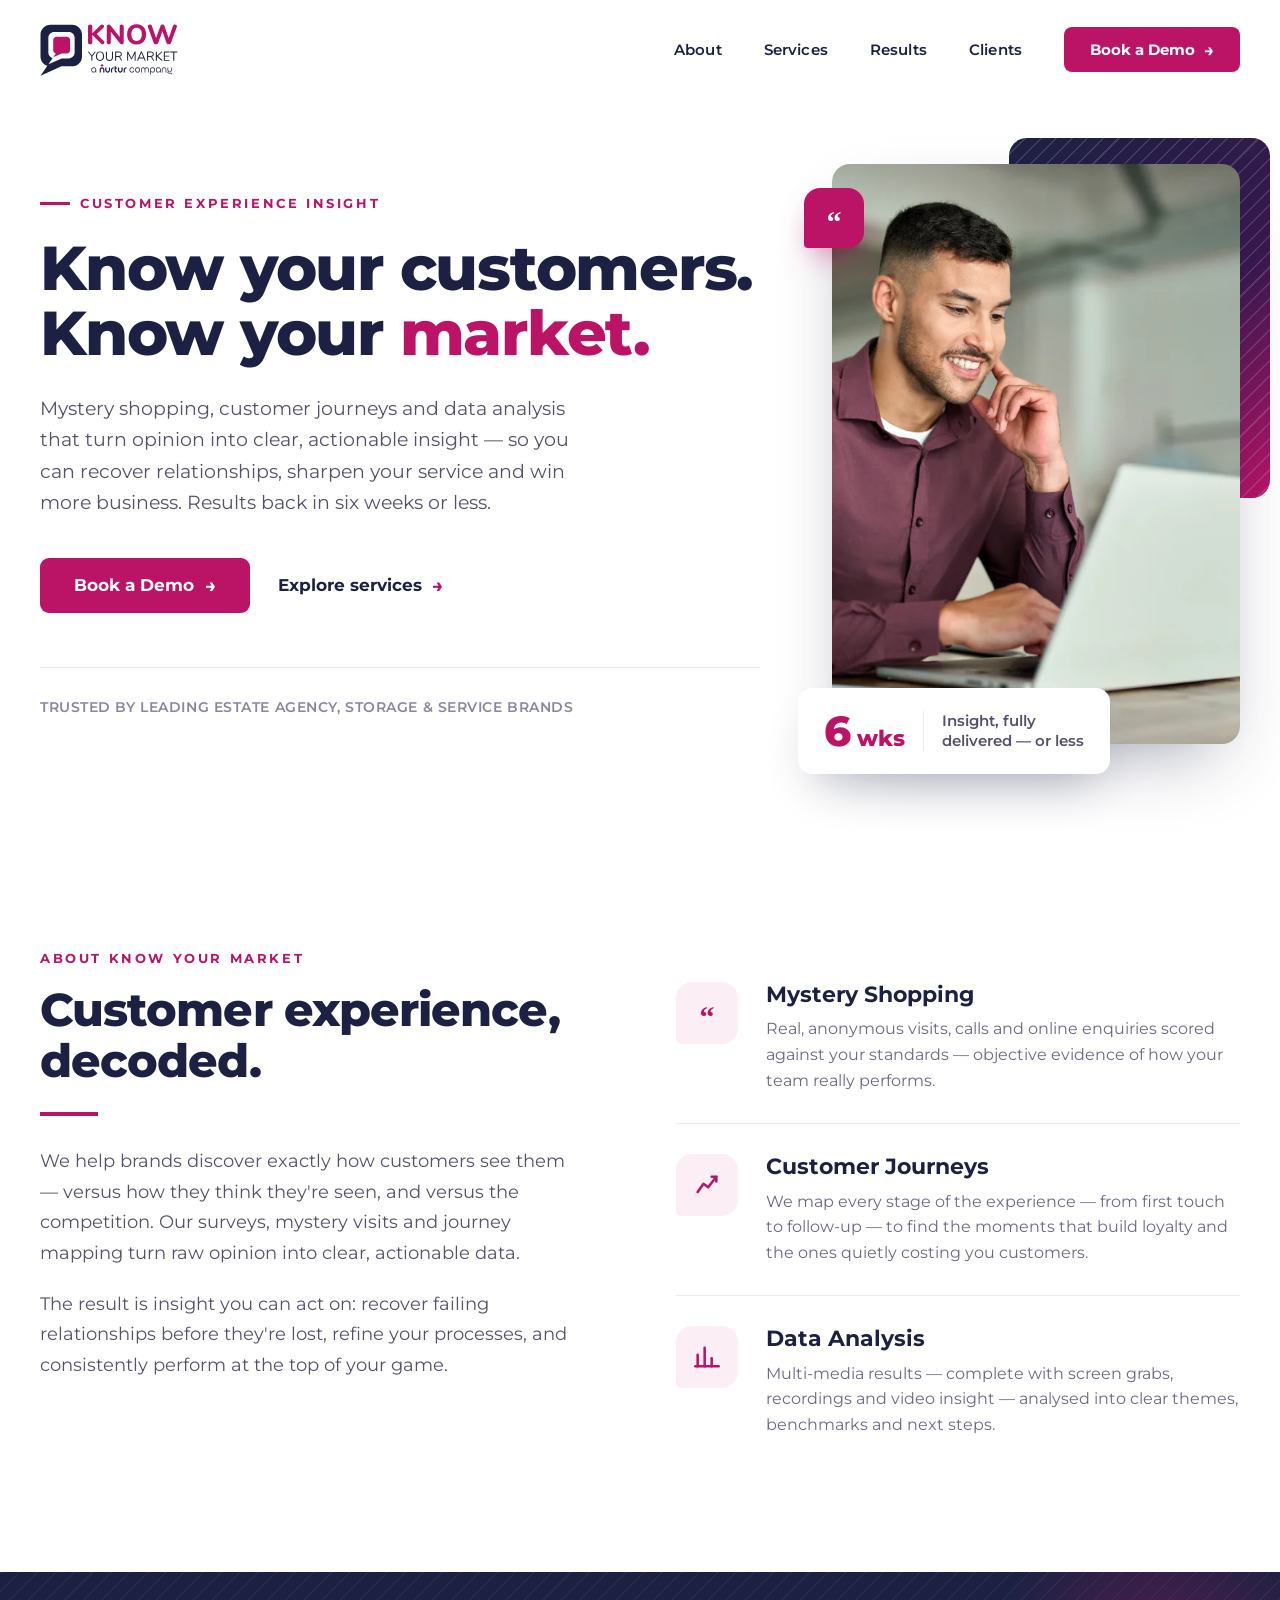
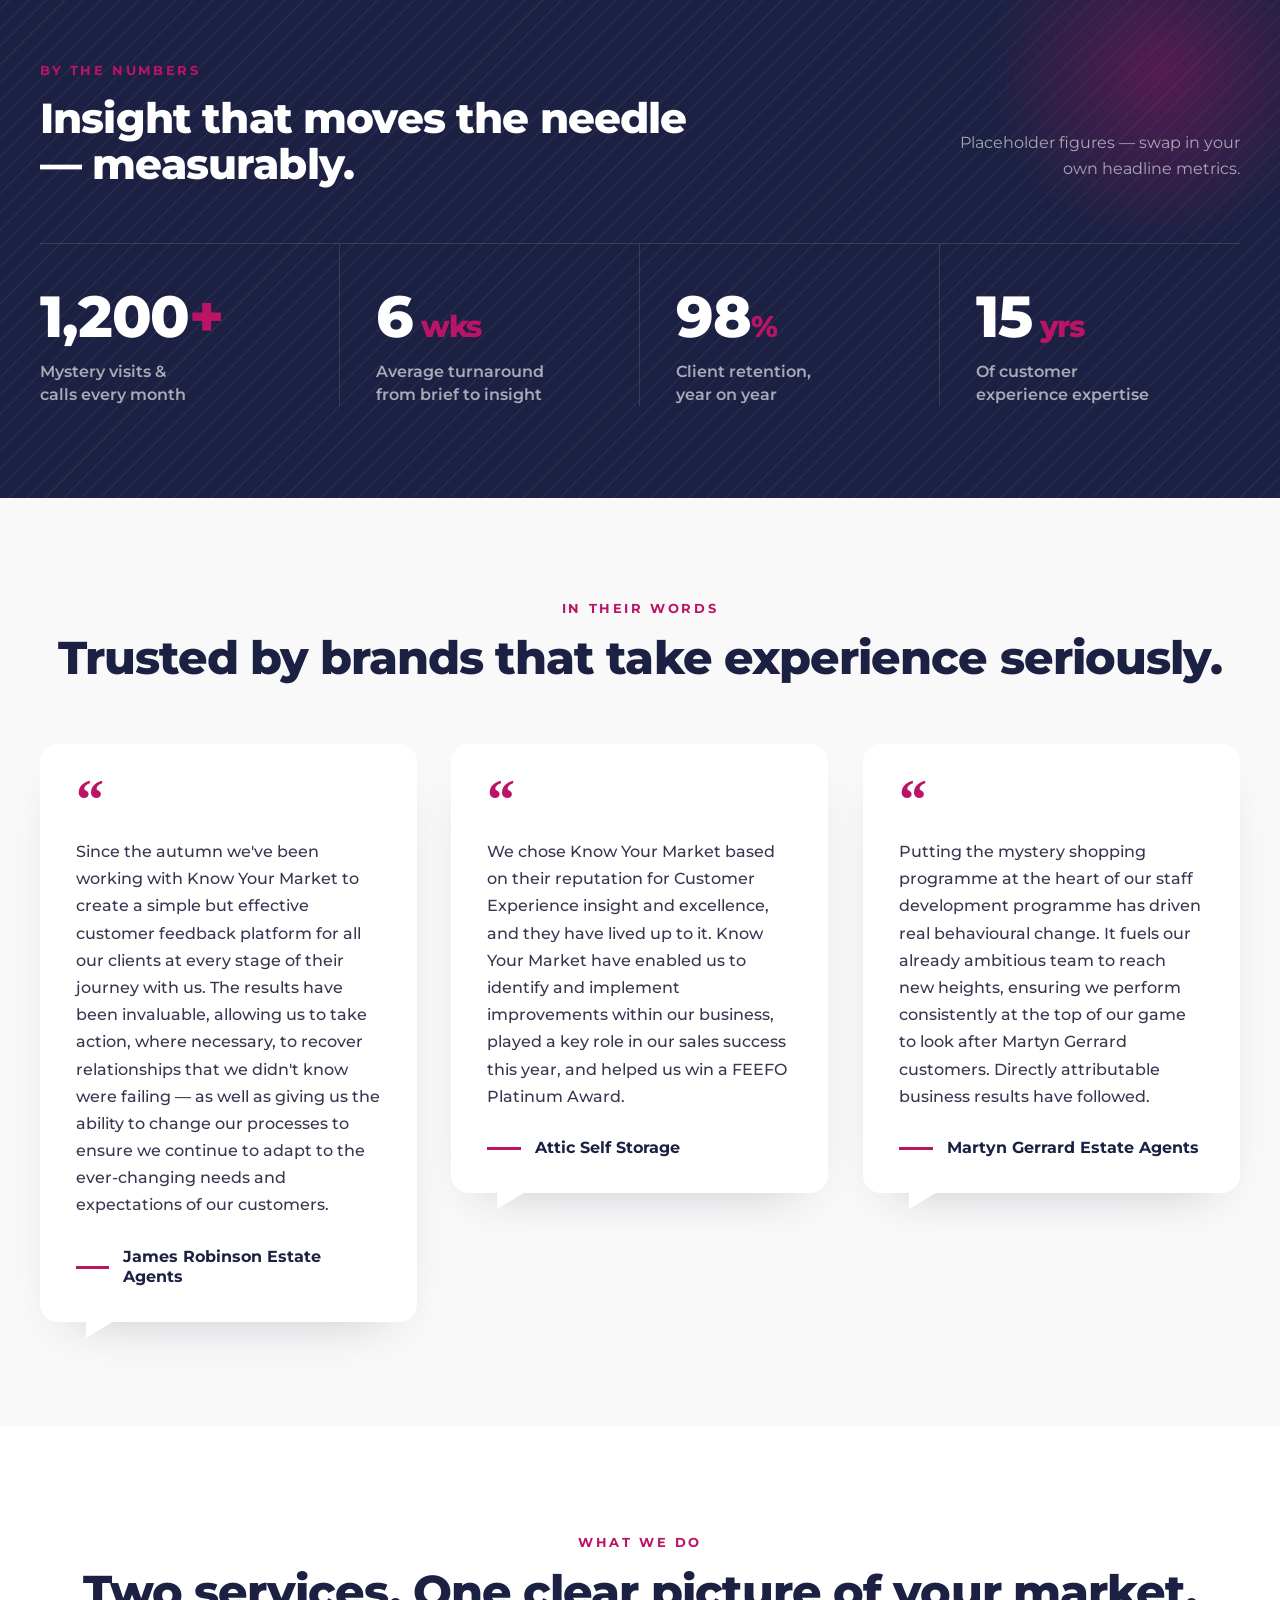
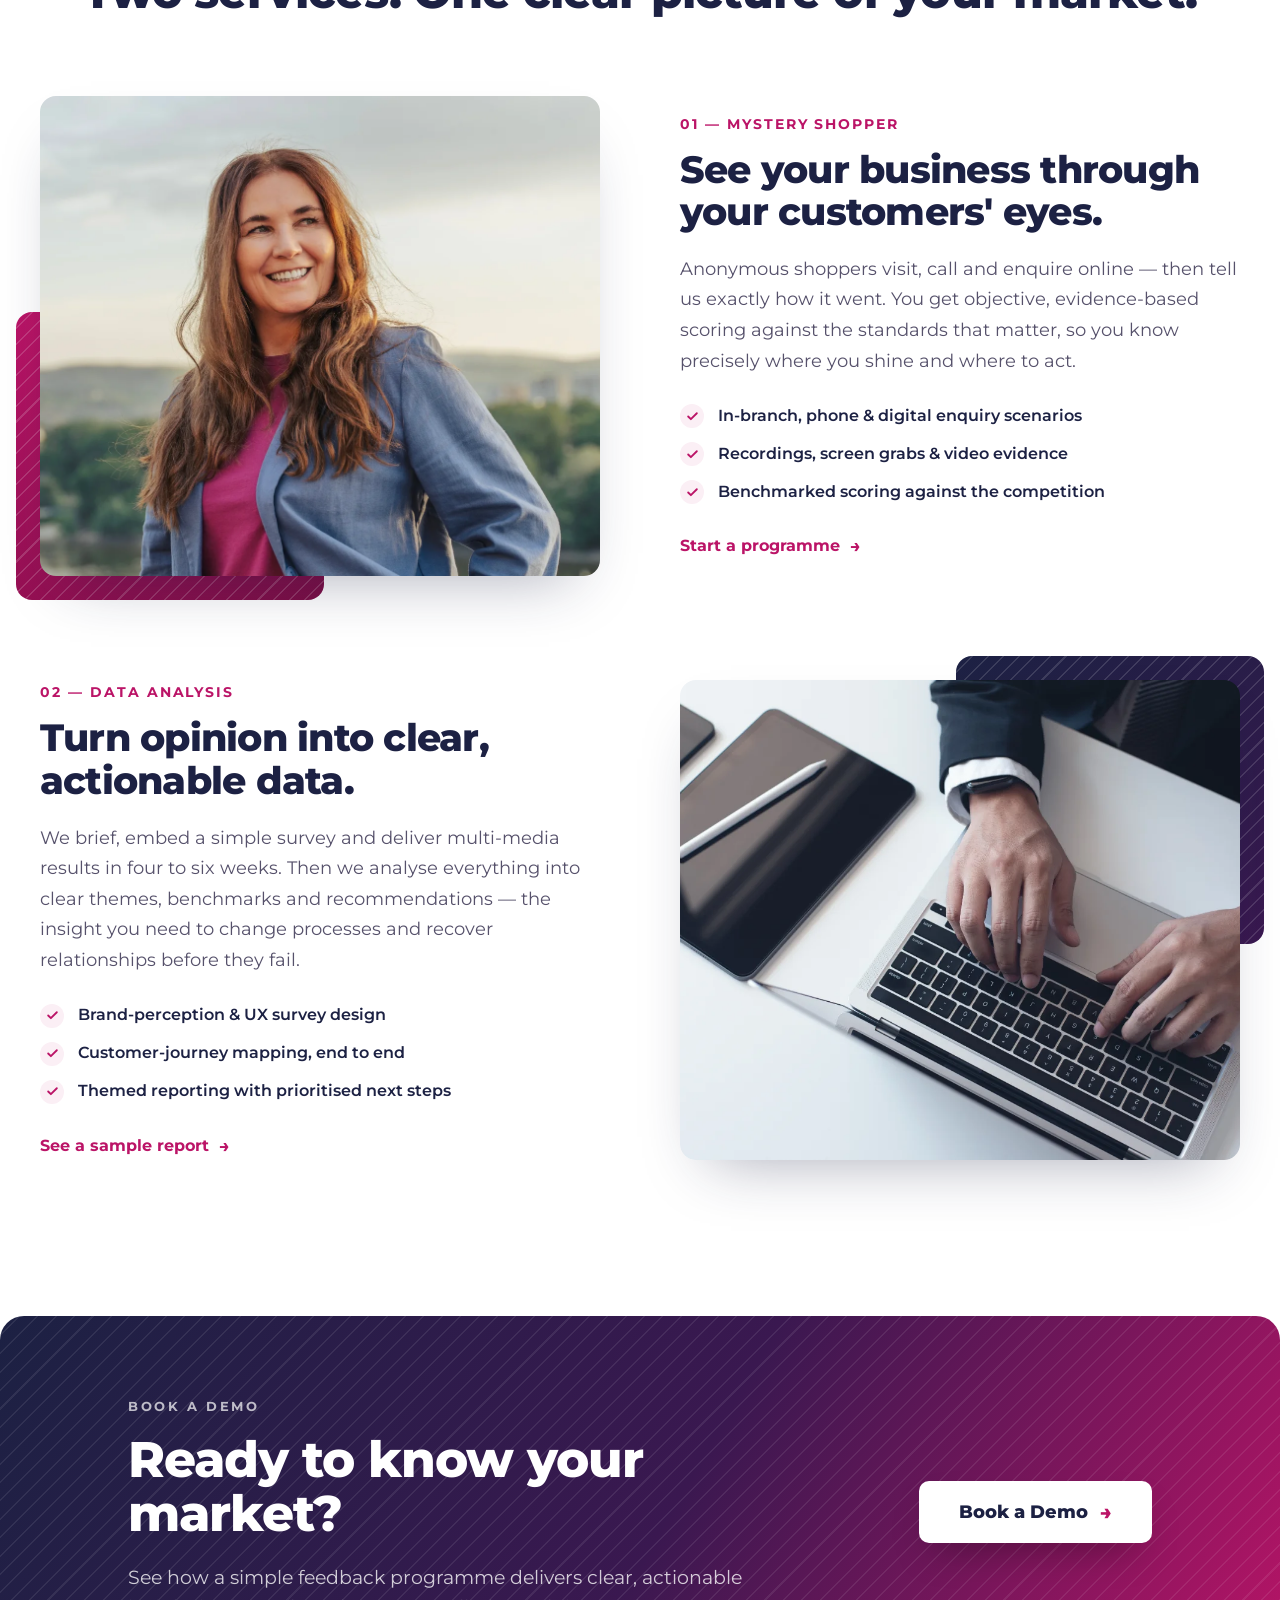
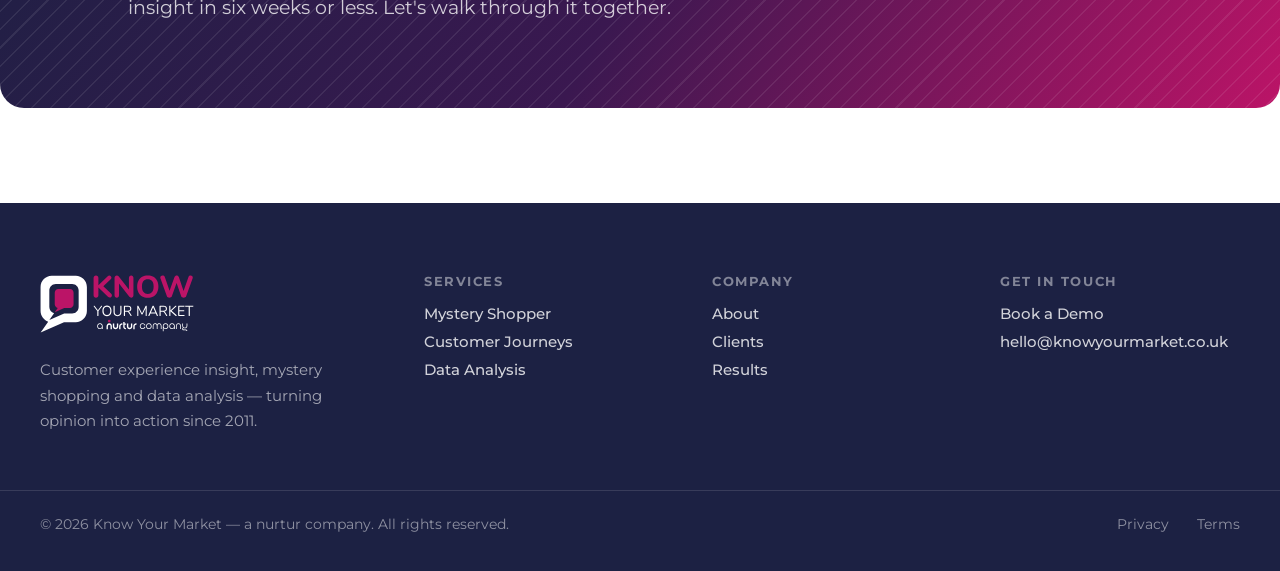
<file: index.html>
<!DOCTYPE html>
<html lang="en">
<head>
<meta charset="utf-8">
<meta name="viewport" content="width=device-width, initial-scale=1">
<title>Know Your Market — Customer Experience Insight & Mystery Shopping</title>
<link rel="icon" type="image/png" href="assets/favicon.png">
<link rel="preconnect" href="https://fonts.googleapis.com">
<link rel="preconnect" href="https://fonts.gstatic.com" crossorigin>
<link href="https://fonts.googleapis.com/css2?family=Montserrat:wght@400;500;600;700;800&display=swap" rel="stylesheet">
<link rel="stylesheet" href="css/home.css">
</head>
<body>
<div class="kym-root" style="width:1800px;margin:0 auto;background:#ffffff;font-family:Montserrat,system-ui,sans-serif;color:#1C2143;overflow-x:clip;--kym-accent:#BB1467;--kym-navy:#1C2143">

  <!-- ============ TOP NAV (sticky) ============ -->
  <header class="kym-header" style="position:sticky;top:0;z-index:100;width:1800px;height:100px;background:#ffffff;border-bottom:1px solid transparent;box-shadow:0 0 0 rgba(0,0,0,0);transition:height .38s cubic-bezier(.4,0,.2,1),box-shadow .38s ease,border-color .38s ease,background .38s ease;will-change:height;">
    <div class="kym-nav-inner" style="width:1600px;height:100%;margin:0 auto;display:flex;align-items:center;justify-content:space-between;">
      <a href="index.html" style="display:flex;align-items:center;">
        <img src="assets/logo-color.svg" alt="Know Your Market" style="height:52px;display:block;transition:height .38s cubic-bezier(.4,0,.2,1);">
      </a>
      <nav class="kym-navlinks" style="display:flex;align-items:center;gap:42px;">
        <a class="kym-navlink" href="about.html" style="font:600 15px/1 Montserrat,sans-serif;color:#1C2143;letter-spacing:.01em;" style-hover="color:#BB1467">About</a>
        <a class="kym-navlink" href="services.html" style="font:600 15px/1 Montserrat,sans-serif;color:#1C2143;letter-spacing:.01em;" style-hover="color:#BB1467">Services</a>
        <a class="kym-navlink" href="results.html" style="font:600 15px/1 Montserrat,sans-serif;color:#1C2143;letter-spacing:.01em;" style-hover="color:#BB1467">Results</a>
        <a class="kym-navlink" href="clients.html" style="font:600 15px/1 Montserrat,sans-serif;color:#1C2143;letter-spacing:.01em;" style-hover="color:#BB1467">Clients</a>
        <a href="book-a-demo.html" style="display:inline-flex;align-items:center;gap:9px;background:var(--kym-accent,#BB1467);color:#fff;font:700 15px/1 Montserrat,sans-serif;padding:15px 26px;border-radius:8px;" style-hover="background:#9c0f55">Book a Demo
          <span style="font-size:17px;line-height:0;">→</span>
        </a>
      </nav>
      <button class="kym-burger" aria-label="Menu" style="display:none;align-items:center;justify-content:center;flex-direction:column;gap:5px;width:46px;height:46px;padding:0;border:0;background:transparent;cursor:pointer;">
        <span style="display:block;width:24px;height:2.5px;background:#1C2143;border-radius:2px;"></span>
        <span style="display:block;width:24px;height:2.5px;background:#1C2143;border-radius:2px;"></span>
        <span style="display:block;width:24px;height:2.5px;background:#1C2143;border-radius:2px;"></span>
      </button>
    </div>
    <div class="kym-mobile-menu" style="display:none;flex-direction:column;background:#fff;border-top:1px solid #ECE7F0;box-shadow:0 20px 32px -16px rgba(28,33,67,.24);padding:8px 20px 24px;">
      <a href="about.html" style="font:600 18px/1 Montserrat,sans-serif;color:#1C2143;padding:18px 2px;border-bottom:1px solid #F1ECF2;">About</a>
      <a href="services.html" style="font:600 18px/1 Montserrat,sans-serif;color:#1C2143;padding:18px 2px;border-bottom:1px solid #F1ECF2;">Services</a>
      <a href="results.html" style="font:600 18px/1 Montserrat,sans-serif;color:#1C2143;padding:18px 2px;border-bottom:1px solid #F1ECF2;">Results</a>
      <a href="clients.html" style="font:600 18px/1 Montserrat,sans-serif;color:#1C2143;padding:18px 2px;border-bottom:1px solid #F1ECF2;">Clients</a>
      <a href="book-a-demo.html" style="margin-top:16px;display:inline-flex;align-items:center;justify-content:center;gap:9px;background:#BB1467;color:#fff;font:700 16px/1 Montserrat,sans-serif;padding:18px 26px;border-radius:8px;">Book a Demo <span style="font-size:18px;line-height:0;">→</span></a>
    </div>
  </header>

  <!-- ============ HERO ============ -->
  <section id="top" class="kym-container kym-hero" style="width:1600px;margin:0 auto;display:grid;grid-template-columns:720px 1fr;gap:72px;align-items:center;padding:64px 0 104px;">
    <div>
      <div style="display:inline-flex;align-items:center;gap:10px;margin-bottom:26px;">
        <span style="width:30px;height:3px;background:var(--kym-accent,#BB1467);display:block;"></span>
        <span style="font:700 13px/1 Montserrat,sans-serif;letter-spacing:.2em;text-transform:uppercase;color:var(--kym-accent,#BB1467);">Customer experience insight</span>
      </div>
      <h1 class="kym-hero-h1" style="margin:0;font:800 62px/1.04 Montserrat,sans-serif;letter-spacing:-0.02em;color:#1C2143;">Know your customers.<br>Know your <span style="color:var(--kym-accent,#BB1467)">market.</span></h1>
      <p style="margin:28px 0 0;max-width:560px;font:400 19px/1.65 Montserrat,sans-serif;color:#56516b;">Mystery shopping, customer journeys and data analysis that turn opinion into clear, actionable insight — so you can recover relationships, sharpen your service and win more business. Results back in six weeks or less.</p>
      <div class="kym-hero-cta" style="display:flex;align-items:center;gap:28px;margin-top:40px;">
        <a href="book-a-demo.html" style="display:inline-flex;align-items:center;gap:11px;background:var(--kym-accent,#BB1467);color:#fff;font:700 17px/1 Montserrat,sans-serif;padding:19px 34px;border-radius:9px;" style-hover="background:#9c0f55">Book a Demo
          <span style="font-size:19px;line-height:0;">→</span>
        </a>
        <a href="services.html" style="display:inline-flex;align-items:center;gap:10px;font:700 17px/1 Montserrat,sans-serif;color:#1C2143;" style-hover="color:#BB1467">Explore services
          <span style="font-size:19px;line-height:0;color:var(--kym-accent,#BB1467)">→</span>
        </a>
      </div>
      <div style="margin-top:54px;padding-top:30px;border-top:1px solid #ECE7F0;display:flex;align-items:center;gap:14px;">
        <span style="font:600 14px/1.4 Montserrat,sans-serif;color:#8a85a0;letter-spacing:.04em;text-transform:uppercase;">Trusted by leading estate&nbsp;agency, storage &amp; service brands</span>
      </div>
    </div>

    <div class="kym-hero-media" style="position:relative;height:580px;">
      <!-- gradient diagonal accent behind -->
      <div style="position:absolute;top:-26px;right:-30px;width:64%;height:62%;border-radius:18px;background:linear-gradient(145deg,var(--kym-navy,#1C2143) 0%,#3a1850 55%,var(--kym-accent,#BB1467) 100%);z-index:0;"></div>
      <div style="position:absolute;top:-26px;right:-30px;width:64%;height:62%;border-radius:18px;z-index:0;background:repeating-linear-gradient(135deg,rgba(255,255,255,.14) 0px,rgba(255,255,255,.14) 1.5px,transparent 1.5px,transparent 11px);"></div>
      <!-- photo -->
      <div style="position:absolute;inset:0;width:100%;height:100%;z-index:1;border-radius:18px;overflow:hidden;box-shadow:0 30px 70px -28px rgba(28,33,67,.45)"><img src="assets/img/hero-photo.webp" alt="" loading="lazy" style="width:100%;height:100%;object-fit:cover;display:block;"></div>
      <!-- speech bubble badge -->
      <div style="position:absolute;top:24px;left:-28px;z-index:2;width:60px;height:60px;border-radius:16px 16px 16px 4px;background:var(--kym-accent,#BB1467);display:flex;align-items:center;justify-content:center;box-shadow:0 16px 30px -10px rgba(187,20,103,.55)">
        <span style="color:#fff;font:800 30px/1 Georgia,serif;margin-top:8px;">“</span>
      </div>
      <!-- floating stat card -->
      <div style="position:absolute;bottom:-30px;left:-34px;z-index:2;background:#fff;border-radius:14px;padding:22px 26px;box-shadow:0 24px 48px -18px rgba(28,33,67,.30);display:flex;align-items:center;gap:18px;">
        <div style="font:800 42px/1 Montserrat,sans-serif;color:var(--kym-accent,#BB1467);">6<span style="font-size:22px;"> wks</span></div>
        <div style="width:1px;height:40px;background:#ECE7F0;"></div>
        <div style="font:600 15px/1.35 Montserrat,sans-serif;color:#56516b;">Insight, fully<br>delivered — or less</div>
      </div>
    </div>
  </section>

  <!-- ============ ABOUT ============ -->
  <section id="about" class="kym-container kym-about" style="width:1600px;margin:0 auto;padding:104px 0;display:grid;grid-template-columns:540px 1fr;gap:96px;align-items:start;">
    <div>
      <div style="font:700 13px/1 Montserrat,sans-serif;letter-spacing:.2em;text-transform:uppercase;color:var(--kym-accent,#BB1467);margin-bottom:20px;">About Know Your Market</div>
      <h2 style="margin:0;font:800 46px/1.1 Montserrat,sans-serif;letter-spacing:-0.02em;color:#1C2143;">Customer experience, decoded.</h2>
      <div style="width:58px;height:4px;background:var(--kym-accent,#BB1467);margin:26px 0 30px;"></div>
      <p style="margin:0 0 20px;font:400 18px/1.7 Montserrat,sans-serif;color:#56516b;">We help brands discover exactly how customers see them — versus how they think they're seen, and versus the competition. Our surveys, mystery visits and journey mapping turn raw opinion into clear, actionable data.</p>
      <p style="margin:0;font:400 18px/1.7 Montserrat,sans-serif;color:#56516b;">The result is insight you can act on: recover failing relationships before they're lost, refine your processes, and consistently perform at the top of your game.</p>
    </div>

    <div style="display:flex;flex-direction:column;gap:0;">
      <div style="display:flex;gap:28px;padding:30px 0;border-bottom:1px solid #ECE7F0;">
        <div style="flex:none;width:62px;height:62px;border-radius:16px 16px 16px 5px;background:#FBEFF5;display:flex;align-items:center;justify-content:center;">
          <span style="color:var(--kym-accent,#BB1467);font:800 30px/1 Georgia,serif;margin-top:8px;">“</span>
        </div>
        <div>
          <h3 style="margin:0 0 8px;font:700 22px/1.2 Montserrat,sans-serif;color:#1C2143;">Mystery Shopping</h3>
          <p style="margin:0;font:400 16px/1.6 Montserrat,sans-serif;color:#6d6883;max-width:560px;">Real, anonymous visits, calls and online enquiries scored against your standards — objective evidence of how your team really performs.</p>
        </div>
      </div>
      <div style="display:flex;gap:28px;padding:30px 0;border-bottom:1px solid #ECE7F0;">
        <div style="flex:none;width:62px;height:62px;border-radius:16px 16px 16px 5px;background:#FBEFF5;display:flex;align-items:center;justify-content:center;">
          <svg width="28" height="28" viewBox="0 0 24 24" fill="none" stroke="#BB1467" stroke-width="2.2" stroke-linecap="round" stroke-linejoin="round"><path d="M4 18 L9 11 L13 14 L20 5"></path><path d="M20 9 V5 H16"></path></svg>
        </div>
        <div>
          <h3 style="margin:0 0 8px;font:700 22px/1.2 Montserrat,sans-serif;color:#1C2143;">Customer Journeys</h3>
          <p style="margin:0;font:400 16px/1.6 Montserrat,sans-serif;color:#6d6883;max-width:560px;">We map every stage of the experience — from first touch to follow-up — to find the moments that build loyalty and the ones quietly costing you customers.</p>
        </div>
      </div>
      <div style="display:flex;gap:28px;padding:30px 0;">
        <div style="flex:none;width:62px;height:62px;border-radius:16px 16px 16px 5px;background:#FBEFF5;display:flex;align-items:center;justify-content:center;">
          <svg width="28" height="28" viewBox="0 0 24 24" fill="none" stroke="#BB1467" stroke-width="2.2" stroke-linecap="round" stroke-linejoin="round"><path d="M4 20 V10"></path><path d="M10 20 V4"></path><path d="M16 20 V13"></path><path d="M22 20 H2"></path></svg>
        </div>
        <div>
          <h3 style="margin:0 0 8px;font:700 22px/1.2 Montserrat,sans-serif;color:#1C2143;">Data Analysis</h3>
          <p style="margin:0;font:400 16px/1.6 Montserrat,sans-serif;color:#6d6883;max-width:560px;">Multi-media results — complete with screen grabs, recordings and video insight — analysed into clear themes, benchmarks and next steps.</p>
        </div>
      </div>
    </div>
  </section>

  <!-- ============ STATS ============ -->
  <section id="stats" class="kym-bleed kym-stats" style="width:1800px;background:var(--kym-navy,#1C2143);position:relative;overflow:hidden;">
    <div style="position:absolute;inset:0;background:repeating-linear-gradient(135deg,rgba(255,255,255,.045) 0px,rgba(255,255,255,.045) 1.5px,transparent 1.5px,transparent 13px);"></div>
    <div style="position:absolute;top:-80px;right:-60px;width:360px;height:360px;border-radius:50%;background:radial-gradient(circle,rgba(187,20,103,.35),transparent 68%);"></div>
    <div class="kym-container kym-stats-inner" style="position:relative;width:1600px;margin:0 auto;padding:92px 0;">
      <div class="kym-stats-head" style="display:flex;align-items:flex-end;justify-content:space-between;margin-bottom:56px;">
        <div>
          <div style="font:700 13px/1 Montserrat,sans-serif;letter-spacing:.2em;text-transform:uppercase;color:var(--kym-accent,#BB1467);margin-bottom:18px;">By the numbers</div>
          <h2 style="margin:0;font:800 42px/1.1 Montserrat,sans-serif;letter-spacing:-0.02em;color:#fff;max-width:680px;">Insight that moves the needle — measurably.</h2>
        </div>
        <p style="margin:0 0 6px;font:400 16px/1.6 Montserrat,sans-serif;color:rgba(255,255,255,.6);max-width:300px;text-align:right;">Placeholder figures — swap in your own headline metrics.</p>
      </div>
      <div class="kym-stats-grid" style="display:grid;grid-template-columns:repeat(4,1fr);gap:0;border-top:1px solid rgba(255,255,255,.12);">
        <div style="padding:44px 36px 0 0;border-right:1px solid rgba(255,255,255,.12);">
          <div style="font:800 58px/1 Montserrat,sans-serif;color:#fff;letter-spacing:-0.02em;">1,200<span style="color:var(--kym-accent,#BB1467)">+</span></div>
          <div style="margin-top:14px;font:600 16px/1.45 Montserrat,sans-serif;color:rgba(255,255,255,.62);">Mystery visits &amp;<br>calls every month</div>
        </div>
        <div style="padding:44px 36px 0;border-right:1px solid rgba(255,255,255,.12);">
          <div style="font:800 58px/1 Montserrat,sans-serif;color:#fff;letter-spacing:-0.02em;">6<span style="font-size:30px;color:var(--kym-accent,#BB1467)"> wks</span></div>
          <div style="margin-top:14px;font:600 16px/1.45 Montserrat,sans-serif;color:rgba(255,255,255,.62);">Average turnaround<br>from brief to insight</div>
        </div>
        <div style="padding:44px 36px 0;border-right:1px solid rgba(255,255,255,.12);">
          <div style="font:800 58px/1 Montserrat,sans-serif;color:#fff;letter-spacing:-0.02em;">98<span style="font-size:30px;color:var(--kym-accent,#BB1467)">%</span></div>
          <div style="margin-top:14px;font:600 16px/1.45 Montserrat,sans-serif;color:rgba(255,255,255,.62);">Client retention,<br>year on year</div>
        </div>
        <div style="padding:44px 0 0 36px;">
          <div style="font:800 58px/1 Montserrat,sans-serif;color:#fff;letter-spacing:-0.02em;">15<span style="font-size:30px;color:var(--kym-accent,#BB1467)"> yrs</span></div>
          <div style="margin-top:14px;font:600 16px/1.45 Montserrat,sans-serif;color:rgba(255,255,255,.62);">Of customer<br>experience expertise</div>
        </div>
      </div>
    </div>
  </section>

  <!-- ============ TESTIMONIALS ============ -->
  <section id="testimonials" class="kym-bleed kym-testi" style="width: 1800px; position: relative; overflow: hidden; background-color: #f9f9f9">
    <div class="kym-container kym-testi-inner" style="position:relative;width:1600px;margin:0 auto;padding:104px 0;">
      <div style="text-align:center;margin-bottom:60px;">
        <div style="font:700 13px/1 Montserrat,sans-serif;letter-spacing:.2em;text-transform:uppercase;color:var(--kym-accent,#BB1467);margin-bottom:18px;">In their words</div>
        <h2 style="margin:0;font:800 46px/1.1 Montserrat,sans-serif;letter-spacing:-0.02em;color:#1C2143;">Trusted by brands that take experience seriously.</h2>
      </div>
      <div class="kym-testi-grid" style="display:grid;grid-template-columns:repeat(3,1fr);gap:34px;align-items:start;">

        <div style="position:relative;background:#fff;border-radius:18px;padding:40px 36px 34px;box-shadow:0 22px 50px -30px rgba(28,33,67,.28);" style-after="content:'';position:absolute;bottom:-16px;left:46px;width:0;height:0;border-right:30px solid transparent;border-top:18px solid #fff;">
          <span style="color:var(--kym-accent,#BB1467);font:800 56px/0.6 Georgia,serif;display:block;height:34px;">“</span>
          <p style="margin:20px 0 28px;font:500 16px/1.7 Montserrat,sans-serif;color:#3a3651;">Since the autumn we've been working with Know Your Market to create a simple but effective customer feedback platform for all our clients at every stage of their journey with us. The results have been invaluable, allowing us to take action, where necessary, to recover relationships that we didn't know were failing — as well as giving us the ability to change our processes to ensure we continue to adapt to the ever-changing needs and expectations of our customers.</p>
          <div style="display:flex;align-items:center;gap:14px;">
            <span style="width:34px;height:3px;background:var(--kym-accent,#BB1467);"></span>
            <span style="font:700 16px/1.3 Montserrat,sans-serif;color:#1C2143;">James Robinson Estate Agents</span>
          </div>
        </div>

        <div style="position:relative;background:#fff;border-radius:18px;padding:40px 36px 34px;box-shadow:0 22px 50px -30px rgba(28,33,67,.28);" style-after="content:'';position:absolute;bottom:-16px;left:46px;width:0;height:0;border-right:30px solid transparent;border-top:18px solid #fff;">
          <span style="color:var(--kym-accent,#BB1467);font:800 56px/0.6 Georgia,serif;display:block;height:34px;">“</span>
          <p style="margin:20px 0 28px;font:500 16px/1.7 Montserrat,sans-serif;color:#3a3651;">We chose Know Your Market based on their reputation for Customer Experience insight and excellence, and they have lived up to it. Know Your Market have enabled us to identify and implement improvements within our business, played a key role in our sales success this year, and helped us win a FEEFO Platinum Award.</p>
          <div style="display:flex;align-items:center;gap:14px;">
            <span style="width:34px;height:3px;background:var(--kym-accent,#BB1467);"></span>
            <span style="font:700 16px/1.3 Montserrat,sans-serif;color:#1C2143;">Attic Self Storage</span>
          </div>
        </div>

        <div style="position:relative;background:#fff;border-radius:18px;padding:40px 36px 34px;box-shadow:0 22px 50px -30px rgba(28,33,67,.28);" style-after="content:'';position:absolute;bottom:-16px;left:46px;width:0;height:0;border-right:30px solid transparent;border-top:18px solid #fff;">
          <span style="color:var(--kym-accent,#BB1467);font:800 56px/0.6 Georgia,serif;display:block;height:34px;">“</span>
          <p style="margin:20px 0 28px;font:500 16px/1.7 Montserrat,sans-serif;color:#3a3651;">Putting the mystery shopping programme at the heart of our staff development programme has driven real behavioural change. It fuels our already ambitious team to reach new heights, ensuring we perform consistently at the top of our game to look after Martyn Gerrard customers. Directly attributable business results have followed.</p>
          <div style="display:flex;align-items:center;gap:14px;">
            <span style="width:34px;height:3px;background:var(--kym-accent,#BB1467);"></span>
            <span style="font:700 16px/1.3 Montserrat,sans-serif;color:#1C2143;">Martyn Gerrard Estate Agents</span>
          </div>
        </div>

      </div>
    </div>
  </section>

  <!-- ============ SERVICES ============ -->
  <section id="services" class="kym-container kym-services" style="width:1600px;margin:0 auto;padding:110px 0 30px;">
    <div style="text-align:center;margin-bottom:78px;">
      <div style="font:700 13px/1 Montserrat,sans-serif;letter-spacing:.2em;text-transform:uppercase;color:var(--kym-accent,#BB1467);margin-bottom:18px;">What we do</div>
      <h2 style="margin:0;font:800 46px/1.1 Montserrat,sans-serif;letter-spacing:-0.02em;color:#1C2143;">Two services. One clear picture of your market.</h2>
    </div>

    <!-- Service 1 : Mystery Shopper (image left) -->
    <div class="kym-svc kym-svc-1" style="display:grid;grid-template-columns:1fr 1fr;gap:80px;align-items:center;padding-bottom:104px;">
      <div class="kym-svc-media" style="position:relative;height:480px;">
        <div style="position:absolute;bottom:-24px;left:-24px;width:55%;height:60%;border-radius:16px;background:linear-gradient(145deg,var(--kym-accent,#BB1467),#7a0d45);z-index:0;"></div>
        <div style="position:absolute;bottom:-24px;left:-24px;width:55%;height:60%;border-radius:16px;z-index:0;background:repeating-linear-gradient(135deg,rgba(255,255,255,.16) 0px,rgba(255,255,255,.16) 1.5px,transparent 1.5px,transparent 11px);"></div>
        <div style="position:absolute;inset:0;width:100%;height:100%;z-index:1;border-radius:16px;overflow:hidden;box-shadow:0 28px 60px -30px rgba(28,33,67,.4)"><img src="assets/img/svc-mystery.webp" alt="" loading="lazy" style="width:100%;height:100%;object-fit:cover;display:block;"></div>
      </div>
      <div>
        <div style="font:700 14px/1 Montserrat,sans-serif;letter-spacing:.14em;color:var(--kym-accent,#BB1467);margin-bottom:18px;text-transform:uppercase;">01 — Mystery Shopper</div>
        <h3 style="margin:0 0 20px;font:800 38px/1.12 Montserrat,sans-serif;letter-spacing:-0.02em;color:#1C2143;">See your business through your customers' eyes.</h3>
        <p style="margin:0 0 28px;font:400 18px/1.7 Montserrat,sans-serif;color:#56516b;max-width:560px;">Anonymous shoppers visit, call and enquire online — then tell us exactly how it went. You get objective, evidence-based scoring against the standards that matter, so you know precisely where you shine and where to act.</p>
        <ul style="list-style:none;margin:0 0 32px;padding:0;display:flex;flex-direction:column;gap:14px;">
          <li style="display:flex;align-items:center;gap:14px;font:600 16px/1.4 Montserrat,sans-serif;color:#1C2143;"><span style="flex:none;width:24px;height:24px;border-radius:50%;background:#FBEFF5;display:flex;align-items:center;justify-content:center;"><svg width="13" height="13" viewBox="0 0 24 24" fill="none" stroke="#BB1467" stroke-width="3.4" stroke-linecap="round" stroke-linejoin="round"><path d="M20 6 9 17l-5-5"></path></svg></span>In-branch, phone &amp; digital enquiry scenarios</li>
          <li style="display:flex;align-items:center;gap:14px;font:600 16px/1.4 Montserrat,sans-serif;color:#1C2143;"><span style="flex:none;width:24px;height:24px;border-radius:50%;background:#FBEFF5;display:flex;align-items:center;justify-content:center;"><svg width="13" height="13" viewBox="0 0 24 24" fill="none" stroke="#BB1467" stroke-width="3.4" stroke-linecap="round" stroke-linejoin="round"><path d="M20 6 9 17l-5-5"></path></svg></span>Recordings, screen grabs &amp; video evidence</li>
          <li style="display:flex;align-items:center;gap:14px;font:600 16px/1.4 Montserrat,sans-serif;color:#1C2143;"><span style="flex:none;width:24px;height:24px;border-radius:50%;background:#FBEFF5;display:flex;align-items:center;justify-content:center;"><svg width="13" height="13" viewBox="0 0 24 24" fill="none" stroke="#BB1467" stroke-width="3.4" stroke-linecap="round" stroke-linejoin="round"><path d="M20 6 9 17l-5-5"></path></svg></span>Benchmarked scoring against the competition</li>
        </ul>
        <a href="book-a-demo.html" style="display:inline-flex;align-items:center;gap:10px;font:700 16px/1 Montserrat,sans-serif;color:var(--kym-accent,#BB1467);" style-hover="color:#1C2143">Start a programme <span style="font-size:18px;line-height:0;">→</span></a>
      </div>
    </div>

    <!-- Service 2 : Data Analysis (image right) -->
    <div class="kym-svc kym-svc-2" style="display:grid;grid-template-columns:1fr 1fr;gap:80px;align-items:center;padding-bottom:30px;">
      <div>
        <div style="font:700 14px/1 Montserrat,sans-serif;letter-spacing:.14em;color:var(--kym-accent,#BB1467);margin-bottom:18px;">02 — DATA ANALYSIS</div>
        <h3 style="margin:0 0 20px;font:800 38px/1.12 Montserrat,sans-serif;letter-spacing:-0.02em;color:#1C2143;">Turn opinion into clear, actionable data.</h3>
        <p style="margin:0 0 28px;font:400 18px/1.7 Montserrat,sans-serif;color:#56516b;max-width:560px;">We brief, embed a simple survey and deliver multi-media results in four to six weeks. Then we analyse everything into clear themes, benchmarks and recommendations — the insight you need to change processes and recover relationships before they fail.</p>
        <ul style="list-style:none;margin:0 0 32px;padding:0;display:flex;flex-direction:column;gap:14px;">
          <li style="display:flex;align-items:center;gap:14px;font:600 16px/1.4 Montserrat,sans-serif;color:#1C2143;"><span style="flex:none;width:24px;height:24px;border-radius:50%;background:#FBEFF5;display:flex;align-items:center;justify-content:center;"><svg width="13" height="13" viewBox="0 0 24 24" fill="none" stroke="#BB1467" stroke-width="3.4" stroke-linecap="round" stroke-linejoin="round"><path d="M20 6 9 17l-5-5"></path></svg></span>Brand-perception &amp; UX survey design</li>
          <li style="display:flex;align-items:center;gap:14px;font:600 16px/1.4 Montserrat,sans-serif;color:#1C2143;"><span style="flex:none;width:24px;height:24px;border-radius:50%;background:#FBEFF5;display:flex;align-items:center;justify-content:center;"><svg width="13" height="13" viewBox="0 0 24 24" fill="none" stroke="#BB1467" stroke-width="3.4" stroke-linecap="round" stroke-linejoin="round"><path d="M20 6 9 17l-5-5"></path></svg></span>Customer-journey mapping, end to end</li>
          <li style="display:flex;align-items:center;gap:14px;font:600 16px/1.4 Montserrat,sans-serif;color:#1C2143;"><span style="flex:none;width:24px;height:24px;border-radius:50%;background:#FBEFF5;display:flex;align-items:center;justify-content:center;"><svg width="13" height="13" viewBox="0 0 24 24" fill="none" stroke="#BB1467" stroke-width="3.4" stroke-linecap="round" stroke-linejoin="round"><path d="M20 6 9 17l-5-5"></path></svg></span>Themed reporting with prioritised next steps</li>
        </ul>
        <a href="book-a-demo.html" style="display:inline-flex;align-items:center;gap:10px;font:700 16px/1 Montserrat,sans-serif;color:var(--kym-accent,#BB1467);" style-hover="color:#1C2143">See a sample report <span style="font-size:18px;line-height:0;">→</span></a>
      </div>
      <div class="kym-svc-media" style="position:relative;height:480px;">
        <div style="position:absolute;top:-24px;right:-24px;width:55%;height:60%;border-radius:16px;background:linear-gradient(145deg,var(--kym-navy,#1C2143),#3a1850);z-index:0;"></div>
        <div style="position:absolute;top:-24px;right:-24px;width:55%;height:60%;border-radius:16px;z-index:0;background:repeating-linear-gradient(135deg,rgba(255,255,255,.13) 0px,rgba(255,255,255,.13) 1.5px,transparent 1.5px,transparent 11px);"></div>
        <div style="position:absolute;inset:0;width:100%;height:100%;z-index:1;border-radius:16px;overflow:hidden;box-shadow:0 28px 60px -30px rgba(28,33,67,.4)"><img src="assets/img/svc-data.webp" alt="" loading="lazy" style="width:100%;height:100%;object-fit:cover;display:block;"></div>
      </div>
    </div>
  </section>

  <!-- ============ CTA ============ -->
  <section id="contact" class="kym-bleed kym-cta" style="width:1800px;padding:96px 0;">
    <div class="kym-container kym-cta-card" style="width:1600px;margin:0 auto;position:relative;border-radius:24px;overflow:hidden;background:linear-gradient(120deg,var(--kym-navy,#1C2143) 0%,#3a1850 52%,var(--kym-accent,#BB1467) 100%);">
      <div style="position:absolute;inset:0;background:repeating-linear-gradient(135deg,rgba(255,255,255,.08) 0px,rgba(255,255,255,.08) 1.5px,transparent 1.5px,transparent 13px);"></div>
      <div style="position:absolute;top:-90px;left:-40px;width:64px;height:64px;border-radius:18px 18px 18px 6px;background:rgba(255,255,255,.12);"></div>
      <div class="kym-cta-inner" style="position:relative;padding:84px 88px;display:flex;align-items:center;justify-content:space-between;gap:60px;">
        <div>
          <div style="font:700 13px/1 Montserrat,sans-serif;letter-spacing:.2em;text-transform:uppercase;color:rgba(255,255,255,.7);margin-bottom:20px;">Book a demo</div>
          <h2 style="margin:0;font:800 50px/1.08 Montserrat,sans-serif;letter-spacing:-0.02em;color:#fff;max-width:760px;">Ready to know your market?</h2>
          <p style="margin:22px 0 0;font:400 19px/1.6 Montserrat,sans-serif;color:rgba(255,255,255,.78);max-width:620px;">See how a simple feedback programme delivers clear, actionable insight in six weeks or less. Let's walk through it together.</p>
        </div>
        <a href="book-a-demo.html" class="kym-cta-btn" style="flex:none;display:inline-flex;align-items:center;gap:12px;background:#fff;color:#1C2143;font:800 18px/1 Montserrat,sans-serif;padding:22px 40px;border-radius:10px;box-shadow:0 18px 40px -16px rgba(0,0,0,.4);" style-hover="background:#FBEFF5">Book a Demo <span style="font-size:20px;line-height:0;color:var(--kym-accent,#BB1467)">→</span></a>
      </div>
    </div>
  </section>

  <!-- ============ FOOTER ============ -->
  <footer class="kym-bleed kym-footer" style="width:1800px;background:var(--kym-navy,#1C2143);">
    <div class="kym-container kym-foot-grid" style="width:1600px;margin:0 auto;padding:72px 0 0;display:grid;grid-template-columns:1.4fr 1fr 1fr 1fr;gap:48px;align-items:start;">
      <div class="kym-foot-brand">
        <img src="assets/logo-white.svg" alt="Know Your Market" style="height:58px;display:block;margin-bottom:24px;">
        <p style="margin:0;font:400 15px/1.7 Montserrat,sans-serif;color:rgba(255,255,255,.6);max-width:320px;">Customer experience insight, mystery shopping and data analysis — turning opinion into action since 2011.</p>
      </div>
      <div>
        <div style="font:700 13px/1 Montserrat,sans-serif;letter-spacing:.12em;text-transform:uppercase;color:rgba(255,255,255,.45);margin-bottom:18px;">Services</div>
        <div style="display:flex;flex-direction:column;gap:13px;">
          <a href="services.html" style="font:500 15px/1 Montserrat,sans-serif;color:rgba(255,255,255,.8);" style-hover="color:#fff">Mystery Shopper</a>
          <a href="services.html" style="font:500 15px/1 Montserrat,sans-serif;color:rgba(255,255,255,.8);" style-hover="color:#fff">Customer Journeys</a>
          <a href="services.html" style="font:500 15px/1 Montserrat,sans-serif;color:rgba(255,255,255,.8);" style-hover="color:#fff">Data Analysis</a>
        </div>
      </div>
      <div>
        <div style="font:700 13px/1 Montserrat,sans-serif;letter-spacing:.12em;text-transform:uppercase;color:rgba(255,255,255,.45);margin-bottom:18px;">Company</div>
        <div style="display:flex;flex-direction:column;gap:13px;">
          <a href="about.html" style="font:500 15px/1 Montserrat,sans-serif;color:rgba(255,255,255,.8);" style-hover="color:#fff">About</a>
          <a href="clients.html" style="font:500 15px/1 Montserrat,sans-serif;color:rgba(255,255,255,.8);" style-hover="color:#fff">Clients</a>
          <a href="results.html" style="font:500 15px/1 Montserrat,sans-serif;color:rgba(255,255,255,.8);" style-hover="color:#fff">Results</a>
        </div>
      </div>
      <div>
        <div style="font:700 13px/1 Montserrat,sans-serif;letter-spacing:.12em;text-transform:uppercase;color:rgba(255,255,255,.45);margin-bottom:18px;">Get in touch</div>
        <div style="display:flex;flex-direction:column;gap:13px;">
          <a href="book-a-demo.html" style="font:500 15px/1 Montserrat,sans-serif;color:rgba(255,255,255,.8);" style-hover="color:#fff">Book a Demo</a>
          <a href="mailto:hello@knowyourmarket.co.uk" style="font:500 15px/1 Montserrat,sans-serif;color:rgba(255,255,255,.8);" style-hover="color:#fff">hello@knowyourmarket.co.uk</a>
        </div>
      </div>
    </div>
    <div class="kym-container kym-foot-bottom" style="width:1600px;margin:0 auto;margin-top:56px;padding:26px 0 40px;border-top:1px solid rgba(255,255,255,.12);display:flex;align-items:center;justify-content:space-between;">
      <span style="font:400 14px/1 Montserrat,sans-serif;color:rgba(255,255,255,.5);">© 2026 Know Your Market — a nurtur company. All rights reserved.</span>
      <div style="display:flex;gap:28px;">
        <a href="#" style="font:400 14px/1 Montserrat,sans-serif;color:rgba(255,255,255,.5);" style-hover="color:#fff">Privacy</a>
        <a href="#" style="font:400 14px/1 Montserrat,sans-serif;color:rgba(255,255,255,.5);" style-hover="color:#fff">Terms</a>
      </div>
    </div>
  </footer>

</div>
<script src="js/site.js"></script>
</body>
</html>
</file>
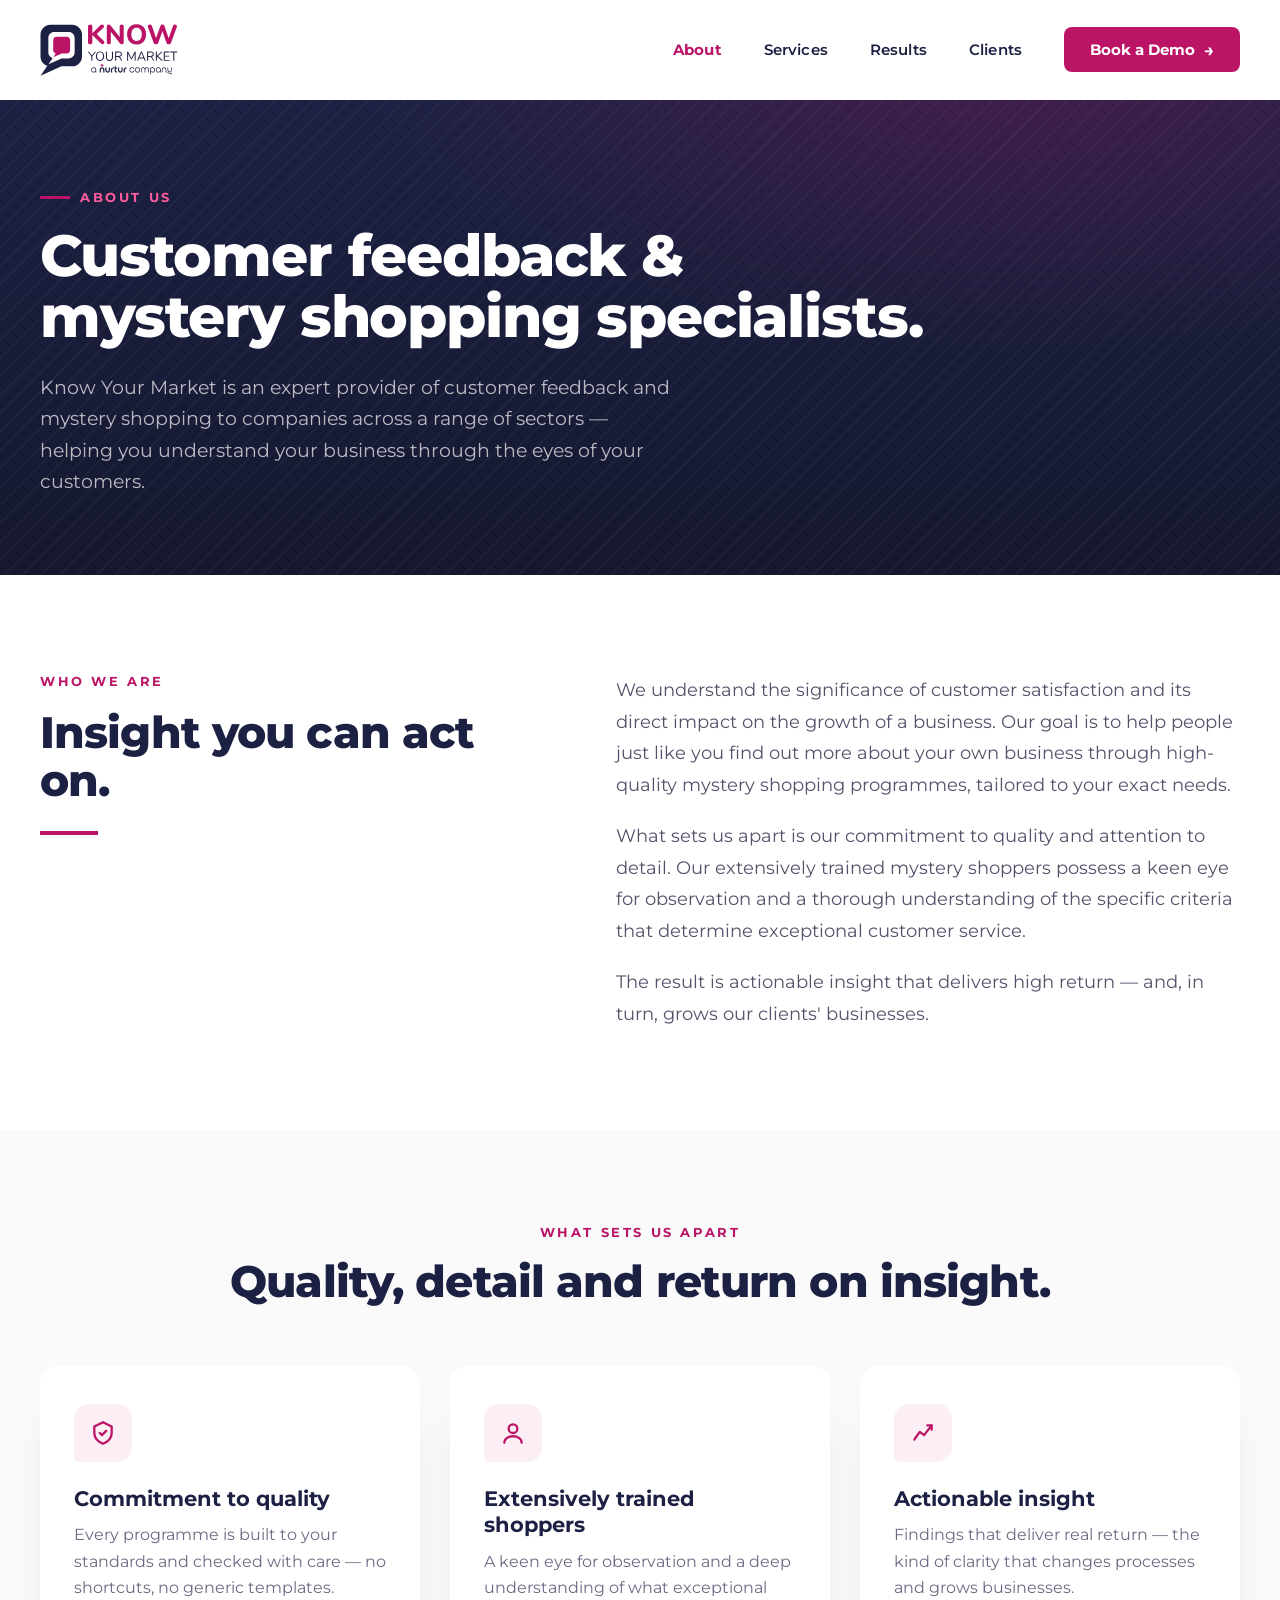
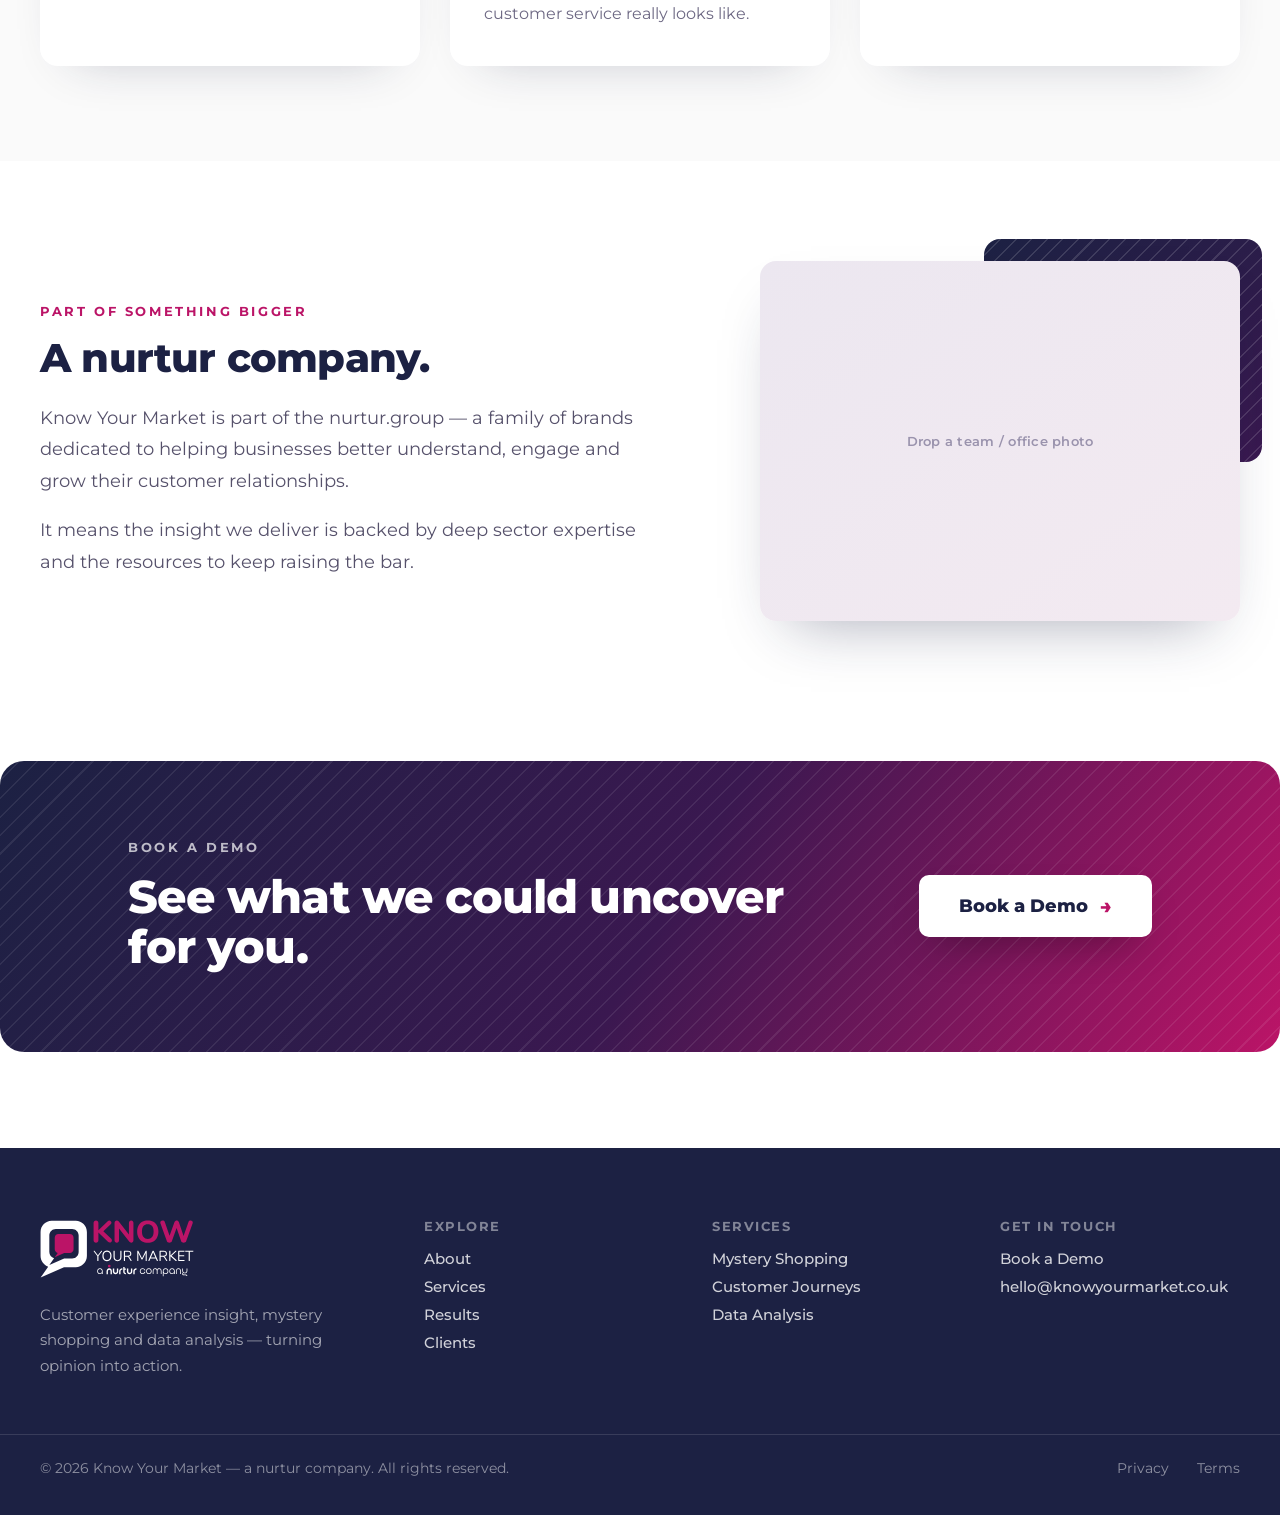
<file: about.html>
<!DOCTYPE html>
<html lang="en">
<head>
<meta charset="utf-8">
<meta name="viewport" content="width=device-width, initial-scale=1">
<title>About — Know Your Market</title>
<link rel="icon" type="image/png" href="assets/favicon.png">
<link rel="preconnect" href="https://fonts.googleapis.com">
<link rel="preconnect" href="https://fonts.gstatic.com" crossorigin>
<link href="https://fonts.googleapis.com/css2?family=Montserrat:wght@400;500;600;700;800&display=swap" rel="stylesheet">
<link rel="stylesheet" href="css/about.css">
</head>
<body>
<div class="kym-root" style="width:100%;margin:0 auto;background:#ffffff;font-family:Montserrat,system-ui,sans-serif;color:#1C2143;overflow-x:clip;">

  <!-- NAV -->
  <header class="kym-header" style="position:sticky;top:0;z-index:100;width:100%;height:100px;background:#ffffff;border-bottom:1px solid transparent;box-shadow:0 0 0 rgba(0,0,0,0);transition:height .38s cubic-bezier(.4,0,.2,1),box-shadow .38s ease,border-color .38s ease,background .38s ease;will-change:height;">
    <div class="kym-nav-inner" style="width:1600px;height:100%;margin:0 auto;display:flex;align-items:center;justify-content:space-between;">
      <a href="index.html" style="display:flex;align-items:center;">
        <img src="assets/logo-color.svg" alt="Know Your Market" style="height:52px;display:block;transition:height .38s cubic-bezier(.4,0,.2,1);">
      </a>
      <nav class="kym-navlinks" style="display:flex;align-items:center;gap:42px;">
        <a class="kym-navlink" href="about.html" style="font:700 15px/1 Montserrat,sans-serif;color:#BB1467;letter-spacing:.01em;">About</a>
        <a class="kym-navlink" href="services.html" style="font:600 15px/1 Montserrat,sans-serif;color:#1C2143;letter-spacing:.01em;" style-hover="color:#BB1467">Services</a>
        <a class="kym-navlink" href="results.html" style="font:600 15px/1 Montserrat,sans-serif;color:#1C2143;letter-spacing:.01em;" style-hover="color:#BB1467">Results</a>
        <a class="kym-navlink" href="clients.html" style="font:600 15px/1 Montserrat,sans-serif;color:#1C2143;letter-spacing:.01em;" style-hover="color:#BB1467">Clients</a>
        <a href="book-a-demo.html" style="display:inline-flex;align-items:center;gap:9px;background:#BB1467;color:#fff;font:700 15px/1 Montserrat,sans-serif;padding:15px 26px;border-radius:8px;" style-hover="background:#9c0f55">Book a Demo
          <span style="font-size:17px;line-height:0;">→</span>
        </a>
      </nav>
      <button class="kym-burger" aria-label="Menu" style="display:none;align-items:center;justify-content:center;flex-direction:column;gap:5px;width:46px;height:46px;padding:0;border:0;background:transparent;cursor:pointer;">
        <span style="display:block;width:24px;height:2.5px;background:#1C2143;border-radius:2px;"></span>
        <span style="display:block;width:24px;height:2.5px;background:#1C2143;border-radius:2px;"></span>
        <span style="display:block;width:24px;height:2.5px;background:#1C2143;border-radius:2px;"></span>
      </button>
    </div>
    <div class="kym-mobile-menu" style="display:none;flex-direction:column;background:#fff;border-top:1px solid #ECE7F0;box-shadow:0 20px 32px -16px rgba(28,33,67,.24);padding:8px 20px 24px;">
      <a href="about.html" style="font:600 18px/1 Montserrat,sans-serif;color:#1C2143;padding:18px 2px;border-bottom:1px solid #F1ECF2;">About</a>
      <a href="services.html" style="font:600 18px/1 Montserrat,sans-serif;color:#1C2143;padding:18px 2px;border-bottom:1px solid #F1ECF2;">Services</a>
      <a href="results.html" style="font:600 18px/1 Montserrat,sans-serif;color:#1C2143;padding:18px 2px;border-bottom:1px solid #F1ECF2;">Results</a>
      <a href="clients.html" style="font:600 18px/1 Montserrat,sans-serif;color:#1C2143;padding:18px 2px;border-bottom:1px solid #F1ECF2;">Clients</a>
      <a href="book-a-demo.html" style="margin-top:16px;display:inline-flex;align-items:center;justify-content:center;gap:9px;background:#BB1467;color:#fff;font:700 16px/1 Montserrat,sans-serif;padding:18px 26px;border-radius:8px;">Book a Demo <span style="font-size:18px;line-height:0;">→</span></a>
    </div>
  </header>

  <!-- PAGE HERO -->
  <section class="kym-bleed" style="width:100%;position:relative;overflow:hidden;background:radial-gradient(1100px 500px at 80% -10%,rgba(187,20,103,.25),transparent 60%),linear-gradient(180deg,#1C2143,#15182f);">
    <div style="position:absolute;inset:0;background:repeating-linear-gradient(135deg,rgba(255,255,255,.04) 0px,rgba(255,255,255,.04) 1.5px,transparent 1.5px,transparent 13px);"></div>
    <div class="kym-container kym-pagehero-inner" style="position:relative;width:1600px;margin:0 auto;padding:84px 0 78px;">
      <div data-reveal="" style="display:inline-flex;align-items:center;gap:10px;margin-bottom:22px;">
        <span style="width:30px;height:3px;background:#BB1467;display:block;"></span>
        <span style="font:700 13px/1 Montserrat,sans-serif;letter-spacing:.2em;text-transform:uppercase;color:#FF5C9D;">About us</span>
      </div>
      <h1 data-reveal="" class="kym-hero-h1" style="margin:0;font:800 58px/1.05 Montserrat,sans-serif;letter-spacing:-0.02em;color:#fff;max-width:900px;">Customer feedback &amp; mystery shopping specialists.</h1>
      <p data-reveal="" style="margin:24px 0 0;max-width:640px;font:400 19px/1.65 Montserrat,sans-serif;color:rgba(255,255,255,.7);">Know Your Market is an expert provider of customer feedback and mystery shopping to companies across a range of sectors — helping you understand your business through the eyes of your customers.</p>
    </div>
  </section>

  <!-- WHO WE ARE -->
  <section class="kym-container kym-2col" style="width:1600px;margin:0 auto;padding:100px 0;display:grid;grid-template-columns:480px 1fr;gap:96px;align-items:start;">
    <div data-reveal="">
      <div style="font:700 13px/1 Montserrat,sans-serif;letter-spacing:.2em;text-transform:uppercase;color:#BB1467;margin-bottom:20px;">Who we are</div>
      <h2 class="kym-sec-h2" style="margin:0;font:800 44px/1.1 Montserrat,sans-serif;letter-spacing:-0.02em;color:#1C2143;">Insight you can act on.</h2>
      <div style="width:58px;height:4px;background:#BB1467;margin:26px 0 0;"></div>
    </div>
    <div data-reveal="">
      <p style="margin:0 0 20px;font:400 18px/1.75 Montserrat,sans-serif;color:#56516b;">We understand the significance of customer satisfaction and its direct impact on the growth of a business. Our goal is to help people just like you find out more about your own business through high-quality mystery shopping programmes, tailored to your exact needs.</p>
      <p style="margin:0 0 20px;font:400 18px/1.75 Montserrat,sans-serif;color:#56516b;">What sets us apart is our commitment to quality and attention to detail. Our extensively trained mystery shoppers possess a keen eye for observation and a thorough understanding of the specific criteria that determine exceptional customer service.</p>
      <p style="margin:0;font:400 18px/1.75 Montserrat,sans-serif;color:#56516b;">The result is actionable insight that delivers high return — and, in turn, grows our clients' businesses.</p>
    </div>
  </section>

  <!-- WHAT SETS US APART -->
  <section class="kym-bleed" style="width: 100%; background-color: #fafafa">
    <div class="kym-container" style="width:1600px;margin:0 auto;padding:96px 0;">
      <div data-reveal="" style="text-align:center;margin-bottom:60px;">
        <div style="font:700 13px/1 Montserrat,sans-serif;letter-spacing:.2em;text-transform:uppercase;color:#BB1467;margin-bottom:18px;">What sets us apart</div>
        <h2 class="kym-sec-h2" style="margin:0;font:800 44px/1.1 Montserrat,sans-serif;letter-spacing:-0.02em;color:#1C2143;">Quality, detail and return on insight.</h2>
      </div>
      <div class="kym-grid3" style="display:grid;grid-template-columns:repeat(3,1fr);gap:30px;">
        <div data-reveal="" style="background:#fff;border-radius:18px;padding:38px 34px;box-shadow:0 22px 50px -34px rgba(28,33,67,.3);">
          <div style="width:58px;height:58px;border-radius:15px 15px 15px 5px;background:#FBEFF5;display:flex;align-items:center;justify-content:center;margin-bottom:24px;">
            <svg width="26" height="26" viewBox="0 0 24 24" fill="none" stroke="#BB1467" stroke-width="2.1" stroke-linecap="round" stroke-linejoin="round"><path d="M12 2 4 6v6c0 5 3.5 8 8 10 4.5-2 8-5 8-10V6z"></path><path d="m9 12 2 2 4-4"></path></svg>
          </div>
          <h3 style="margin:0 0 10px;font:700 21px/1.25 Montserrat,sans-serif;color:#1C2143;">Commitment to quality</h3>
          <p style="margin:0;font:400 16px/1.65 Montserrat,sans-serif;color:#6d6883;">Every programme is built to your standards and checked with care — no shortcuts, no generic templates.</p>
        </div>
        <div data-reveal="" style="background:#fff;border-radius:18px;padding:38px 34px;box-shadow:0 22px 50px -34px rgba(28,33,67,.3);">
          <div style="width:58px;height:58px;border-radius:15px 15px 15px 5px;background:#FBEFF5;display:flex;align-items:center;justify-content:center;margin-bottom:24px;">
            <svg width="26" height="26" viewBox="0 0 24 24" fill="none" stroke="#BB1467" stroke-width="2.1" stroke-linecap="round" stroke-linejoin="round"><circle cx="12" cy="8" r="4"></circle><path d="M4 21c0-4 4-6 8-6s8 2 8 6"></path></svg>
          </div>
          <h3 style="margin:0 0 10px;font:700 21px/1.25 Montserrat,sans-serif;color:#1C2143;">Extensively trained shoppers</h3>
          <p style="margin:0;font:400 16px/1.65 Montserrat,sans-serif;color:#6d6883;">A keen eye for observation and a deep understanding of what exceptional customer service really looks like.</p>
        </div>
        <div data-reveal="" style="background:#fff;border-radius:18px;padding:38px 34px;box-shadow:0 22px 50px -34px rgba(28,33,67,.3);">
          <div style="width:58px;height:58px;border-radius:15px 15px 15px 5px;background:#FBEFF5;display:flex;align-items:center;justify-content:center;margin-bottom:24px;">
            <svg width="26" height="26" viewBox="0 0 24 24" fill="none" stroke="#BB1467" stroke-width="2.1" stroke-linecap="round" stroke-linejoin="round"><path d="M4 18 L9 11 L13 14 L20 5"></path><path d="M20 9 V5 H16"></path></svg>
          </div>
          <h3 style="margin:0 0 10px;font:700 21px/1.25 Montserrat,sans-serif;color:#1C2143;">Actionable insight</h3>
          <p style="margin:0;font:400 16px/1.65 Montserrat,sans-serif;color:#6d6883;">Findings that deliver real return — the kind of clarity that changes processes and grows businesses.</p>
        </div>
      </div>
    </div>
  </section>

  <!-- PART OF NURTUR -->
  <section class="kym-container kym-2col" style="width:1600px;margin:0 auto;padding:100px 0;display:grid;grid-template-columns:1fr 480px;gap:80px;align-items:center;">
    <div data-reveal="">
      <div style="font:700 13px/1 Montserrat,sans-serif;letter-spacing:.2em;text-transform:uppercase;color:#BB1467;margin-bottom:18px;">Part of something bigger</div>
      <h2 class="kym-sec-h2" style="margin:0 0 22px;font:800 40px/1.12 Montserrat,sans-serif;letter-spacing:-0.02em;color:#1C2143;">A nurtur company.</h2>
      <p style="margin:0 0 18px;font:400 18px/1.75 Montserrat,sans-serif;color:#56516b;max-width:620px;">Know Your Market is part of the nurtur.group — a family of brands dedicated to helping businesses better understand, engage and grow their customer relationships.</p>
      <p style="margin:0;font:400 18px/1.75 Montserrat,sans-serif;color:#56516b;max-width:620px;">It means the insight we deliver is backed by deep sector expertise and the resources to keep raising the bar.</p>
    </div>
    <div data-reveal="" style="position:relative;height:360px;">
      <div style="position:absolute;top:-22px;right:-22px;width:58%;height:62%;border-radius:16px;background:linear-gradient(145deg,#1C2143,#3a1850);z-index:0;"></div>
      <div style="position:absolute;top:-22px;right:-22px;width:58%;height:62%;border-radius:16px;z-index:0;background:repeating-linear-gradient(135deg,rgba(255,255,255,.13) 0px,rgba(255,255,255,.13) 1.5px,transparent 1.5px,transparent 11px);"></div>
      <div style="position:absolute;inset:0;width:100%;height:100%;z-index:1;border-radius:16px;overflow:hidden;box-shadow:0 28px 60px -30px rgba(28,33,67,.4);display:flex;align-items:center;justify-content:center;background:linear-gradient(145deg,#ECE7F0,#F3EAF1);"><span style="font:600 13px/1.4 Montserrat,sans-serif;color:#9a93ad;text-align:center;padding:0 14px;letter-spacing:.02em;">Drop a team / office photo</span></div>
    </div>
  </section>

  <!-- CTA -->
  <section class="kym-bleed kym-cta" style="width:100%;padding:40px 0 96px;">
    <div class="kym-container kym-cta-card" style="width:1600px;margin:0 auto;position:relative;border-radius:24px;overflow:hidden;background:linear-gradient(120deg,#1C2143 0%,#3a1850 52%,#BB1467 100%);">
      <div style="position:absolute;inset:0;background:repeating-linear-gradient(135deg,rgba(255,255,255,.08) 0px,rgba(255,255,255,.08) 1.5px,transparent 1.5px,transparent 13px);"></div>
      <div class="kym-cta-inner" data-reveal="" style="position:relative;padding:80px 88px;display:flex;align-items:center;justify-content:space-between;gap:60px;">
        <div>
          <div style="font:700 13px/1 Montserrat,sans-serif;letter-spacing:.2em;text-transform:uppercase;color:rgba(255,255,255,.7);margin-bottom:18px;">Book a demo</div>
          <h2 style="margin:0;font:800 46px/1.08 Montserrat,sans-serif;letter-spacing:-0.02em;color:#fff;max-width:720px;">See what we could uncover for you.</h2>
        </div>
        <a href="book-a-demo.html" class="kym-cta-btn" style="flex:none;display:inline-flex;align-items:center;gap:12px;background:#fff;color:#1C2143;font:800 18px/1 Montserrat,sans-serif;padding:22px 40px;border-radius:10px;box-shadow:0 18px 40px -16px rgba(0,0,0,.4);" style-hover="background:#FBEFF5">Book a Demo <span style="font-size:20px;line-height:0;color:#BB1467">→</span></a>
      </div>
    </div>
  </section>

  <!-- FOOTER -->
  <footer class="kym-bleed" style="width:100%;background:#1C2143;">
    <div class="kym-container kym-foot-grid" style="width:1600px;margin:0 auto;padding:72px 0 0;display:grid;grid-template-columns:1.4fr 1fr 1fr 1fr;gap:48px;align-items:start;">
      <div>
        <img src="assets/logo-white.svg" alt="Know Your Market" style="height:58px;display:block;margin-bottom:24px;">
        <p style="margin:0;font:400 15px/1.7 Montserrat,sans-serif;color:rgba(255,255,255,.6);max-width:320px;">Customer experience insight, mystery shopping and data analysis — turning opinion into action.</p>
      </div>
      <div>
        <div style="font:700 13px/1 Montserrat,sans-serif;letter-spacing:.12em;text-transform:uppercase;color:rgba(255,255,255,.45);margin-bottom:18px;">Explore</div>
        <div style="display:flex;flex-direction:column;gap:13px;">
          <a href="about.html" style="font:500 15px/1 Montserrat,sans-serif;color:rgba(255,255,255,.8);" style-hover="color:#fff">About</a>
          <a href="services.html" style="font:500 15px/1 Montserrat,sans-serif;color:rgba(255,255,255,.8);" style-hover="color:#fff">Services</a>
          <a href="results.html" style="font:500 15px/1 Montserrat,sans-serif;color:rgba(255,255,255,.8);" style-hover="color:#fff">Results</a>
          <a href="clients.html" style="font:500 15px/1 Montserrat,sans-serif;color:rgba(255,255,255,.8);" style-hover="color:#fff">Clients</a>
        </div>
      </div>
      <div>
        <div style="font:700 13px/1 Montserrat,sans-serif;letter-spacing:.12em;text-transform:uppercase;color:rgba(255,255,255,.45);margin-bottom:18px;">Services</div>
        <div style="display:flex;flex-direction:column;gap:13px;">
          <a href="services.html" style="font:500 15px/1 Montserrat,sans-serif;color:rgba(255,255,255,.8);" style-hover="color:#fff">Mystery Shopping</a>
          <a href="services.html" style="font:500 15px/1 Montserrat,sans-serif;color:rgba(255,255,255,.8);" style-hover="color:#fff">Customer Journeys</a>
          <a href="services.html" style="font:500 15px/1 Montserrat,sans-serif;color:rgba(255,255,255,.8);" style-hover="color:#fff">Data Analysis</a>
        </div>
      </div>
      <div>
        <div style="font:700 13px/1 Montserrat,sans-serif;letter-spacing:.12em;text-transform:uppercase;color:rgba(255,255,255,.45);margin-bottom:18px;">Get in touch</div>
        <div style="display:flex;flex-direction:column;gap:13px;">
          <a href="book-a-demo.html" style="font:500 15px/1 Montserrat,sans-serif;color:rgba(255,255,255,.8);" style-hover="color:#fff">Book a Demo</a>
          <a href="mailto:hello@knowyourmarket.co.uk" style="font:500 15px/1 Montserrat,sans-serif;color:rgba(255,255,255,.8);" style-hover="color:#fff">hello@knowyourmarket.co.uk</a>
        </div>
      </div>
    </div>
    <div class="kym-container kym-foot-bottom" style="width:1600px;margin:0 auto;margin-top:56px;padding:26px 0 40px;border-top:1px solid rgba(255,255,255,.12);display:flex;align-items:center;justify-content:space-between;">
      <span style="font:400 14px/1 Montserrat,sans-serif;color:rgba(255,255,255,.5);">© 2026 Know Your Market — a nurtur company. All rights reserved.</span>
      <div style="display:flex;gap:28px;">
        <a href="#" style="font:400 14px/1 Montserrat,sans-serif;color:rgba(255,255,255,.5);" style-hover="color:#fff">Privacy</a>
        <a href="#" style="font:400 14px/1 Montserrat,sans-serif;color:rgba(255,255,255,.5);" style-hover="color:#fff">Terms</a>
      </div>
    </div>
  </footer>

</div>
<script src="js/site.js"></script>
</body>
</html>
</file>
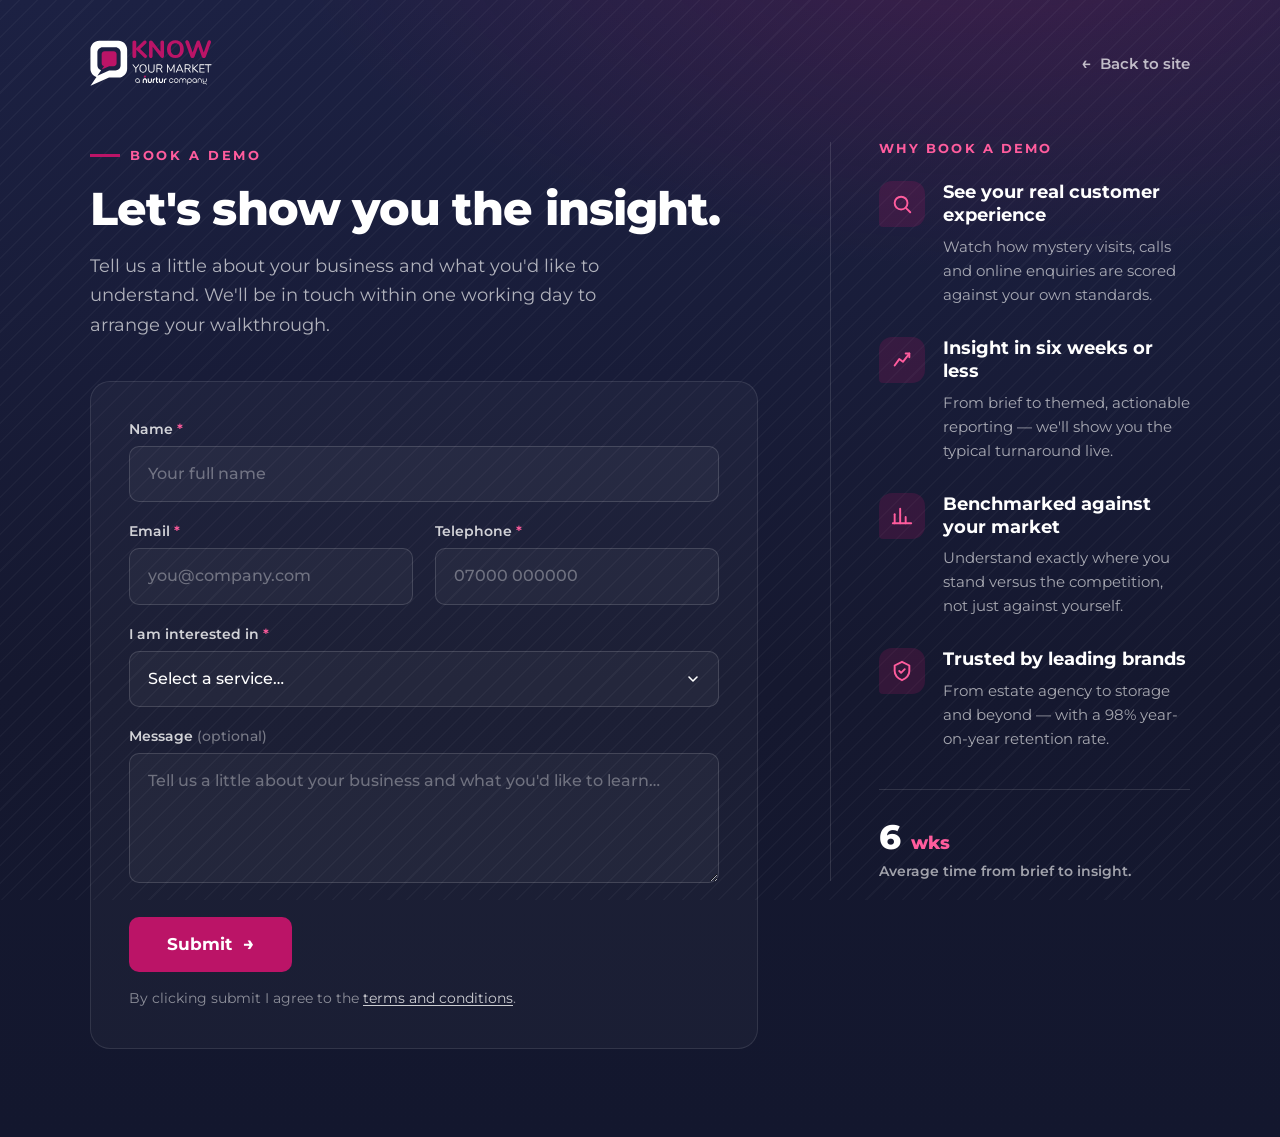
<file: book-a-demo.html>
<!DOCTYPE html>
<html lang="en">
<head>
<meta charset="utf-8">
<meta name="viewport" content="width=device-width, initial-scale=1">
<title>Book a Demo — Know Your Market</title>
<link rel="icon" type="image/png" href="assets/favicon.png">
<link rel="preconnect" href="https://fonts.googleapis.com">
<link rel="preconnect" href="https://fonts.gstatic.com" crossorigin>
<link href="https://fonts.googleapis.com/css2?family=Montserrat:wght@400;500;600;700;800&display=swap" rel="stylesheet">
<link rel="stylesheet" href="css/book-a-demo.css">
</head>
<body>
<div style="min-height:100vh;width:100%;background:radial-gradient(1200px 600px at 78% -8%,rgba(187,20,103,.22),transparent 60%),linear-gradient(180deg,#1C2143 0%,#15182f 60%,#13172e 100%);font-family:Montserrat,system-ui,sans-serif;color:#fff;overflow-x:hidden;">
  <div style="position:absolute;inset:0;pointer-events:none;background:repeating-linear-gradient(135deg,rgba(255,255,255,.03) 0px,rgba(255,255,255,.03) 1.5px,transparent 1.5px,transparent 13px);"></div>

  <div class="kym-demo-wrap" style="position:relative;width:1100px;margin:0 auto;padding:40px 0 88px;">

    <!-- top bar -->
    <div style="display:flex;align-items:center;justify-content:space-between;margin-bottom:56px;">
      <a href="index.html" style="display:flex;align-items:center;">
        <img src="assets/logo-white.svg" alt="Know Your Market" style="height:46px;display:block;">
      </a>
      <a href="index.html" style="display:inline-flex;align-items:center;gap:9px;font:600 15px/1 Montserrat,sans-serif;color:rgba(255,255,255,.7);" style-hover="color:#fff">
        <span style="font-size:17px;line-height:0;">←</span> Back to site
      </a>
    </div>

    <div class="kym-demo-grid" style="display:grid;grid-template-columns:1fr 360px;gap:72px;align-items:start;">

      <!-- ===== FORM ===== -->
      <div>
        <div style="display:inline-flex;align-items:center;gap:10px;margin-bottom:22px;">
          <span style="width:30px;height:3px;background:#BB1467;display:block;"></span>
          <span style="font:700 13px/1 Montserrat,sans-serif;letter-spacing:.2em;text-transform:uppercase;color:#FF5C9D;">Book a Demo</span>
        </div>
        <h1 class="kym-demo-h1" style="margin:0;font:800 46px/1.08 Montserrat,sans-serif;letter-spacing:-0.02em;color:#fff;">Let's show you the insight.</h1>
        <p style="margin:18px 0 40px;max-width:520px;font:400 18px/1.65 Montserrat,sans-serif;color:rgba(255,255,255,.66);">Tell us a little about your business and what you'd like to understand. We'll be in touch within one working day to arrange your walkthrough.</p>

        <div class="kym-card" style="background:rgba(255,255,255,.03);border:1px solid rgba(255,255,255,.10);border-radius:20px;padding:40px 38px;">
          <form id="kym-demo-form" novalidate>

            <div id="kym-success" style="display:none;">
              <div style="display:flex;align-items:flex-start;gap:16px;background:rgba(14,203,129,.10);border:1px solid rgba(14,203,129,.4);border-radius:14px;padding:22px 24px;">
                <span style="flex:none;width:30px;height:30px;border-radius:50%;background:#0ECB81;display:flex;align-items:center;justify-content:center;margin-top:1px;">
                  <svg width="16" height="16" viewBox="0 0 24 24" fill="none" stroke="#0c1c14" stroke-width="3.4" stroke-linecap="round" stroke-linejoin="round"><path d="M20 6 9 17l-5-5"></path></svg>
                </span>
                <div>
                  <div style="font:700 19px/1.3 Montserrat,sans-serif;color:#fff;">Thanks — your request is in.</div>
                  <div style="margin-top:6px;font:400 15px/1.6 Montserrat,sans-serif;color:rgba(255,255,255,.66);">A member of the Know Your Market team will be in touch within one working day.</div>
                </div>
              </div>
            </div>

            <div id="kym-form-fields">
            <div>
              <div class="kym-field" id="f-name" style="margin-bottom:22px;">
                <label for="name" style="display:block;font:600 14px/1 Montserrat,sans-serif;color:rgba(255,255,255,.8);margin-bottom:10px;">Name <span style="color:#FF5C9D;">*</span></label>
                <input id="name" name="name" type="text" placeholder="Your full name" autocomplete="name">
                <div class="kym-err"><svg width="14" height="14" viewBox="0 0 24 24" fill="none" stroke="currentColor" stroke-width="2.4" stroke-linecap="round"><circle cx="12" cy="12" r="9"></circle><path d="M12 8v5M12 16.5v.01"></path></svg><span>Please enter your name.</span></div>
              </div>

              <div class="kym-row2" style="display:grid;grid-template-columns:1fr 1fr;gap:22px;margin-bottom:22px;">
                <div class="kym-field" id="f-email">
                  <label for="email" style="display:block;font:600 14px/1 Montserrat,sans-serif;color:rgba(255,255,255,.8);margin-bottom:10px;">Email <span style="color:#FF5C9D;">*</span></label>
                  <input id="email" name="email" type="email" placeholder="you@company.com" autocomplete="email">
                  <div class="kym-err"><svg width="14" height="14" viewBox="0 0 24 24" fill="none" stroke="currentColor" stroke-width="2.4" stroke-linecap="round"><circle cx="12" cy="12" r="9"></circle><path d="M12 8v5M12 16.5v.01"></path></svg><span>Please enter your email.</span></div>
                </div>
                <div class="kym-field" id="f-phone">
                  <label for="phone" style="display:block;font:600 14px/1 Montserrat,sans-serif;color:rgba(255,255,255,.8);margin-bottom:10px;">Telephone <span style="color:#FF5C9D;">*</span></label>
                  <input id="phone" name="phone" type="tel" placeholder="07000 000000" autocomplete="tel">
                  <div class="kym-err"><svg width="14" height="14" viewBox="0 0 24 24" fill="none" stroke="currentColor" stroke-width="2.4" stroke-linecap="round"><circle cx="12" cy="12" r="9"></circle><path d="M12 8v5M12 16.5v.01"></path></svg><span>Please enter a contact number.</span></div>
                </div>
              </div>

              <div class="kym-field" id="f-interest" style="margin-bottom:22px;">
                <label for="interest" style="display:block;font:600 14px/1 Montserrat,sans-serif;color:rgba(255,255,255,.8);margin-bottom:10px;">I am interested in <span style="color:#FF5C9D;">*</span></label>
                <div class="kym-select-wrap">
                  <select id="interest" name="interest">
                    <option value="" disabled="disabled" selected="selected">Select a service…</option>
                    <option value="Mystery Shopper">Mystery Shopper</option>
                    <option value="Data Analysis">Data Analysis</option>
                    <option value="Customer Journeys">Customer Journeys</option>
                  </select>
                  <svg width="16" height="16" viewBox="0 0 24 24" fill="none" stroke="#ffffff" stroke-width="2.4" stroke-linecap="round" stroke-linejoin="round"><path d="M6 9l6 6 6-6"></path></svg>
                </div>
                <div class="kym-err"><svg width="14" height="14" viewBox="0 0 24 24" fill="none" stroke="currentColor" stroke-width="2.4" stroke-linecap="round"><circle cx="12" cy="12" r="9"></circle><path d="M12 8v5M12 16.5v.01"></path></svg><span>Please choose what you're interested in.</span></div>
              </div>

              <div class="kym-field" id="f-message" style="margin-bottom:30px;">
                <label for="message" style="display:block;font:600 14px/1 Montserrat,sans-serif;color:rgba(255,255,255,.8);margin-bottom:10px;">Message <span style="color:rgba(255,255,255,.4);font-weight:500;">(optional)</span></label>
                
                <textarea id="message" name="message" placeholder="Tell us a little about your business and what you'd like to learn…"></textarea><div class="kym-err"><svg width="14" height="14" viewBox="0 0 24 24" fill="none" stroke="currentColor" stroke-width="2.4" stroke-linecap="round"><circle cx="12" cy="12" r="9"></circle><path d="M12 8v5M12 16.5v.01"></path></svg><span>Please add a short message.</span></div>
              </div>

              <button type="submit" class="kym-submit" style="display:inline-flex;align-items:center;gap:11px;background:#BB1467;color:#fff;font:700 17px/1 Montserrat,sans-serif;padding:19px 38px;border:0;border-radius:10px;cursor:pointer;transition:background .2s ease;" style-hover="background:#d11876">
                Submit <span style="font-size:19px;line-height:0;">→</span>
              </button>
              <p style="margin:16px 0 0;font:400 13.5px/1.5 Montserrat,sans-serif;color:rgba(255,255,255,.5);">By clicking submit I agree to the <a href="#" style="color:rgba(255,255,255,.78);text-decoration:underline;text-underline-offset:2px;" style-hover="color:#fff">terms and conditions</a>.</p>
            </div>
            </div>

          </form>
        </div>
      </div>

      <!-- ===== REASONS ASIDE ===== -->
      <aside class="kym-demo-aside" style="border-left:1px solid rgba(255,255,255,.12);padding-left:48px;">
        <div style="font:700 13px/1 Montserrat,sans-serif;letter-spacing:.16em;text-transform:uppercase;color:#FF5C9D;margin-bottom:26px;">Why book a demo</div>

        <div style="display:flex;flex-direction:column;gap:30px;">
          <div style="display:flex;gap:18px;">
            <div style="flex:none;width:46px;height:46px;border-radius:13px 13px 13px 4px;background:rgba(187,20,103,.18);display:flex;align-items:center;justify-content:center;">
              <svg width="22" height="22" viewBox="0 0 24 24" fill="none" stroke="#FF5C9D" stroke-width="2.1" stroke-linecap="round" stroke-linejoin="round"><circle cx="11" cy="11" r="7"></circle><path d="m21 21-4.3-4.3"></path></svg>
            </div>
            <div>
              <div style="font:700 18px/1.3 Montserrat,sans-serif;color:#fff;">See your real customer experience</div>
              <p style="margin:7px 0 0;font:400 15px/1.6 Montserrat,sans-serif;color:rgba(255,255,255,.62);">Watch how mystery visits, calls and online enquiries are scored against your own standards.</p>
            </div>
          </div>

          <div style="display:flex;gap:18px;">
            <div style="flex:none;width:46px;height:46px;border-radius:13px 13px 13px 4px;background:rgba(187,20,103,.18);display:flex;align-items:center;justify-content:center;">
              <svg width="22" height="22" viewBox="0 0 24 24" fill="none" stroke="#FF5C9D" stroke-width="2.1" stroke-linecap="round" stroke-linejoin="round"><path d="M4 18 L9 11 L13 14 L20 5"></path><path d="M20 9 V5 H16"></path></svg>
            </div>
            <div>
              <div style="font:700 18px/1.3 Montserrat,sans-serif;color:#fff;">Insight in six weeks or less</div>
              <p style="margin:7px 0 0;font:400 15px/1.6 Montserrat,sans-serif;color:rgba(255,255,255,.62);">From brief to themed, actionable reporting — we'll show you the typical turnaround live.</p>
            </div>
          </div>

          <div style="display:flex;gap:18px;">
            <div style="flex:none;width:46px;height:46px;border-radius:13px 13px 13px 4px;background:rgba(187,20,103,.18);display:flex;align-items:center;justify-content:center;">
              <svg width="22" height="22" viewBox="0 0 24 24" fill="none" stroke="#FF5C9D" stroke-width="2.1" stroke-linecap="round" stroke-linejoin="round"><path d="M4 20 V10"></path><path d="M10 20 V4"></path><path d="M16 20 V13"></path><path d="M22 20 H2"></path></svg>
            </div>
            <div>
              <div style="font:700 18px/1.3 Montserrat,sans-serif;color:#fff;">Benchmarked against your market</div>
              <p style="margin:7px 0 0;font:400 15px/1.6 Montserrat,sans-serif;color:rgba(255,255,255,.62);">Understand exactly where you stand versus the competition, not just against yourself.</p>
            </div>
          </div>

          <div style="display:flex;gap:18px;">
            <div style="flex:none;width:46px;height:46px;border-radius:13px 13px 13px 4px;background:rgba(187,20,103,.18);display:flex;align-items:center;justify-content:center;">
              <svg width="22" height="22" viewBox="0 0 24 24" fill="none" stroke="#FF5C9D" stroke-width="2.1" stroke-linecap="round" stroke-linejoin="round"><path d="M12 2 4 6v6c0 5 3.5 8 8 10 4.5-2 8-5 8-10V6z"></path><path d="m9 12 2 2 4-4"></path></svg>
            </div>
            <div>
              <div style="font:700 18px/1.3 Montserrat,sans-serif;color:#fff;">Trusted by leading brands</div>
              <p style="margin:7px 0 0;font:400 15px/1.6 Montserrat,sans-serif;color:rgba(255,255,255,.62);">From estate agency to storage and beyond — with a 98% year-on-year retention rate.</p>
            </div>
          </div>
        </div>

        <div style="margin-top:38px;padding-top:30px;border-top:1px solid rgba(255,255,255,.12);">
          <div style="font:800 34px/1 Montserrat,sans-serif;color:#fff;">6 <span style="font-size:18px;color:#FF5C9D;">wks</span></div>
          <div style="margin-top:8px;font:600 14px/1.4 Montserrat,sans-serif;color:rgba(255,255,255,.6);">Average time from brief to insight.</div>
        </div>
      </aside>

    </div>
  </div>
</div>
<script src="js/site.js"></script>
</body>
</html>
</file>
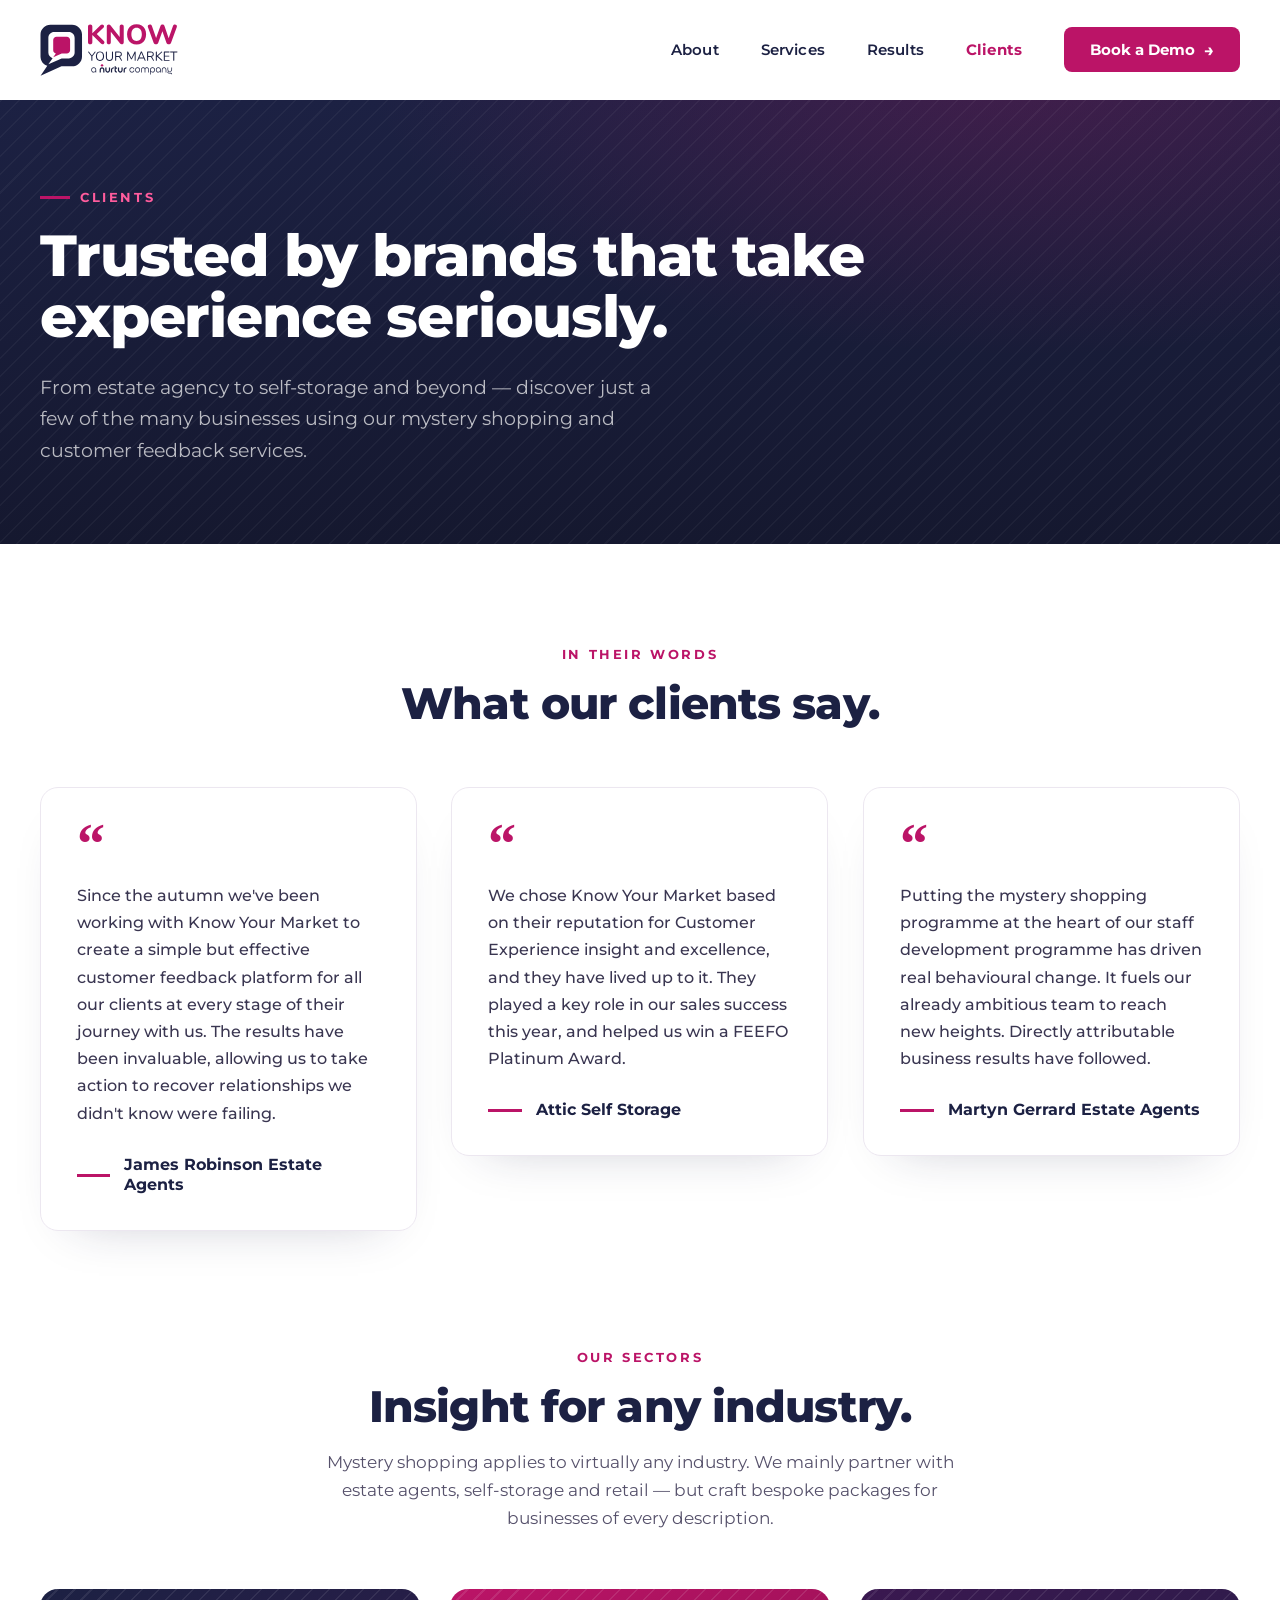
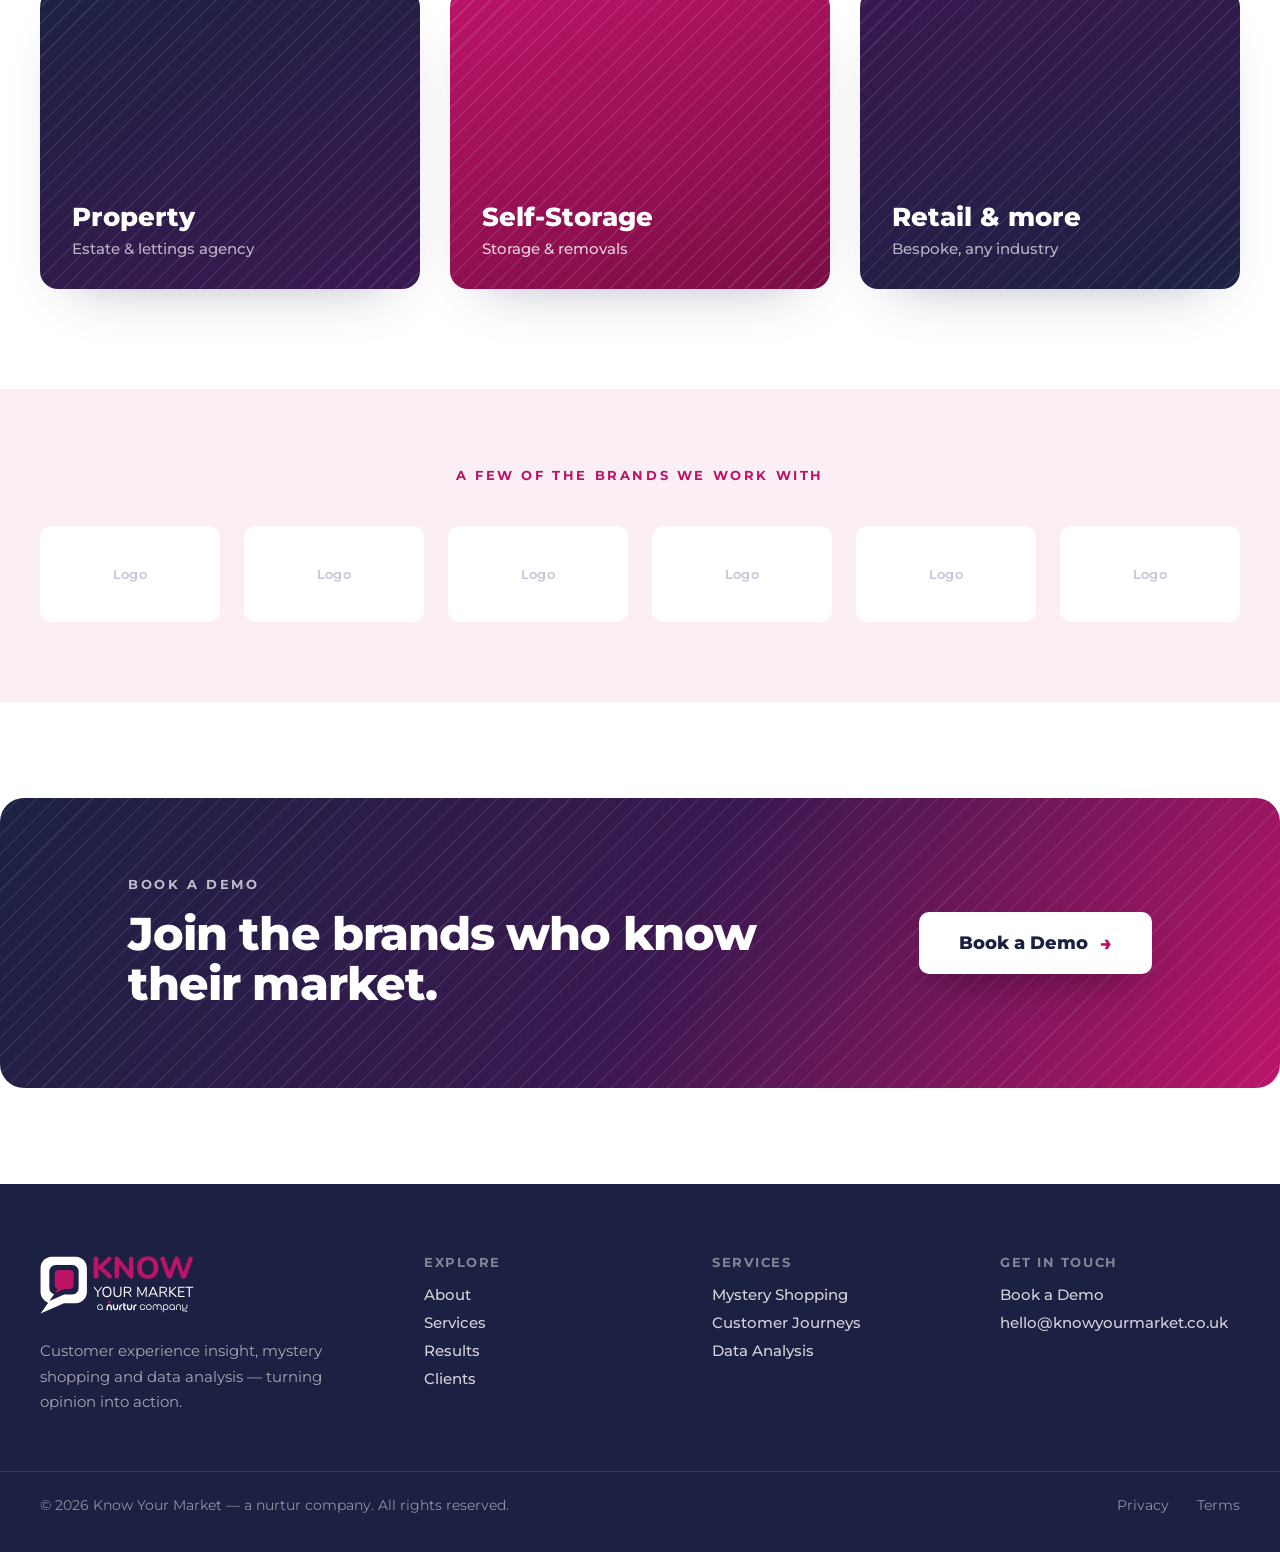
<file: clients.html>
<!DOCTYPE html>
<html lang="en">
<head>
<meta charset="utf-8">
<meta name="viewport" content="width=device-width, initial-scale=1">
<title>Clients — Know Your Market</title>
<link rel="icon" type="image/png" href="assets/favicon.png">
<link rel="preconnect" href="https://fonts.googleapis.com">
<link rel="preconnect" href="https://fonts.gstatic.com" crossorigin>
<link href="https://fonts.googleapis.com/css2?family=Montserrat:wght@400;500;600;700;800&display=swap" rel="stylesheet">
<link rel="stylesheet" href="css/clients.css">
</head>
<body>
<div class="kym-root" style="width:100%;margin:0 auto;background:#ffffff;font-family:Montserrat,system-ui,sans-serif;color:#1C2143;overflow-x:clip;">

  <!-- NAV -->
  <header class="kym-header" style="position:sticky;top:0;z-index:100;width:100%;height:100px;background:#ffffff;border-bottom:1px solid transparent;box-shadow:0 0 0 rgba(0,0,0,0);transition:height .38s cubic-bezier(.4,0,.2,1),box-shadow .38s ease,border-color .38s ease,background .38s ease;will-change:height;">
    <div class="kym-nav-inner" style="width:1600px;height:100%;margin:0 auto;display:flex;align-items:center;justify-content:space-between;">
      <a href="index.html" style="display:flex;align-items:center;">
        <img src="assets/logo-color.svg" alt="Know Your Market" style="height:52px;display:block;transition:height .38s cubic-bezier(.4,0,.2,1);">
      </a>
      <nav class="kym-navlinks" style="display:flex;align-items:center;gap:42px;">
        <a class="kym-navlink" href="about.html" style="font:600 15px/1 Montserrat,sans-serif;color:#1C2143;letter-spacing:.01em;" style-hover="color:#BB1467">About</a>
        <a class="kym-navlink" href="services.html" style="font:600 15px/1 Montserrat,sans-serif;color:#1C2143;letter-spacing:.01em;" style-hover="color:#BB1467">Services</a>
        <a class="kym-navlink" href="results.html" style="font:600 15px/1 Montserrat,sans-serif;color:#1C2143;letter-spacing:.01em;" style-hover="color:#BB1467">Results</a>
        <a class="kym-navlink" href="clients.html" style="font:700 15px/1 Montserrat,sans-serif;color:#BB1467;letter-spacing:.01em;">Clients</a>
        <a href="book-a-demo.html" style="display:inline-flex;align-items:center;gap:9px;background:#BB1467;color:#fff;font:700 15px/1 Montserrat,sans-serif;padding:15px 26px;border-radius:8px;" style-hover="background:#9c0f55">Book a Demo
          <span style="font-size:17px;line-height:0;">&#8594;</span>
        </a>
      </nav>
      <button class="kym-burger" aria-label="Menu" style="display:none;align-items:center;justify-content:center;flex-direction:column;gap:5px;width:46px;height:46px;padding:0;border:0;background:transparent;cursor:pointer;">
        <span style="display:block;width:24px;height:2.5px;background:#1C2143;border-radius:2px;"></span>
        <span style="display:block;width:24px;height:2.5px;background:#1C2143;border-radius:2px;"></span>
        <span style="display:block;width:24px;height:2.5px;background:#1C2143;border-radius:2px;"></span>
      </button>
    </div>
    <div class="kym-mobile-menu" style="display:none;flex-direction:column;background:#fff;border-top:1px solid #ECE7F0;box-shadow:0 20px 32px -16px rgba(28,33,67,.24);padding:8px 20px 24px;">
      <a href="about.html" style="font:600 18px/1 Montserrat,sans-serif;color:#1C2143;padding:18px 2px;border-bottom:1px solid #F1ECF2;">About</a>
      <a href="services.html" style="font:600 18px/1 Montserrat,sans-serif;color:#1C2143;padding:18px 2px;border-bottom:1px solid #F1ECF2;">Services</a>
      <a href="results.html" style="font:600 18px/1 Montserrat,sans-serif;color:#1C2143;padding:18px 2px;border-bottom:1px solid #F1ECF2;">Results</a>
      <a href="clients.html" style="font:600 18px/1 Montserrat,sans-serif;color:#1C2143;padding:18px 2px;border-bottom:1px solid #F1ECF2;">Clients</a>
      <a href="book-a-demo.html" style="margin-top:16px;display:inline-flex;align-items:center;justify-content:center;gap:9px;background:#BB1467;color:#fff;font:700 16px/1 Montserrat,sans-serif;padding:18px 26px;border-radius:8px;">Book a Demo <span style="font-size:18px;line-height:0;">→</span></a>
    </div>
  </header>

  <!-- PAGE HERO -->
  <section class="kym-bleed" style="width:100%;position:relative;overflow:hidden;background:radial-gradient(1100px 500px at 80% -10%,rgba(187,20,103,.25),transparent 60%),linear-gradient(180deg,#1C2143,#15182f);">
    <div style="position:absolute;inset:0;background:repeating-linear-gradient(135deg,rgba(255,255,255,.04) 0px,rgba(255,255,255,.04) 1.5px,transparent 1.5px,transparent 13px);"></div>
    <div class="kym-container kym-pagehero-inner" style="position:relative;width:1600px;margin:0 auto;padding:84px 0 78px;">
      <div data-reveal style="display:inline-flex;align-items:center;gap:10px;margin-bottom:22px;">
        <span style="width:30px;height:3px;background:#BB1467;display:block;"></span>
        <span style="font:700 13px/1 Montserrat,sans-serif;letter-spacing:.2em;text-transform:uppercase;color:#FF5C9D;">Clients</span>
      </div>
      <h1 data-reveal class="kym-hero-h1" style="margin:0;font:800 58px/1.05 Montserrat,sans-serif;letter-spacing:-0.02em;color:#fff;max-width:900px;">Trusted by brands that take experience seriously.</h1>
      <p data-reveal style="margin:24px 0 0;max-width:640px;font:400 19px/1.65 Montserrat,sans-serif;color:rgba(255,255,255,.7);">From estate agency to self-storage and beyond &mdash; discover just a few of the many businesses using our mystery shopping and customer feedback services.</p>
    </div>
  </section>

  <!-- TESTIMONIALS -->
  <section class="kym-container" style="width:1600px;margin:0 auto;padding:104px 0 30px;">
    <div data-reveal style="text-align:center;margin-bottom:60px;">
      <div style="font:700 13px/1 Montserrat,sans-serif;letter-spacing:.2em;text-transform:uppercase;color:#BB1467;margin-bottom:18px;">In their words</div>
      <h2 class="kym-sec-h2" style="margin:0;font:800 44px/1.1 Montserrat,sans-serif;letter-spacing:-0.02em;color:#1C2143;">What our clients say.</h2>
    </div>
    <div class="kym-testi-grid" style="display:grid;grid-template-columns:repeat(3,1fr);gap:34px;align-items:start;">
      <div data-reveal style="position:relative;background:#fff;border:1px solid #ECE7F0;border-radius:18px;padding:40px 36px 34px;box-shadow:0 22px 50px -34px rgba(28,33,67,.28);">
        <span style="color:#BB1467;font:800 56px/0.6 Georgia,serif;display:block;height:34px;">&#8220;</span>
        <p style="margin:20px 0 28px;font:500 16px/1.7 Montserrat,sans-serif;color:#3a3651;">Since the autumn we've been working with Know Your Market to create a simple but effective customer feedback platform for all our clients at every stage of their journey with us. The results have been invaluable, allowing us to take action to recover relationships we didn't know were failing.</p>
        <div style="display:flex;align-items:center;gap:14px;">
          <span style="width:34px;height:3px;background:#BB1467;"></span>
          <span style="font:700 16px/1.3 Montserrat,sans-serif;color:#1C2143;">James Robinson Estate Agents</span>
        </div>
      </div>
      <div data-reveal style="position:relative;background:#fff;border:1px solid #ECE7F0;border-radius:18px;padding:40px 36px 34px;box-shadow:0 22px 50px -34px rgba(28,33,67,.28);">
        <span style="color:#BB1467;font:800 56px/0.6 Georgia,serif;display:block;height:34px;">&#8220;</span>
        <p style="margin:20px 0 28px;font:500 16px/1.7 Montserrat,sans-serif;color:#3a3651;">We chose Know Your Market based on their reputation for Customer Experience insight and excellence, and they have lived up to it. They played a key role in our sales success this year, and helped us win a FEEFO Platinum Award.</p>
        <div style="display:flex;align-items:center;gap:14px;">
          <span style="width:34px;height:3px;background:#BB1467;"></span>
          <span style="font:700 16px/1.3 Montserrat,sans-serif;color:#1C2143;">Attic Self Storage</span>
        </div>
      </div>
      <div data-reveal style="position:relative;background:#fff;border:1px solid #ECE7F0;border-radius:18px;padding:40px 36px 34px;box-shadow:0 22px 50px -34px rgba(28,33,67,.28);">
        <span style="color:#BB1467;font:800 56px/0.6 Georgia,serif;display:block;height:34px;">&#8220;</span>
        <p style="margin:20px 0 28px;font:500 16px/1.7 Montserrat,sans-serif;color:#3a3651;">Putting the mystery shopping programme at the heart of our staff development programme has driven real behavioural change. It fuels our already ambitious team to reach new heights. Directly attributable business results have followed.</p>
        <div style="display:flex;align-items:center;gap:14px;">
          <span style="width:34px;height:3px;background:#BB1467;"></span>
          <span style="font:700 16px/1.3 Montserrat,sans-serif;color:#1C2143;">Martyn Gerrard Estate Agents</span>
        </div>
      </div>
    </div>
  </section>

  <!-- SECTORS -->
  <section class="kym-container" style="width:1600px;margin:0 auto;padding:90px 0 100px;">
    <div data-reveal style="text-align:center;margin-bottom:56px;">
      <div style="font:700 13px/1 Montserrat,sans-serif;letter-spacing:.2em;text-transform:uppercase;color:#BB1467;margin-bottom:18px;">Our sectors</div>
      <h2 class="kym-sec-h2" style="margin:0;font:800 44px/1.1 Montserrat,sans-serif;letter-spacing:-0.02em;color:#1C2143;">Insight for any industry.</h2>
      <p style="margin:18px auto 0;max-width:680px;font:400 17px/1.65 Montserrat,sans-serif;color:#56516b;">Mystery shopping applies to virtually any industry. We mainly partner with estate agents, self-storage and retail &mdash; but craft bespoke packages for businesses of every description.</p>
    </div>
    <div class="kym-grid3" style="display:grid;grid-template-columns:repeat(3,1fr);gap:30px;">
      <div data-reveal style="position:relative;border-radius:18px;overflow:hidden;height:300px;background:linear-gradient(160deg,#1C2143,#3a1850);box-shadow:0 24px 54px -34px rgba(28,33,67,.4);">
        <div style="position:absolute;inset:0;background:repeating-linear-gradient(135deg,rgba(255,255,255,.08) 0px,rgba(255,255,255,.08) 1.5px,transparent 1.5px,transparent 12px);"></div>
        <div style="position:absolute;left:32px;bottom:30px;">
          <div style="font:800 26px/1.1 Montserrat,sans-serif;color:#fff;">Property</div>
          <div style="margin-top:6px;font:500 15px/1.4 Montserrat,sans-serif;color:rgba(255,255,255,.66);">Estate &amp; lettings agency</div>
        </div>
      </div>
      <div data-reveal style="position:relative;border-radius:18px;overflow:hidden;height:300px;background:linear-gradient(160deg,#BB1467,#7a0d45);box-shadow:0 24px 54px -34px rgba(28,33,67,.4);">
        <div style="position:absolute;inset:0;background:repeating-linear-gradient(135deg,rgba(255,255,255,.1) 0px,rgba(255,255,255,.1) 1.5px,transparent 1.5px,transparent 12px);"></div>
        <div style="position:absolute;left:32px;bottom:30px;">
          <div style="font:800 26px/1.1 Montserrat,sans-serif;color:#fff;">Self-Storage</div>
          <div style="margin-top:6px;font:500 15px/1.4 Montserrat,sans-serif;color:rgba(255,255,255,.8);">Storage &amp; removals</div>
        </div>
      </div>
      <div data-reveal style="position:relative;border-radius:18px;overflow:hidden;height:300px;background:linear-gradient(160deg,#3a1850,#1C2143);box-shadow:0 24px 54px -34px rgba(28,33,67,.4);">
        <div style="position:absolute;inset:0;background:repeating-linear-gradient(135deg,rgba(255,255,255,.08) 0px,rgba(255,255,255,.08) 1.5px,transparent 1.5px,transparent 12px);"></div>
        <div style="position:absolute;left:32px;bottom:30px;">
          <div style="font:800 26px/1.1 Montserrat,sans-serif;color:#fff;">Retail &amp; more</div>
          <div style="margin-top:6px;font:500 15px/1.4 Montserrat,sans-serif;color:rgba(255,255,255,.66);">Bespoke, any industry</div>
        </div>
      </div>
    </div>
  </section>

  <!-- CLIENT LOGOS -->
  <section class="kym-bleed" style="width:100%;background:#FBEFF5;">
    <div class="kym-container" style="width:1600px;margin:0 auto;padding:80px 0;">
      <div data-reveal style="text-align:center;font:700 13px/1 Montserrat,sans-serif;letter-spacing:.2em;text-transform:uppercase;color:#BB1467;margin-bottom:44px;">A few of the brands we work with</div>
      <div class="kym-logos" data-reveal style="display:grid;grid-template-columns:repeat(6,1fr);gap:24px;">
        <div style="height:96px;border-radius:12px;overflow:hidden;background:#fff;;display:flex;align-items:center;justify-content:center;"><span style="font:600 13px/1.4 Montserrat,sans-serif;color:#C9C2D6;text-align:center;padding:0 14px;letter-spacing:.02em;">Logo</span></div>
        <div style="height:96px;border-radius:12px;overflow:hidden;background:#fff;;display:flex;align-items:center;justify-content:center;"><span style="font:600 13px/1.4 Montserrat,sans-serif;color:#C9C2D6;text-align:center;padding:0 14px;letter-spacing:.02em;">Logo</span></div>
        <div style="height:96px;border-radius:12px;overflow:hidden;background:#fff;;display:flex;align-items:center;justify-content:center;"><span style="font:600 13px/1.4 Montserrat,sans-serif;color:#C9C2D6;text-align:center;padding:0 14px;letter-spacing:.02em;">Logo</span></div>
        <div style="height:96px;border-radius:12px;overflow:hidden;background:#fff;;display:flex;align-items:center;justify-content:center;"><span style="font:600 13px/1.4 Montserrat,sans-serif;color:#C9C2D6;text-align:center;padding:0 14px;letter-spacing:.02em;">Logo</span></div>
        <div style="height:96px;border-radius:12px;overflow:hidden;background:#fff;;display:flex;align-items:center;justify-content:center;"><span style="font:600 13px/1.4 Montserrat,sans-serif;color:#C9C2D6;text-align:center;padding:0 14px;letter-spacing:.02em;">Logo</span></div>
        <div style="height:96px;border-radius:12px;overflow:hidden;background:#fff;;display:flex;align-items:center;justify-content:center;"><span style="font:600 13px/1.4 Montserrat,sans-serif;color:#C9C2D6;text-align:center;padding:0 14px;letter-spacing:.02em;">Logo</span></div>
      </div>
    </div>
  </section>

  <!-- CTA -->
  <section class="kym-bleed kym-cta" style="width:100%;padding:96px 0;">
    <div class="kym-container kym-cta-card" style="width:1600px;margin:0 auto;position:relative;border-radius:24px;overflow:hidden;background:linear-gradient(120deg,#1C2143 0%,#3a1850 52%,#BB1467 100%);">
      <div style="position:absolute;inset:0;background:repeating-linear-gradient(135deg,rgba(255,255,255,.08) 0px,rgba(255,255,255,.08) 1.5px,transparent 1.5px,transparent 13px);"></div>
      <div class="kym-cta-inner" data-reveal style="position:relative;padding:80px 88px;display:flex;align-items:center;justify-content:space-between;gap:60px;">
        <div>
          <div style="font:700 13px/1 Montserrat,sans-serif;letter-spacing:.2em;text-transform:uppercase;color:rgba(255,255,255,.7);margin-bottom:18px;">Book a demo</div>
          <h2 style="margin:0;font:800 46px/1.08 Montserrat,sans-serif;letter-spacing:-0.02em;color:#fff;max-width:720px;">Join the brands who know their market.</h2>
        </div>
        <a href="book-a-demo.html" class="kym-cta-btn" style="flex:none;display:inline-flex;align-items:center;gap:12px;background:#fff;color:#1C2143;font:800 18px/1 Montserrat,sans-serif;padding:22px 40px;border-radius:10px;box-shadow:0 18px 40px -16px rgba(0,0,0,.4);" style-hover="background:#FBEFF5">Book a Demo <span style="font-size:20px;line-height:0;color:#BB1467">&#8594;</span></a>
      </div>
    </div>
  </section>

  <!-- FOOTER -->
  <footer class="kym-bleed" style="width:100%;background:#1C2143;">
    <div class="kym-container kym-foot-grid" style="width:1600px;margin:0 auto;padding:72px 0 0;display:grid;grid-template-columns:1.4fr 1fr 1fr 1fr;gap:48px;align-items:start;">
      <div>
        <img src="assets/logo-white.svg" alt="Know Your Market" style="height:58px;display:block;margin-bottom:24px;">
        <p style="margin:0;font:400 15px/1.7 Montserrat,sans-serif;color:rgba(255,255,255,.6);max-width:320px;">Customer experience insight, mystery shopping and data analysis &mdash; turning opinion into action.</p>
      </div>
      <div>
        <div style="font:700 13px/1 Montserrat,sans-serif;letter-spacing:.12em;text-transform:uppercase;color:rgba(255,255,255,.45);margin-bottom:18px;">Explore</div>
        <div style="display:flex;flex-direction:column;gap:13px;">
          <a href="about.html" style="font:500 15px/1 Montserrat,sans-serif;color:rgba(255,255,255,.8);" style-hover="color:#fff">About</a>
          <a href="services.html" style="font:500 15px/1 Montserrat,sans-serif;color:rgba(255,255,255,.8);" style-hover="color:#fff">Services</a>
          <a href="results.html" style="font:500 15px/1 Montserrat,sans-serif;color:rgba(255,255,255,.8);" style-hover="color:#fff">Results</a>
          <a href="clients.html" style="font:500 15px/1 Montserrat,sans-serif;color:rgba(255,255,255,.8);" style-hover="color:#fff">Clients</a>
        </div>
      </div>
      <div>
        <div style="font:700 13px/1 Montserrat,sans-serif;letter-spacing:.12em;text-transform:uppercase;color:rgba(255,255,255,.45);margin-bottom:18px;">Services</div>
        <div style="display:flex;flex-direction:column;gap:13px;">
          <a href="services.html" style="font:500 15px/1 Montserrat,sans-serif;color:rgba(255,255,255,.8);" style-hover="color:#fff">Mystery Shopping</a>
          <a href="services.html" style="font:500 15px/1 Montserrat,sans-serif;color:rgba(255,255,255,.8);" style-hover="color:#fff">Customer Journeys</a>
          <a href="services.html" style="font:500 15px/1 Montserrat,sans-serif;color:rgba(255,255,255,.8);" style-hover="color:#fff">Data Analysis</a>
        </div>
      </div>
      <div>
        <div style="font:700 13px/1 Montserrat,sans-serif;letter-spacing:.12em;text-transform:uppercase;color:rgba(255,255,255,.45);margin-bottom:18px;">Get in touch</div>
        <div style="display:flex;flex-direction:column;gap:13px;">
          <a href="book-a-demo.html" style="font:500 15px/1 Montserrat,sans-serif;color:rgba(255,255,255,.8);" style-hover="color:#fff">Book a Demo</a>
          <a href="mailto:hello@knowyourmarket.co.uk" style="font:500 15px/1 Montserrat,sans-serif;color:rgba(255,255,255,.8);" style-hover="color:#fff">hello@knowyourmarket.co.uk</a>
        </div>
      </div>
    </div>
    <div class="kym-container kym-foot-bottom" style="width:1600px;margin:0 auto;margin-top:56px;padding:26px 0 40px;border-top:1px solid rgba(255,255,255,.12);display:flex;align-items:center;justify-content:space-between;">
      <span style="font:400 14px/1 Montserrat,sans-serif;color:rgba(255,255,255,.5);">&copy; 2026 Know Your Market &mdash; a nurtur company. All rights reserved.</span>
      <div style="display:flex;gap:28px;">
        <a href="#" style="font:400 14px/1 Montserrat,sans-serif;color:rgba(255,255,255,.5);" style-hover="color:#fff">Privacy</a>
        <a href="#" style="font:400 14px/1 Montserrat,sans-serif;color:rgba(255,255,255,.5);" style-hover="color:#fff">Terms</a>
      </div>
    </div>
  </footer>

</div>
<script src="js/site.js"></script>
</body>
</html>
</file>
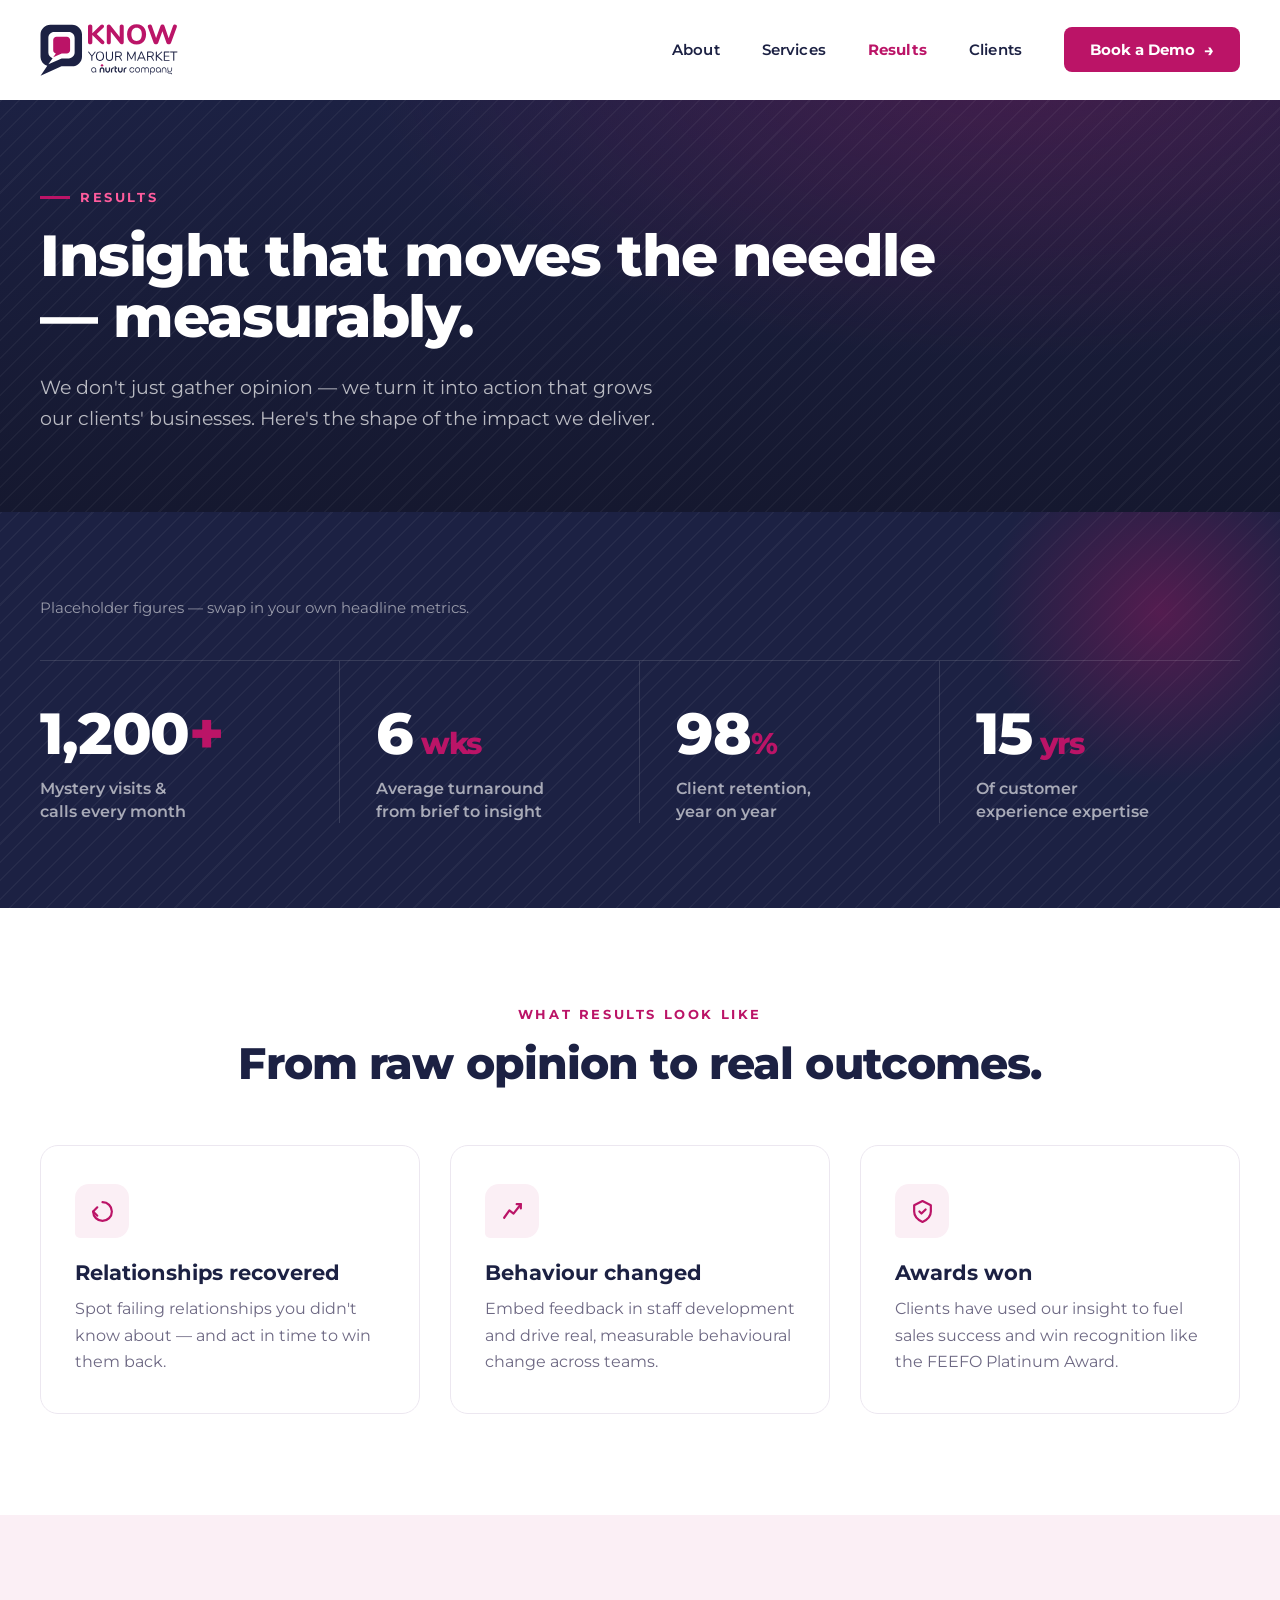
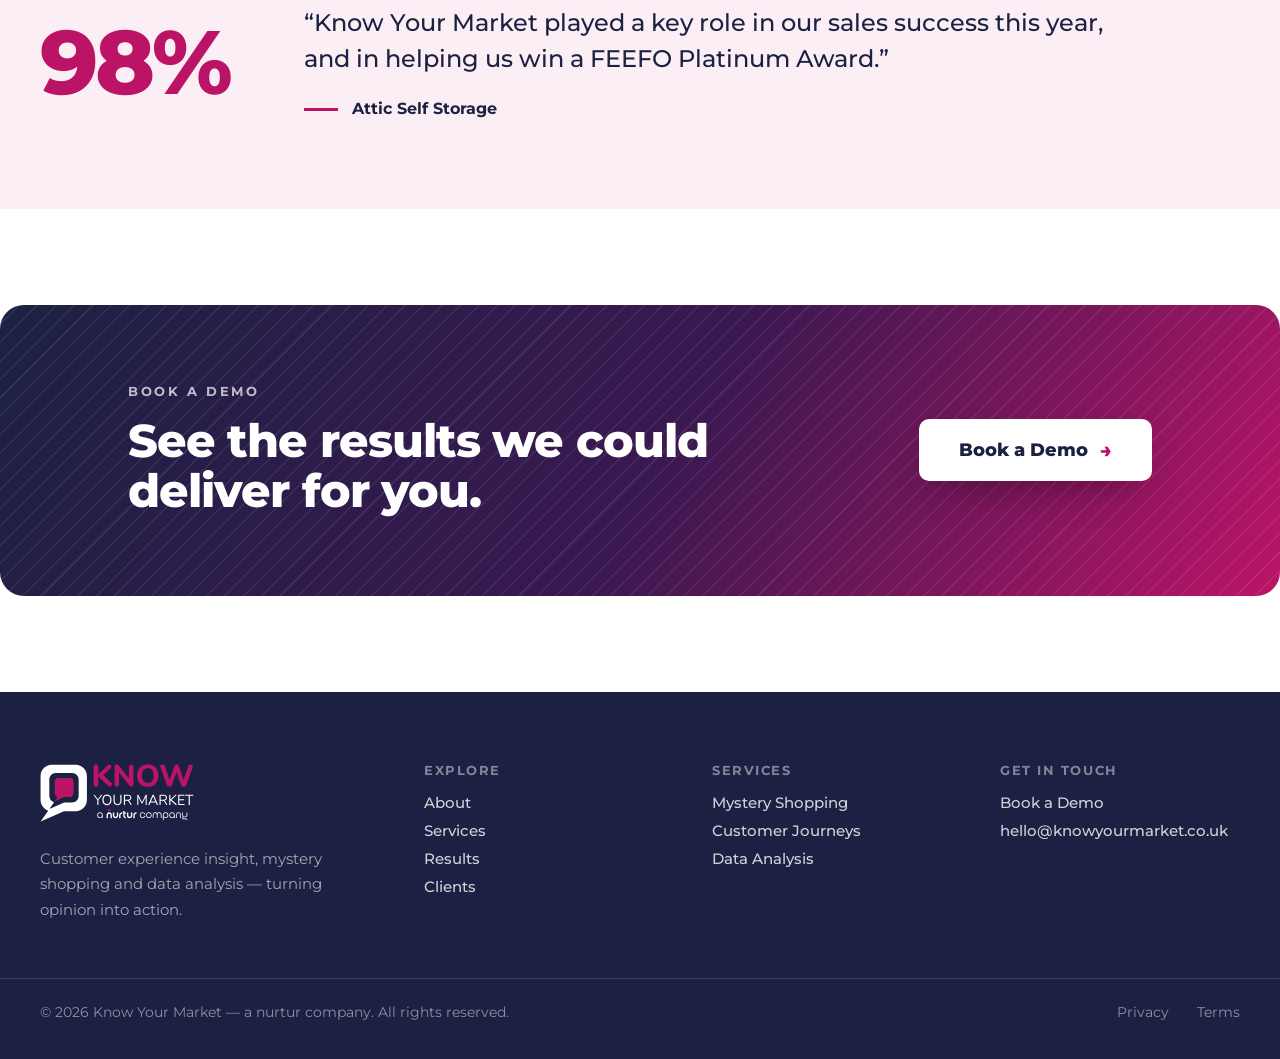
<file: results.html>
<!DOCTYPE html>
<html lang="en">
<head>
<meta charset="utf-8">
<meta name="viewport" content="width=device-width, initial-scale=1">
<title>Results — Know Your Market</title>
<link rel="icon" type="image/png" href="assets/favicon.png">
<link rel="preconnect" href="https://fonts.googleapis.com">
<link rel="preconnect" href="https://fonts.gstatic.com" crossorigin>
<link href="https://fonts.googleapis.com/css2?family=Montserrat:wght@400;500;600;700;800&display=swap" rel="stylesheet">
<link rel="stylesheet" href="css/results.css">
</head>
<body>
<div class="kym-root" style="width:100%;margin:0 auto;background:#ffffff;font-family:Montserrat,system-ui,sans-serif;color:#1C2143;overflow-x:clip;">

  <!-- NAV -->
  <header class="kym-header" style="position:sticky;top:0;z-index:100;width:100%;height:100px;background:#ffffff;border-bottom:1px solid transparent;box-shadow:0 0 0 rgba(0,0,0,0);transition:height .38s cubic-bezier(.4,0,.2,1),box-shadow .38s ease,border-color .38s ease,background .38s ease;will-change:height;">
    <div class="kym-nav-inner" style="width:1600px;height:100%;margin:0 auto;display:flex;align-items:center;justify-content:space-between;">
      <a href="index.html" style="display:flex;align-items:center;">
        <img src="assets/logo-color.svg" alt="Know Your Market" style="height:52px;display:block;transition:height .38s cubic-bezier(.4,0,.2,1);">
      </a>
      <nav class="kym-navlinks" style="display:flex;align-items:center;gap:42px;">
        <a class="kym-navlink" href="about.html" style="font:600 15px/1 Montserrat,sans-serif;color:#1C2143;letter-spacing:.01em;" style-hover="color:#BB1467">About</a>
        <a class="kym-navlink" href="services.html" style="font:600 15px/1 Montserrat,sans-serif;color:#1C2143;letter-spacing:.01em;" style-hover="color:#BB1467">Services</a>
        <a class="kym-navlink" href="results.html" style="font:700 15px/1 Montserrat,sans-serif;color:#BB1467;letter-spacing:.01em;">Results</a>
        <a class="kym-navlink" href="clients.html" style="font:600 15px/1 Montserrat,sans-serif;color:#1C2143;letter-spacing:.01em;" style-hover="color:#BB1467">Clients</a>
        <a href="book-a-demo.html" style="display:inline-flex;align-items:center;gap:9px;background:#BB1467;color:#fff;font:700 15px/1 Montserrat,sans-serif;padding:15px 26px;border-radius:8px;" style-hover="background:#9c0f55">Book a Demo
          <span style="font-size:17px;line-height:0;">&#8594;</span>
        </a>
      </nav>
      <button class="kym-burger" aria-label="Menu" style="display:none;align-items:center;justify-content:center;flex-direction:column;gap:5px;width:46px;height:46px;padding:0;border:0;background:transparent;cursor:pointer;">
        <span style="display:block;width:24px;height:2.5px;background:#1C2143;border-radius:2px;"></span>
        <span style="display:block;width:24px;height:2.5px;background:#1C2143;border-radius:2px;"></span>
        <span style="display:block;width:24px;height:2.5px;background:#1C2143;border-radius:2px;"></span>
      </button>
    </div>
    <div class="kym-mobile-menu" style="display:none;flex-direction:column;background:#fff;border-top:1px solid #ECE7F0;box-shadow:0 20px 32px -16px rgba(28,33,67,.24);padding:8px 20px 24px;">
      <a href="about.html" style="font:600 18px/1 Montserrat,sans-serif;color:#1C2143;padding:18px 2px;border-bottom:1px solid #F1ECF2;">About</a>
      <a href="services.html" style="font:600 18px/1 Montserrat,sans-serif;color:#1C2143;padding:18px 2px;border-bottom:1px solid #F1ECF2;">Services</a>
      <a href="results.html" style="font:600 18px/1 Montserrat,sans-serif;color:#1C2143;padding:18px 2px;border-bottom:1px solid #F1ECF2;">Results</a>
      <a href="clients.html" style="font:600 18px/1 Montserrat,sans-serif;color:#1C2143;padding:18px 2px;border-bottom:1px solid #F1ECF2;">Clients</a>
      <a href="book-a-demo.html" style="margin-top:16px;display:inline-flex;align-items:center;justify-content:center;gap:9px;background:#BB1467;color:#fff;font:700 16px/1 Montserrat,sans-serif;padding:18px 26px;border-radius:8px;">Book a Demo <span style="font-size:18px;line-height:0;">→</span></a>
    </div>
  </header>

  <!-- PAGE HERO -->
  <section class="kym-bleed" style="width:100%;position:relative;overflow:hidden;background:radial-gradient(1100px 500px at 80% -10%,rgba(187,20,103,.25),transparent 60%),linear-gradient(180deg,#1C2143,#15182f);">
    <div style="position:absolute;inset:0;background:repeating-linear-gradient(135deg,rgba(255,255,255,.04) 0px,rgba(255,255,255,.04) 1.5px,transparent 1.5px,transparent 13px);"></div>
    <div class="kym-container kym-pagehero-inner" style="position:relative;width:1600px;margin:0 auto;padding:84px 0 78px;">
      <div data-reveal style="display:inline-flex;align-items:center;gap:10px;margin-bottom:22px;">
        <span style="width:30px;height:3px;background:#BB1467;display:block;"></span>
        <span style="font:700 13px/1 Montserrat,sans-serif;letter-spacing:.2em;text-transform:uppercase;color:#FF5C9D;">Results</span>
      </div>
      <h1 data-reveal class="kym-hero-h1" style="margin:0;font:800 58px/1.05 Montserrat,sans-serif;letter-spacing:-0.02em;color:#fff;max-width:900px;">Insight that moves the needle &mdash; measurably.</h1>
      <p data-reveal style="margin:24px 0 0;max-width:640px;font:400 19px/1.65 Montserrat,sans-serif;color:rgba(255,255,255,.7);">We don't just gather opinion &mdash; we turn it into action that grows our clients' businesses. Here's the shape of the impact we deliver.</p>
    </div>
  </section>

  <!-- STATS -->
  <section class="kym-bleed" style="width:100%;background:#1C2143;position:relative;overflow:hidden;">
    <div style="position:absolute;inset:0;background:repeating-linear-gradient(135deg,rgba(255,255,255,.045) 0px,rgba(255,255,255,.045) 1.5px,transparent 1.5px,transparent 13px);"></div>
    <div style="position:absolute;top:-80px;right:-60px;width:360px;height:360px;border-radius:50%;background:radial-gradient(circle,rgba(187,20,103,.35),transparent 68%);"></div>
    <div class="kym-container" style="position:relative;width:1600px;margin:0 auto;padding:84px 0;">
      <p data-reveal style="margin:0 0 40px;font:400 15px/1.6 Montserrat,sans-serif;color:rgba(255,255,255,.55);">Placeholder figures &mdash; swap in your own headline metrics.</p>
      <div class="kym-stats-grid" data-reveal style="display:grid;grid-template-columns:repeat(4,1fr);gap:0;border-top:1px solid rgba(255,255,255,.12);">
        <div style="padding:44px 36px 0 0;border-right:1px solid rgba(255,255,255,.12);">
          <div style="font:800 58px/1 Montserrat,sans-serif;color:#fff;letter-spacing:-0.02em;">1,200<span style="color:#BB1467">+</span></div>
          <div style="margin-top:14px;font:600 16px/1.45 Montserrat,sans-serif;color:rgba(255,255,255,.62);">Mystery visits &amp;<br>calls every month</div>
        </div>
        <div style="padding:44px 36px 0;border-right:1px solid rgba(255,255,255,.12);">
          <div style="font:800 58px/1 Montserrat,sans-serif;color:#fff;letter-spacing:-0.02em;">6<span style="font-size:30px;color:#BB1467"> wks</span></div>
          <div style="margin-top:14px;font:600 16px/1.45 Montserrat,sans-serif;color:rgba(255,255,255,.62);">Average turnaround<br>from brief to insight</div>
        </div>
        <div style="padding:44px 36px 0;border-right:1px solid rgba(255,255,255,.12);">
          <div style="font:800 58px/1 Montserrat,sans-serif;color:#fff;letter-spacing:-0.02em;">98<span style="font-size:30px;color:#BB1467">%</span></div>
          <div style="margin-top:14px;font:600 16px/1.45 Montserrat,sans-serif;color:rgba(255,255,255,.62);">Client retention,<br>year on year</div>
        </div>
        <div style="padding:44px 0 0 36px;">
          <div style="font:800 58px/1 Montserrat,sans-serif;color:#fff;letter-spacing:-0.02em;">15<span style="font-size:30px;color:#BB1467"> yrs</span></div>
          <div style="margin-top:14px;font:600 16px/1.45 Montserrat,sans-serif;color:rgba(255,255,255,.62);">Of customer<br>experience expertise</div>
        </div>
      </div>
    </div>
  </section>

  <!-- OUTCOMES -->
  <section class="kym-container" style="width:1600px;margin:0 auto;padding:100px 0;">
    <div data-reveal style="text-align:center;margin-bottom:58px;">
      <div style="font:700 13px/1 Montserrat,sans-serif;letter-spacing:.2em;text-transform:uppercase;color:#BB1467;margin-bottom:18px;">What results look like</div>
      <h2 class="kym-sec-h2" style="margin:0;font:800 44px/1.1 Montserrat,sans-serif;letter-spacing:-0.02em;color:#1C2143;">From raw opinion to real outcomes.</h2>
    </div>
    <div class="kym-grid3" style="display:grid;grid-template-columns:repeat(3,1fr);gap:30px;">
      <div data-reveal style="border:1px solid #ECE7F0;border-radius:18px;padding:38px 34px;">
        <div style="width:54px;height:54px;border-radius:14px 14px 14px 5px;background:#FBEFF5;display:flex;align-items:center;justify-content:center;margin-bottom:22px;">
          <svg width="25" height="25" viewBox="0 0 24 24" fill="none" stroke="#BB1467" stroke-width="2.1" stroke-linecap="round" stroke-linejoin="round"><path d="M3 12a9 9 0 1 0 9-9"></path><path d="M3 12 7 8M3 12l4 4"></path></svg>
        </div>
        <h3 style="margin:0 0 10px;font:700 21px/1.25 Montserrat,sans-serif;color:#1C2143;">Relationships recovered</h3>
        <p style="margin:0;font:400 16px/1.65 Montserrat,sans-serif;color:#6d6883;">Spot failing relationships you didn't know about &mdash; and act in time to win them back.</p>
      </div>
      <div data-reveal style="border:1px solid #ECE7F0;border-radius:18px;padding:38px 34px;">
        <div style="width:54px;height:54px;border-radius:14px 14px 14px 5px;background:#FBEFF5;display:flex;align-items:center;justify-content:center;margin-bottom:22px;">
          <svg width="25" height="25" viewBox="0 0 24 24" fill="none" stroke="#BB1467" stroke-width="2.1" stroke-linecap="round" stroke-linejoin="round"><path d="M4 18 L9 11 L13 14 L20 5"></path><path d="M20 9 V5 H16"></path></svg>
        </div>
        <h3 style="margin:0 0 10px;font:700 21px/1.25 Montserrat,sans-serif;color:#1C2143;">Behaviour changed</h3>
        <p style="margin:0;font:400 16px/1.65 Montserrat,sans-serif;color:#6d6883;">Embed feedback in staff development and drive real, measurable behavioural change across teams.</p>
      </div>
      <div data-reveal style="border:1px solid #ECE7F0;border-radius:18px;padding:38px 34px;">
        <div style="width:54px;height:54px;border-radius:14px 14px 14px 5px;background:#FBEFF5;display:flex;align-items:center;justify-content:center;margin-bottom:22px;">
          <svg width="25" height="25" viewBox="0 0 24 24" fill="none" stroke="#BB1467" stroke-width="2.1" stroke-linecap="round" stroke-linejoin="round"><path d="M12 2 4 6v6c0 5 3.5 8 8 10 4.5-2 8-5 8-10V6z"></path><path d="m9 12 2 2 4-4"></path></svg>
        </div>
        <h3 style="margin:0 0 10px;font:700 21px/1.25 Montserrat,sans-serif;color:#1C2143;">Awards won</h3>
        <p style="margin:0;font:400 16px/1.65 Montserrat,sans-serif;color:#6d6883;">Clients have used our insight to fuel sales success and win recognition like the FEEFO Platinum Award.</p>
      </div>
    </div>
  </section>

  <!-- FEATURED RESULT -->
  <section class="kym-bleed" style="width:100%;background:#FBEFF5;">
    <div class="kym-container kym-feat" style="width:1600px;margin:0 auto;padding:90px 0;display:grid;grid-template-columns:200px 1fr;gap:64px;align-items:center;">
      <div data-reveal style="font:800 90px/0.9 Montserrat,sans-serif;color:#BB1467;letter-spacing:-0.03em;">98%</div>
      <div data-reveal>
        <p style="margin:0 0 22px;font:500 24px/1.5 Montserrat,sans-serif;color:#1C2143;max-width:840px;">&ldquo;Know Your Market played a key role in our sales success this year, and in helping us win a FEEFO Platinum Award.&rdquo;</p>
        <div style="display:flex;align-items:center;gap:14px;">
          <span style="width:34px;height:3px;background:#BB1467;"></span>
          <span style="font:700 16px/1.3 Montserrat,sans-serif;color:#1C2143;">Attic Self Storage</span>
        </div>
      </div>
    </div>
  </section>

  <!-- CTA -->
  <section class="kym-bleed kym-cta" style="width:100%;padding:96px 0;">
    <div class="kym-container kym-cta-card" style="width:1600px;margin:0 auto;position:relative;border-radius:24px;overflow:hidden;background:linear-gradient(120deg,#1C2143 0%,#3a1850 52%,#BB1467 100%);">
      <div style="position:absolute;inset:0;background:repeating-linear-gradient(135deg,rgba(255,255,255,.08) 0px,rgba(255,255,255,.08) 1.5px,transparent 1.5px,transparent 13px);"></div>
      <div class="kym-cta-inner" data-reveal style="position:relative;padding:80px 88px;display:flex;align-items:center;justify-content:space-between;gap:60px;">
        <div>
          <div style="font:700 13px/1 Montserrat,sans-serif;letter-spacing:.2em;text-transform:uppercase;color:rgba(255,255,255,.7);margin-bottom:18px;">Book a demo</div>
          <h2 style="margin:0;font:800 46px/1.08 Montserrat,sans-serif;letter-spacing:-0.02em;color:#fff;max-width:720px;">See the results we could deliver for you.</h2>
        </div>
        <a href="book-a-demo.html" class="kym-cta-btn" style="flex:none;display:inline-flex;align-items:center;gap:12px;background:#fff;color:#1C2143;font:800 18px/1 Montserrat,sans-serif;padding:22px 40px;border-radius:10px;box-shadow:0 18px 40px -16px rgba(0,0,0,.4);" style-hover="background:#FBEFF5">Book a Demo <span style="font-size:20px;line-height:0;color:#BB1467">&#8594;</span></a>
      </div>
    </div>
  </section>

  <!-- FOOTER -->
  <footer class="kym-bleed" style="width:100%;background:#1C2143;">
    <div class="kym-container kym-foot-grid" style="width:1600px;margin:0 auto;padding:72px 0 0;display:grid;grid-template-columns:1.4fr 1fr 1fr 1fr;gap:48px;align-items:start;">
      <div>
        <img src="assets/logo-white.svg" alt="Know Your Market" style="height:58px;display:block;margin-bottom:24px;">
        <p style="margin:0;font:400 15px/1.7 Montserrat,sans-serif;color:rgba(255,255,255,.6);max-width:320px;">Customer experience insight, mystery shopping and data analysis &mdash; turning opinion into action.</p>
      </div>
      <div>
        <div style="font:700 13px/1 Montserrat,sans-serif;letter-spacing:.12em;text-transform:uppercase;color:rgba(255,255,255,.45);margin-bottom:18px;">Explore</div>
        <div style="display:flex;flex-direction:column;gap:13px;">
          <a href="about.html" style="font:500 15px/1 Montserrat,sans-serif;color:rgba(255,255,255,.8);" style-hover="color:#fff">About</a>
          <a href="services.html" style="font:500 15px/1 Montserrat,sans-serif;color:rgba(255,255,255,.8);" style-hover="color:#fff">Services</a>
          <a href="results.html" style="font:500 15px/1 Montserrat,sans-serif;color:rgba(255,255,255,.8);" style-hover="color:#fff">Results</a>
          <a href="clients.html" style="font:500 15px/1 Montserrat,sans-serif;color:rgba(255,255,255,.8);" style-hover="color:#fff">Clients</a>
        </div>
      </div>
      <div>
        <div style="font:700 13px/1 Montserrat,sans-serif;letter-spacing:.12em;text-transform:uppercase;color:rgba(255,255,255,.45);margin-bottom:18px;">Services</div>
        <div style="display:flex;flex-direction:column;gap:13px;">
          <a href="services.html" style="font:500 15px/1 Montserrat,sans-serif;color:rgba(255,255,255,.8);" style-hover="color:#fff">Mystery Shopping</a>
          <a href="services.html" style="font:500 15px/1 Montserrat,sans-serif;color:rgba(255,255,255,.8);" style-hover="color:#fff">Customer Journeys</a>
          <a href="services.html" style="font:500 15px/1 Montserrat,sans-serif;color:rgba(255,255,255,.8);" style-hover="color:#fff">Data Analysis</a>
        </div>
      </div>
      <div>
        <div style="font:700 13px/1 Montserrat,sans-serif;letter-spacing:.12em;text-transform:uppercase;color:rgba(255,255,255,.45);margin-bottom:18px;">Get in touch</div>
        <div style="display:flex;flex-direction:column;gap:13px;">
          <a href="book-a-demo.html" style="font:500 15px/1 Montserrat,sans-serif;color:rgba(255,255,255,.8);" style-hover="color:#fff">Book a Demo</a>
          <a href="mailto:hello@knowyourmarket.co.uk" style="font:500 15px/1 Montserrat,sans-serif;color:rgba(255,255,255,.8);" style-hover="color:#fff">hello@knowyourmarket.co.uk</a>
        </div>
      </div>
    </div>
    <div class="kym-container kym-foot-bottom" style="width:1600px;margin:0 auto;margin-top:56px;padding:26px 0 40px;border-top:1px solid rgba(255,255,255,.12);display:flex;align-items:center;justify-content:space-between;">
      <span style="font:400 14px/1 Montserrat,sans-serif;color:rgba(255,255,255,.5);">&copy; 2026 Know Your Market &mdash; a nurtur company. All rights reserved.</span>
      <div style="display:flex;gap:28px;">
        <a href="#" style="font:400 14px/1 Montserrat,sans-serif;color:rgba(255,255,255,.5);" style-hover="color:#fff">Privacy</a>
        <a href="#" style="font:400 14px/1 Montserrat,sans-serif;color:rgba(255,255,255,.5);" style-hover="color:#fff">Terms</a>
      </div>
    </div>
  </footer>

</div>
<script src="js/site.js"></script>
</body>
</html>
</file>
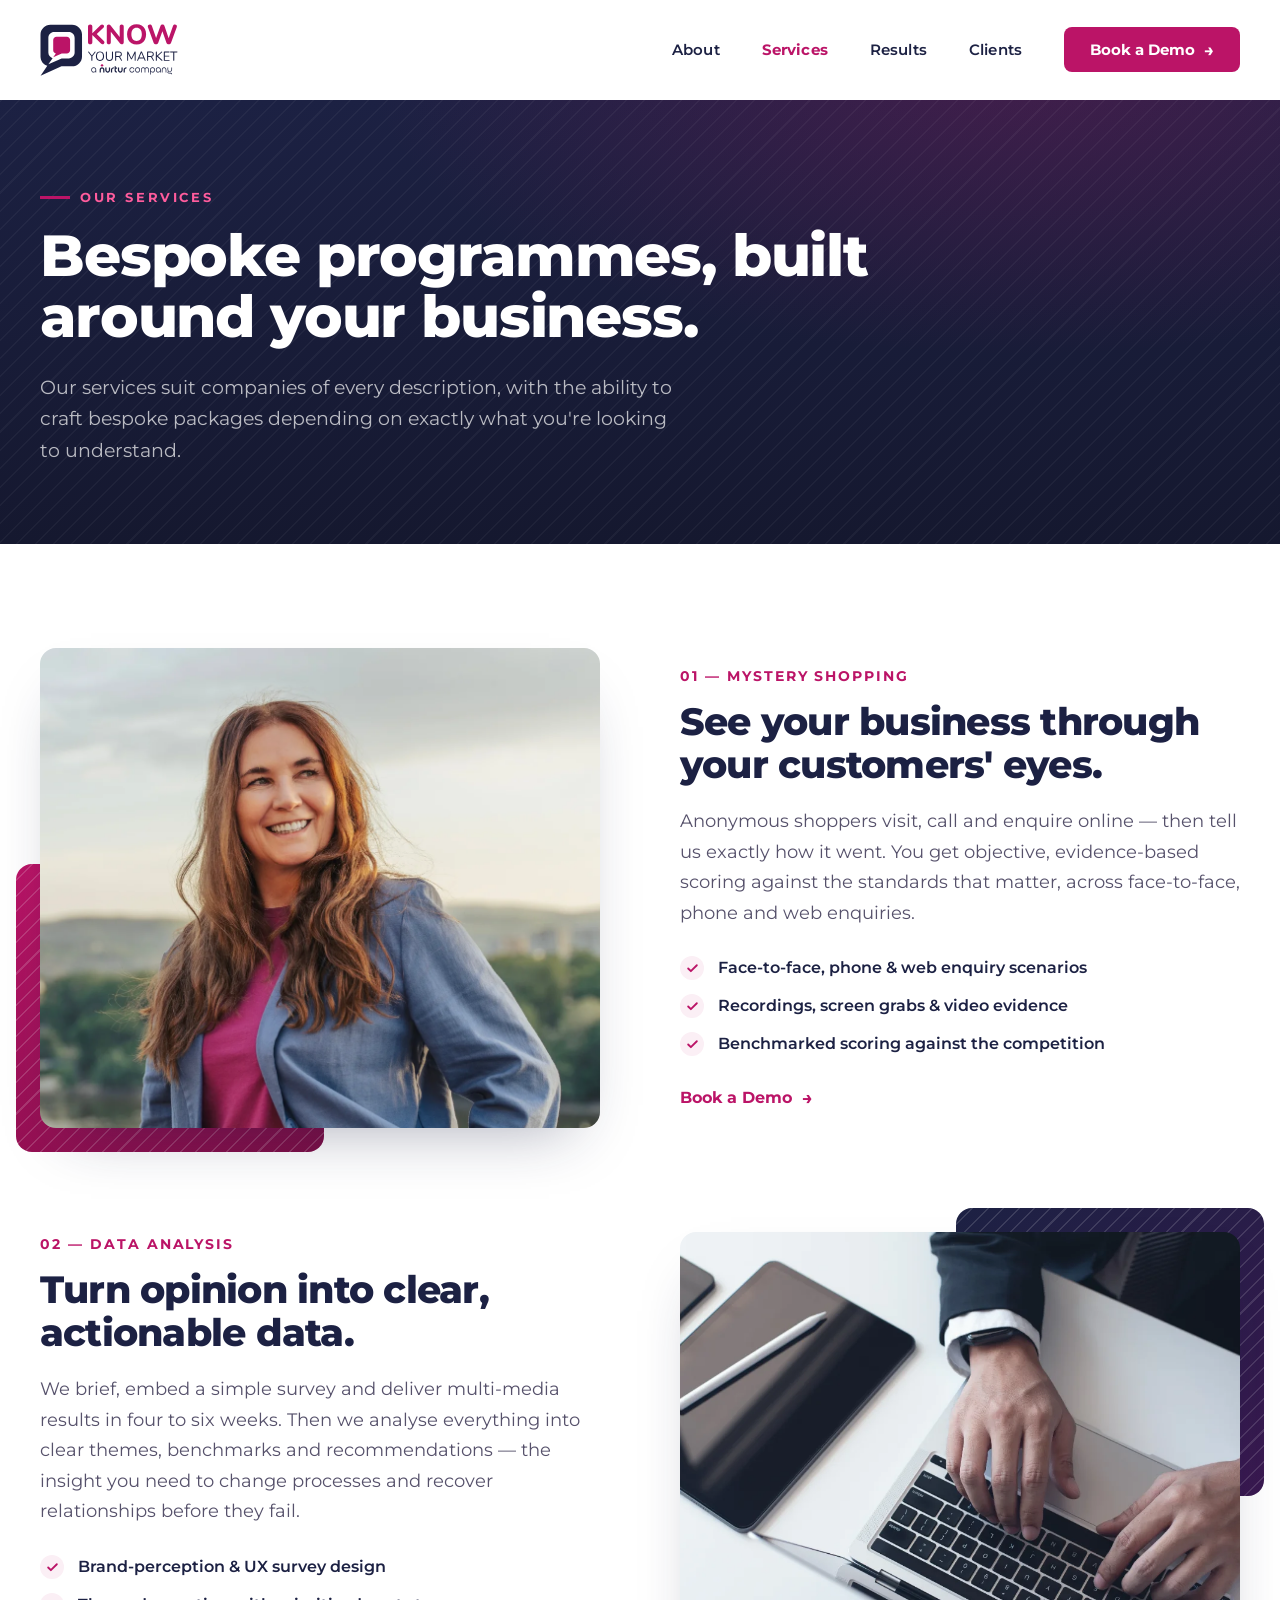
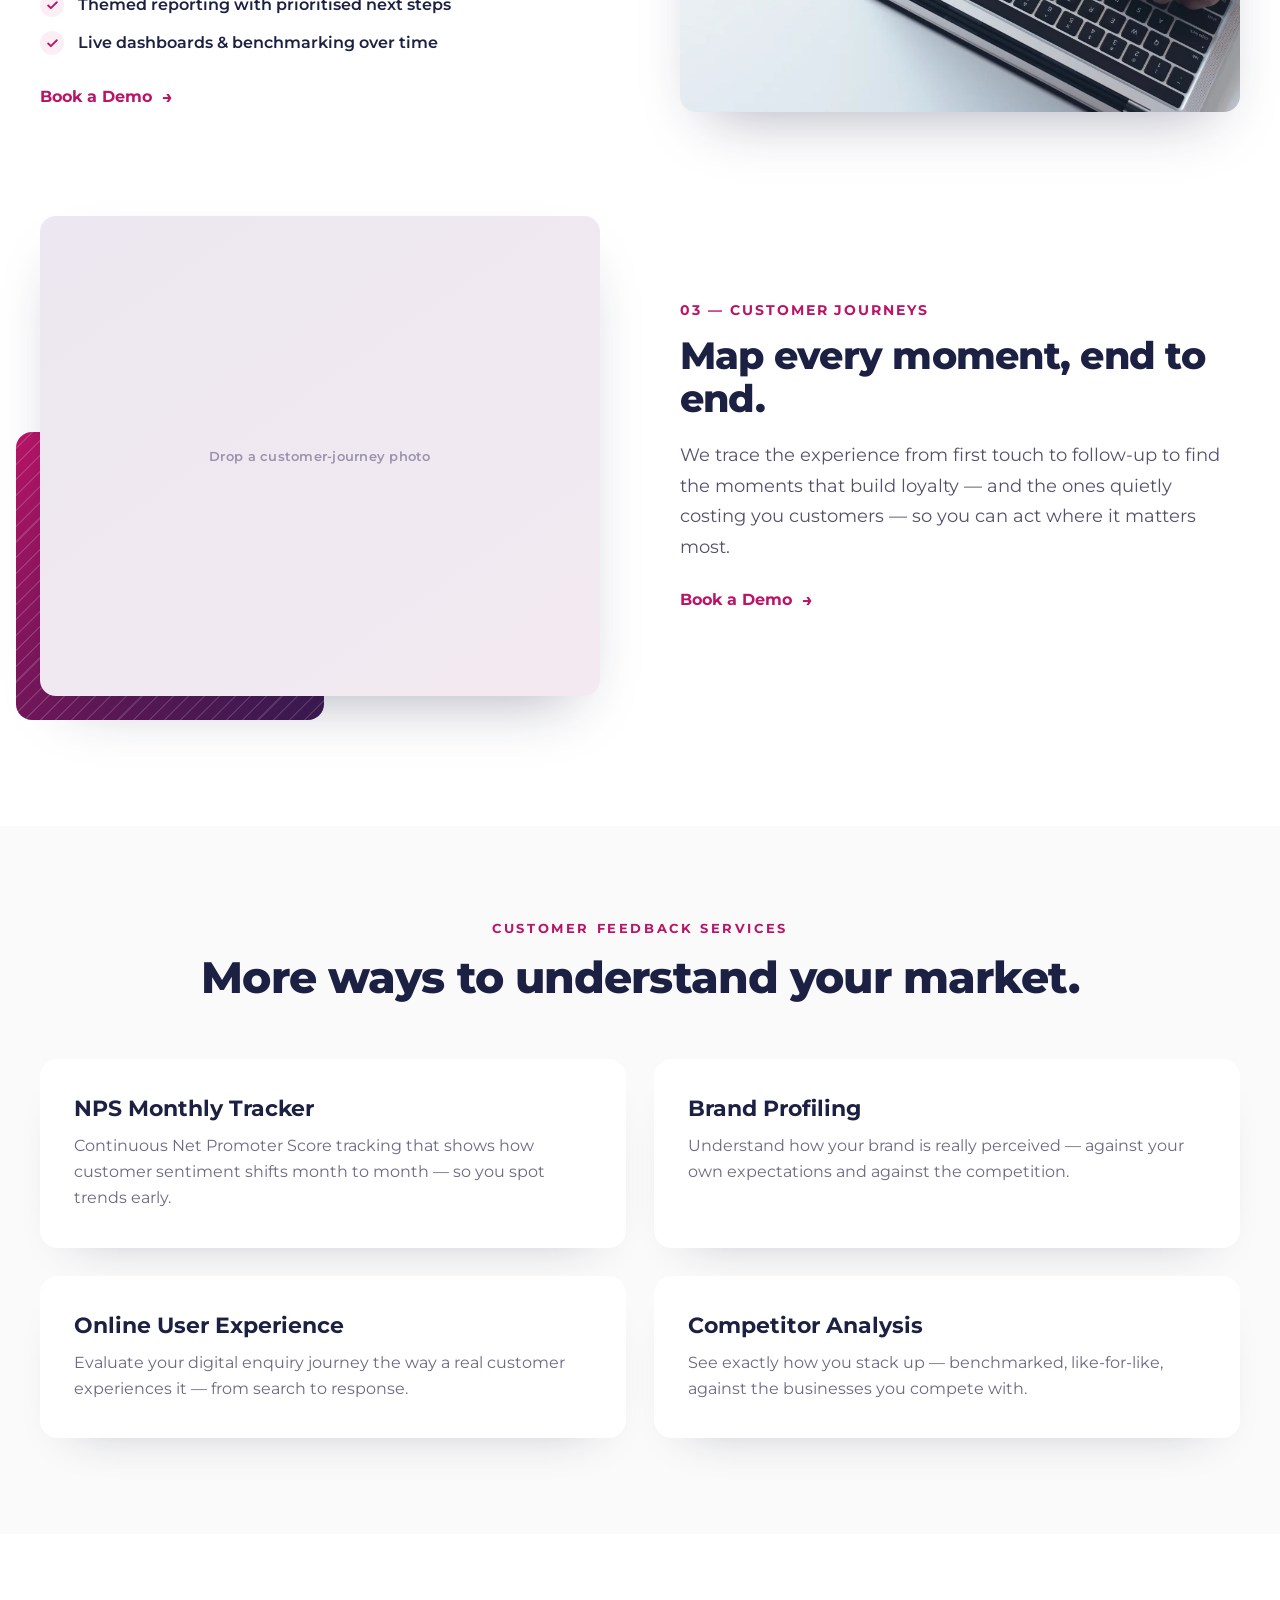
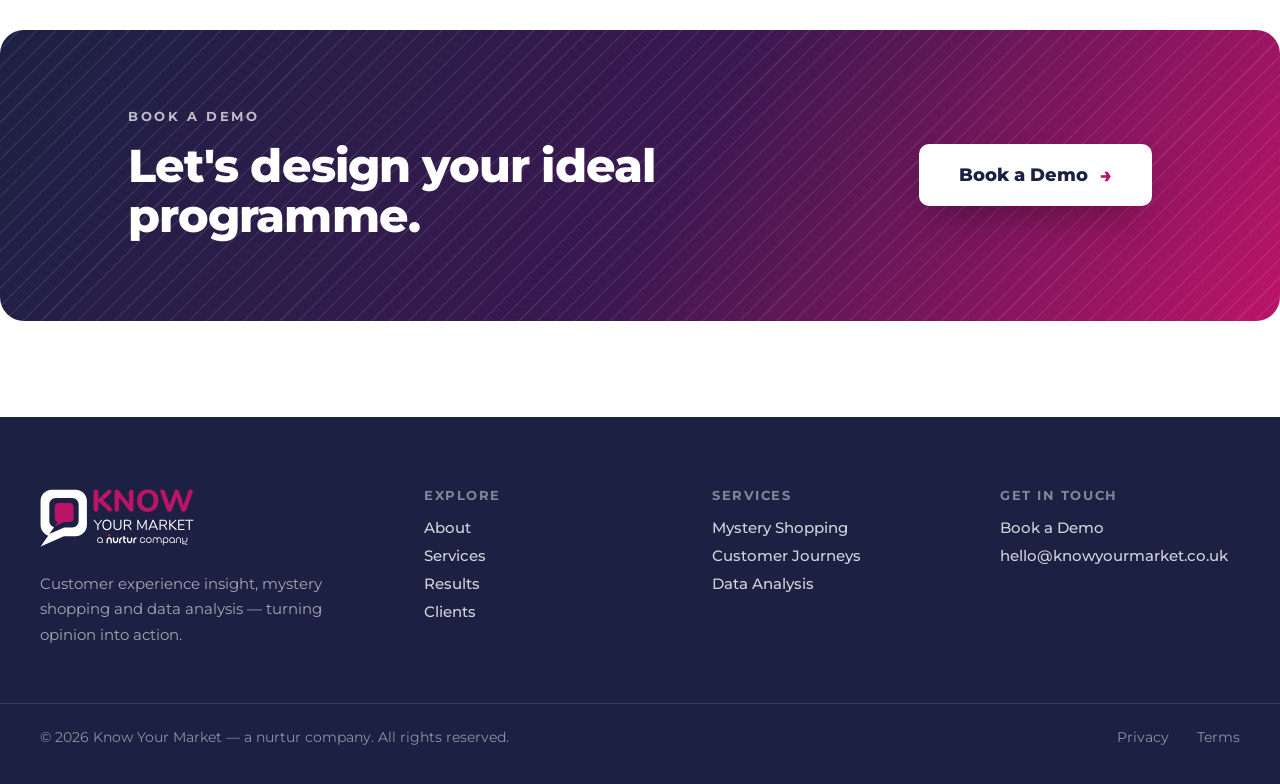
<file: services.html>
<!DOCTYPE html>
<html lang="en">
<head>
<meta charset="utf-8">
<meta name="viewport" content="width=device-width, initial-scale=1">
<title>Services — Know Your Market</title>
<link rel="icon" type="image/png" href="assets/favicon.png">
<link rel="preconnect" href="https://fonts.googleapis.com">
<link rel="preconnect" href="https://fonts.gstatic.com" crossorigin>
<link href="https://fonts.googleapis.com/css2?family=Montserrat:wght@400;500;600;700;800&display=swap" rel="stylesheet">
<link rel="stylesheet" href="css/services.css">
</head>
<body>
<div class="kym-root" style="width:100%;margin:0 auto;background:#ffffff;font-family:Montserrat,system-ui,sans-serif;color:#1C2143;overflow-x:clip;">

  <!-- NAV -->
  <header class="kym-header" style="position:sticky;top:0;z-index:100;width:100%;height:100px;background:#ffffff;border-bottom:1px solid transparent;box-shadow:0 0 0 rgba(0,0,0,0);transition:height .38s cubic-bezier(.4,0,.2,1),box-shadow .38s ease,border-color .38s ease,background .38s ease;will-change:height;">
    <div class="kym-nav-inner" style="width:1600px;height:100%;margin:0 auto;display:flex;align-items:center;justify-content:space-between;">
      <a href="index.html" style="display:flex;align-items:center;">
        <img src="assets/logo-color.svg" alt="Know Your Market" style="height:52px;display:block;transition:height .38s cubic-bezier(.4,0,.2,1);">
      </a>
      <nav class="kym-navlinks" style="display:flex;align-items:center;gap:42px;">
        <a class="kym-navlink" href="about.html" style="font:600 15px/1 Montserrat,sans-serif;color:#1C2143;letter-spacing:.01em;" style-hover="color:#BB1467">About</a>
        <a class="kym-navlink" href="services.html" style="font:700 15px/1 Montserrat,sans-serif;color:#BB1467;letter-spacing:.01em;">Services</a>
        <a class="kym-navlink" href="results.html" style="font:600 15px/1 Montserrat,sans-serif;color:#1C2143;letter-spacing:.01em;" style-hover="color:#BB1467">Results</a>
        <a class="kym-navlink" href="clients.html" style="font:600 15px/1 Montserrat,sans-serif;color:#1C2143;letter-spacing:.01em;" style-hover="color:#BB1467">Clients</a>
        <a href="book-a-demo.html" style="display:inline-flex;align-items:center;gap:9px;background:#BB1467;color:#fff;font:700 15px/1 Montserrat,sans-serif;padding:15px 26px;border-radius:8px;" style-hover="background:#9c0f55">Book a Demo
          <span style="font-size:17px;line-height:0;">→</span>
        </a>
      </nav>
      <button class="kym-burger" aria-label="Menu" style="display:none;align-items:center;justify-content:center;flex-direction:column;gap:5px;width:46px;height:46px;padding:0;border:0;background:transparent;cursor:pointer;">
        <span style="display:block;width:24px;height:2.5px;background:#1C2143;border-radius:2px;"></span>
        <span style="display:block;width:24px;height:2.5px;background:#1C2143;border-radius:2px;"></span>
        <span style="display:block;width:24px;height:2.5px;background:#1C2143;border-radius:2px;"></span>
      </button>
    </div>
    <div class="kym-mobile-menu" style="display:none;flex-direction:column;background:#fff;border-top:1px solid #ECE7F0;box-shadow:0 20px 32px -16px rgba(28,33,67,.24);padding:8px 20px 24px;">
      <a href="about.html" style="font:600 18px/1 Montserrat,sans-serif;color:#1C2143;padding:18px 2px;border-bottom:1px solid #F1ECF2;">About</a>
      <a href="services.html" style="font:600 18px/1 Montserrat,sans-serif;color:#1C2143;padding:18px 2px;border-bottom:1px solid #F1ECF2;">Services</a>
      <a href="results.html" style="font:600 18px/1 Montserrat,sans-serif;color:#1C2143;padding:18px 2px;border-bottom:1px solid #F1ECF2;">Results</a>
      <a href="clients.html" style="font:600 18px/1 Montserrat,sans-serif;color:#1C2143;padding:18px 2px;border-bottom:1px solid #F1ECF2;">Clients</a>
      <a href="book-a-demo.html" style="margin-top:16px;display:inline-flex;align-items:center;justify-content:center;gap:9px;background:#BB1467;color:#fff;font:700 16px/1 Montserrat,sans-serif;padding:18px 26px;border-radius:8px;">Book a Demo <span style="font-size:18px;line-height:0;">→</span></a>
    </div>
  </header>

  <!-- PAGE HERO -->
  <section class="kym-bleed" style="width:100%;position:relative;overflow:hidden;background:radial-gradient(1100px 500px at 80% -10%,rgba(187,20,103,.25),transparent 60%),linear-gradient(180deg,#1C2143,#15182f);">
    <div style="position:absolute;inset:0;background:repeating-linear-gradient(135deg,rgba(255,255,255,.04) 0px,rgba(255,255,255,.04) 1.5px,transparent 1.5px,transparent 13px);"></div>
    <div class="kym-container kym-pagehero-inner" style="position:relative;width:1600px;margin:0 auto;padding:84px 0 78px;">
      <div data-reveal="" style="display:inline-flex;align-items:center;gap:10px;margin-bottom:22px;">
        <span style="width:30px;height:3px;background:#BB1467;display:block;"></span>
        <span style="font:700 13px/1 Montserrat,sans-serif;letter-spacing:.2em;text-transform:uppercase;color:#FF5C9D;">Our services</span>
      </div>
      <h1 data-reveal="" class="kym-hero-h1" style="margin:0;font:800 58px/1.05 Montserrat,sans-serif;letter-spacing:-0.02em;color:#fff;max-width:900px;">Bespoke programmes, built around your business.</h1>
      <p data-reveal="" style="margin:24px 0 0;max-width:640px;font:400 19px/1.65 Montserrat,sans-serif;color:rgba(255,255,255,.7);">Our services suit companies of every description, with the ability to craft bespoke packages depending on exactly what you're looking to understand.</p>
    </div>
  </section>

  <!-- SERVICE PANELS -->
  <section class="kym-container" style="width:1600px;margin:0 auto;padding:104px 0 30px;">

    <!-- Mystery Shopping (image left) -->
    <div class="kym-svc kym-svc-alt" style="display:grid;grid-template-columns:1fr 1fr;gap:80px;align-items:center;padding-bottom:104px;">
      <div class="kym-svc-media" data-reveal="" style="position:relative;height:480px;">
        <div style="position:absolute;bottom:-24px;left:-24px;width:55%;height:60%;border-radius:16px;background:linear-gradient(145deg,#BB1467,#7a0d45);z-index:0;"></div>
        <div style="position:absolute;bottom:-24px;left:-24px;width:55%;height:60%;border-radius:16px;z-index:0;background:repeating-linear-gradient(135deg,rgba(255,255,255,.16) 0px,rgba(255,255,255,.16) 1.5px,transparent 1.5px,transparent 11px);"></div>
        <div style="position:absolute;inset:0;width:100%;height:100%;z-index:1;border-radius:16px;overflow:hidden;box-shadow:0 28px 60px -30px rgba(28,33,67,.4)"><img src="assets/img/svc-mystery.webp" alt="" loading="lazy" style="width:100%;height:100%;object-fit:cover;display:block;"></div>
      </div>
      <div data-reveal="">
        <div style="font:700 14px/1 Montserrat,sans-serif;letter-spacing:.14em;color:#BB1467;margin-bottom:18px;text-transform:uppercase;">01 — Mystery Shopping</div>
        <h3 style="margin:0 0 20px;font:800 38px/1.12 Montserrat,sans-serif;letter-spacing:-0.02em;color:#1C2143;">See your business through your customers' eyes.</h3>
        <p style="margin:0 0 28px;font:400 18px/1.7 Montserrat,sans-serif;color:#56516b;max-width:560px;">Anonymous shoppers visit, call and enquire online — then tell us exactly how it went. You get objective, evidence-based scoring against the standards that matter, across face-to-face, phone and web enquiries.</p>
        <ul style="list-style:none;margin:0 0 32px;padding:0;display:flex;flex-direction:column;gap:14px;">
          <li style="display:flex;align-items:center;gap:14px;font:600 16px/1.4 Montserrat,sans-serif;color:#1C2143;"><span style="flex:none;width:24px;height:24px;border-radius:50%;background:#FBEFF5;display:flex;align-items:center;justify-content:center;"><svg width="13" height="13" viewBox="0 0 24 24" fill="none" stroke="#BB1467" stroke-width="3.4" stroke-linecap="round" stroke-linejoin="round"><path d="M20 6 9 17l-5-5"></path></svg></span>Face-to-face, phone &amp; web enquiry scenarios</li>
          <li style="display:flex;align-items:center;gap:14px;font:600 16px/1.4 Montserrat,sans-serif;color:#1C2143;"><span style="flex:none;width:24px;height:24px;border-radius:50%;background:#FBEFF5;display:flex;align-items:center;justify-content:center;"><svg width="13" height="13" viewBox="0 0 24 24" fill="none" stroke="#BB1467" stroke-width="3.4" stroke-linecap="round" stroke-linejoin="round"><path d="M20 6 9 17l-5-5"></path></svg></span>Recordings, screen grabs &amp; video evidence</li>
          <li style="display:flex;align-items:center;gap:14px;font:600 16px/1.4 Montserrat,sans-serif;color:#1C2143;"><span style="flex:none;width:24px;height:24px;border-radius:50%;background:#FBEFF5;display:flex;align-items:center;justify-content:center;"><svg width="13" height="13" viewBox="0 0 24 24" fill="none" stroke="#BB1467" stroke-width="3.4" stroke-linecap="round" stroke-linejoin="round"><path d="M20 6 9 17l-5-5"></path></svg></span>Benchmarked scoring against the competition</li>
        </ul>
        <a href="book-a-demo.html" style="display:inline-flex;align-items:center;gap:10px;font:700 16px/1 Montserrat,sans-serif;color:#BB1467;" style-hover="color:#1C2143">Book a Demo <span style="font-size:18px;line-height:0;">→</span></a>
      </div>
    </div>

    <!-- Data Analysis (image right) -->
    <div class="kym-svc" style="display:grid;grid-template-columns:1fr 1fr;gap:80px;align-items:center;padding-bottom:104px;">
      <div data-reveal="">
        <div style="font:700 14px/1 Montserrat,sans-serif;letter-spacing:.14em;color:#BB1467;margin-bottom:18px;text-transform:uppercase;">02 — Data Analysis</div>
        <h3 style="margin:0 0 20px;font:800 38px/1.12 Montserrat,sans-serif;letter-spacing:-0.02em;color:#1C2143;">Turn opinion into clear, actionable data.</h3>
        <p style="margin:0 0 28px;font:400 18px/1.7 Montserrat,sans-serif;color:#56516b;max-width:560px;">We brief, embed a simple survey and deliver multi-media results in four to six weeks. Then we analyse everything into clear themes, benchmarks and recommendations — the insight you need to change processes and recover relationships before they fail.</p>
        <ul style="list-style:none;margin:0 0 32px;padding:0;display:flex;flex-direction:column;gap:14px;">
          <li style="display:flex;align-items:center;gap:14px;font:600 16px/1.4 Montserrat,sans-serif;color:#1C2143;"><span style="flex:none;width:24px;height:24px;border-radius:50%;background:#FBEFF5;display:flex;align-items:center;justify-content:center;"><svg width="13" height="13" viewBox="0 0 24 24" fill="none" stroke="#BB1467" stroke-width="3.4" stroke-linecap="round" stroke-linejoin="round"><path d="M20 6 9 17l-5-5"></path></svg></span>Brand-perception &amp; UX survey design</li>
          <li style="display:flex;align-items:center;gap:14px;font:600 16px/1.4 Montserrat,sans-serif;color:#1C2143;"><span style="flex:none;width:24px;height:24px;border-radius:50%;background:#FBEFF5;display:flex;align-items:center;justify-content:center;"><svg width="13" height="13" viewBox="0 0 24 24" fill="none" stroke="#BB1467" stroke-width="3.4" stroke-linecap="round" stroke-linejoin="round"><path d="M20 6 9 17l-5-5"></path></svg></span>Themed reporting with prioritised next steps</li>
          <li style="display:flex;align-items:center;gap:14px;font:600 16px/1.4 Montserrat,sans-serif;color:#1C2143;"><span style="flex:none;width:24px;height:24px;border-radius:50%;background:#FBEFF5;display:flex;align-items:center;justify-content:center;"><svg width="13" height="13" viewBox="0 0 24 24" fill="none" stroke="#BB1467" stroke-width="3.4" stroke-linecap="round" stroke-linejoin="round"><path d="M20 6 9 17l-5-5"></path></svg></span>Live dashboards &amp; benchmarking over time</li>
        </ul>
        <a href="book-a-demo.html" style="display:inline-flex;align-items:center;gap:10px;font:700 16px/1 Montserrat,sans-serif;color:#BB1467;" style-hover="color:#1C2143">Book a Demo <span style="font-size:18px;line-height:0;">→</span></a>
      </div>
      <div class="kym-svc-media" data-reveal="" style="position:relative;height:480px;">
        <div style="position:absolute;top:-24px;right:-24px;width:55%;height:60%;border-radius:16px;background:linear-gradient(145deg,#1C2143,#3a1850);z-index:0;"></div>
        <div style="position:absolute;top:-24px;right:-24px;width:55%;height:60%;border-radius:16px;z-index:0;background:repeating-linear-gradient(135deg,rgba(255,255,255,.13) 0px,rgba(255,255,255,.13) 1.5px,transparent 1.5px,transparent 11px);"></div>
        <div style="position:absolute;inset:0;width:100%;height:100%;z-index:1;border-radius:16px;overflow:hidden;box-shadow:0 28px 60px -30px rgba(28,33,67,.4)"><img src="assets/img/svc-data.webp" alt="" loading="lazy" style="width:100%;height:100%;object-fit:cover;display:block;"></div>
      </div>
    </div>

    <!-- Customer Journeys (image left) -->
    <div class="kym-svc kym-svc-alt" style="display: grid; grid-template-columns: 1fr 1fr; gap: 80px; align-items: center; padding-bottom: 100px">
      <div class="kym-svc-media" data-reveal="" style="position:relative;height:480px;">
        <div style="position:absolute;bottom:-24px;left:-24px;width:55%;height:60%;border-radius:16px;background:linear-gradient(145deg,#BB1467,#3a1850);z-index:0;"></div>
        <div style="position:absolute;bottom:-24px;left:-24px;width:55%;height:60%;border-radius:16px;z-index:0;background:repeating-linear-gradient(135deg,rgba(255,255,255,.15) 0px,rgba(255,255,255,.15) 1.5px,transparent 1.5px,transparent 11px);"></div>
        <div style="position:absolute;inset:0;width:100%;height:100%;z-index:1;border-radius:16px;overflow:hidden;box-shadow:0 28px 60px -30px rgba(28,33,67,.4);display:flex;align-items:center;justify-content:center;background:linear-gradient(145deg,#ECE7F0,#F3EAF1);"><span style="font:600 13px/1.4 Montserrat,sans-serif;color:#9a93ad;text-align:center;padding:0 14px;letter-spacing:.02em;">Drop a customer-journey photo</span></div>
      </div>
      <div data-reveal="">
        <div style="font:700 14px/1 Montserrat,sans-serif;letter-spacing:.14em;color:#BB1467;margin-bottom:18px;text-transform:uppercase;">03 — Customer Journeys</div>
        <h3 style="margin:0 0 20px;font:800 38px/1.12 Montserrat,sans-serif;letter-spacing:-0.02em;color:#1C2143;">Map every moment, end to end.</h3>
        <p style="margin:0 0 28px;font:400 18px/1.7 Montserrat,sans-serif;color:#56516b;max-width:560px;">We trace the experience from first touch to follow-up to find the moments that build loyalty — and the ones quietly costing you customers — so you can act where it matters most.</p>
        <a href="book-a-demo.html" style="display:inline-flex;align-items:center;gap:10px;font:700 16px/1 Montserrat,sans-serif;color:#BB1467;" style-hover="color:#1C2143">Book a Demo <span style="font-size:18px;line-height:0;">→</span></a>
      </div>
    </div>
  </section>

  <!-- MORE SERVICES -->
  <section class="kym-bleed" style="width: 100%; background-color: #fafafa">
    <div class="kym-container" style="width:1600px;margin:0 auto;padding:96px 0;">
      <div data-reveal="" style="text-align:center;margin-bottom:58px;">
        <div style="font:700 13px/1 Montserrat,sans-serif;letter-spacing:.2em;text-transform:uppercase;color:#BB1467;margin-bottom:18px;">Customer feedback services</div>
        <h2 class="kym-sec-h2" style="margin:0;font:800 44px/1.1 Montserrat,sans-serif;letter-spacing:-0.02em;color:#1C2143;">More ways to understand your market.</h2>
      </div>
      <div class="kym-grid3" style="display:grid;grid-template-columns:repeat(2,1fr);gap:28px;">
        <div data-reveal="" style="background:#fff;border-radius:18px;padding:36px 34px;box-shadow:0 22px 50px -34px rgba(28,33,67,.3);">
          <h3 style="margin:0 0 10px;font:700 22px/1.25 Montserrat,sans-serif;color:#1C2143;">NPS Monthly Tracker</h3>
          <p style="margin:0;font:400 16px/1.65 Montserrat,sans-serif;color:#6d6883;">Continuous Net Promoter Score tracking that shows how customer sentiment shifts month to month — so you spot trends early.</p>
        </div>
        <div data-reveal="" style="background:#fff;border-radius:18px;padding:36px 34px;box-shadow:0 22px 50px -34px rgba(28,33,67,.3);">
          <h3 style="margin:0 0 10px;font:700 22px/1.25 Montserrat,sans-serif;color:#1C2143;">Brand Profiling</h3>
          <p style="margin:0;font:400 16px/1.65 Montserrat,sans-serif;color:#6d6883;">Understand how your brand is really perceived — against your own expectations and against the competition.</p>
        </div>
        <div data-reveal="" style="background:#fff;border-radius:18px;padding:36px 34px;box-shadow:0 22px 50px -34px rgba(28,33,67,.3);">
          <h3 style="margin:0 0 10px;font:700 22px/1.25 Montserrat,sans-serif;color:#1C2143;">Online User Experience</h3>
          <p style="margin:0;font:400 16px/1.65 Montserrat,sans-serif;color:#6d6883;">Evaluate your digital enquiry journey the way a real customer experiences it — from search to response.</p>
        </div>
        <div data-reveal="" style="background:#fff;border-radius:18px;padding:36px 34px;box-shadow:0 22px 50px -34px rgba(28,33,67,.3);">
          <h3 style="margin:0 0 10px;font:700 22px/1.25 Montserrat,sans-serif;color:#1C2143;">Competitor Analysis</h3>
          <p style="margin:0;font:400 16px/1.65 Montserrat,sans-serif;color:#6d6883;">See exactly how you stack up — benchmarked, like-for-like, against the businesses you compete with.</p>
        </div>
      </div>
    </div>
  </section>

  <!-- CTA -->
  <section class="kym-bleed kym-cta" style="width:100%;padding:96px 0;">
    <div class="kym-container kym-cta-card" style="width:1600px;margin:0 auto;position:relative;border-radius:24px;overflow:hidden;background:linear-gradient(120deg,#1C2143 0%,#3a1850 52%,#BB1467 100%);">
      <div style="position:absolute;inset:0;background:repeating-linear-gradient(135deg,rgba(255,255,255,.08) 0px,rgba(255,255,255,.08) 1.5px,transparent 1.5px,transparent 13px);"></div>
      <div class="kym-cta-inner" data-reveal="" style="position:relative;padding:80px 88px;display:flex;align-items:center;justify-content:space-between;gap:60px;">
        <div>
          <div style="font:700 13px/1 Montserrat,sans-serif;letter-spacing:.2em;text-transform:uppercase;color:rgba(255,255,255,.7);margin-bottom:18px;">Book a demo</div>
          <h2 style="margin:0;font:800 46px/1.08 Montserrat,sans-serif;letter-spacing:-0.02em;color:#fff;max-width:720px;">Let's design your ideal programme.</h2>
        </div>
        <a href="book-a-demo.html" class="kym-cta-btn" style="flex:none;display:inline-flex;align-items:center;gap:12px;background:#fff;color:#1C2143;font:800 18px/1 Montserrat,sans-serif;padding:22px 40px;border-radius:10px;box-shadow:0 18px 40px -16px rgba(0,0,0,.4);" style-hover="background:#FBEFF5">Book a Demo <span style="font-size:20px;line-height:0;color:#BB1467">→</span></a>
      </div>
    </div>
  </section>

  <!-- FOOTER -->
  <footer class="kym-bleed" style="width:100%;background:#1C2143;">
    <div class="kym-container kym-foot-grid" style="width:1600px;margin:0 auto;padding:72px 0 0;display:grid;grid-template-columns:1.4fr 1fr 1fr 1fr;gap:48px;align-items:start;">
      <div>
        <img src="assets/logo-white.svg" alt="Know Your Market" style="height:58px;display:block;margin-bottom:24px;">
        <p style="margin:0;font:400 15px/1.7 Montserrat,sans-serif;color:rgba(255,255,255,.6);max-width:320px;">Customer experience insight, mystery shopping and data analysis — turning opinion into action.</p>
      </div>
      <div>
        <div style="font:700 13px/1 Montserrat,sans-serif;letter-spacing:.12em;text-transform:uppercase;color:rgba(255,255,255,.45);margin-bottom:18px;">Explore</div>
        <div style="display:flex;flex-direction:column;gap:13px;">
          <a href="about.html" style="font:500 15px/1 Montserrat,sans-serif;color:rgba(255,255,255,.8);" style-hover="color:#fff">About</a>
          <a href="services.html" style="font:500 15px/1 Montserrat,sans-serif;color:rgba(255,255,255,.8);" style-hover="color:#fff">Services</a>
          <a href="results.html" style="font:500 15px/1 Montserrat,sans-serif;color:rgba(255,255,255,.8);" style-hover="color:#fff">Results</a>
          <a href="clients.html" style="font:500 15px/1 Montserrat,sans-serif;color:rgba(255,255,255,.8);" style-hover="color:#fff">Clients</a>
        </div>
      </div>
      <div>
        <div style="font:700 13px/1 Montserrat,sans-serif;letter-spacing:.12em;text-transform:uppercase;color:rgba(255,255,255,.45);margin-bottom:18px;">Services</div>
        <div style="display:flex;flex-direction:column;gap:13px;">
          <a href="services.html" style="font:500 15px/1 Montserrat,sans-serif;color:rgba(255,255,255,.8);" style-hover="color:#fff">Mystery Shopping</a>
          <a href="services.html" style="font:500 15px/1 Montserrat,sans-serif;color:rgba(255,255,255,.8);" style-hover="color:#fff">Customer Journeys</a>
          <a href="services.html" style="font:500 15px/1 Montserrat,sans-serif;color:rgba(255,255,255,.8);" style-hover="color:#fff">Data Analysis</a>
        </div>
      </div>
      <div>
        <div style="font:700 13px/1 Montserrat,sans-serif;letter-spacing:.12em;text-transform:uppercase;color:rgba(255,255,255,.45);margin-bottom:18px;">Get in touch</div>
        <div style="display:flex;flex-direction:column;gap:13px;">
          <a href="book-a-demo.html" style="font:500 15px/1 Montserrat,sans-serif;color:rgba(255,255,255,.8);" style-hover="color:#fff">Book a Demo</a>
          <a href="mailto:hello@knowyourmarket.co.uk" style="font:500 15px/1 Montserrat,sans-serif;color:rgba(255,255,255,.8);" style-hover="color:#fff">hello@knowyourmarket.co.uk</a>
        </div>
      </div>
    </div>
    <div class="kym-container kym-foot-bottom" style="width:1600px;margin:0 auto;margin-top:56px;padding:26px 0 40px;border-top:1px solid rgba(255,255,255,.12);display:flex;align-items:center;justify-content:space-between;">
      <span style="font:400 14px/1 Montserrat,sans-serif;color:rgba(255,255,255,.5);">© 2026 Know Your Market — a nurtur company. All rights reserved.</span>
      <div style="display:flex;gap:28px;">
        <a href="#" style="font:400 14px/1 Montserrat,sans-serif;color:rgba(255,255,255,.5);" style-hover="color:#fff">Privacy</a>
        <a href="#" style="font:400 14px/1 Montserrat,sans-serif;color:rgba(255,255,255,.5);" style-hover="color:#fff">Terms</a>
      </div>
    </div>
  </footer>

</div>
<script src="js/site.js"></script>
</body>
</html>
</file>
<file: css/home.css>
/* Know Your Market — home */
*{box-sizing:border-box}
  html{scroll-behavior:smooth}
  html,body{margin:0;padding:0;background:#ffffff}
  #top,#about,#stats,#testimonials,#services,#contact{scroll-margin-top:110px}
  ::selection{background:#BB1467;color:#fff}
  a{text-decoration:none}

  /* ===== Responsive ===== */
  @media (max-width:1799px){
    .kym-root{width:100%!important}
    .kym-header,.kym-bleed{width:100%!important}
    .kym-container,.kym-nav-inner{width:100%!important;max-width:1600px!important;padding-left:40px!important;padding-right:40px!important}
  }
  @media (max-width:1080px){
    .kym-hero{grid-template-columns:1fr!important;gap:48px!important}
    .kym-hero-media{height:440px!important}
    .kym-about{grid-template-columns:1fr!important;gap:44px!important}
    .kym-stats-grid{grid-template-columns:repeat(2,1fr)!important}
    .kym-stats-grid > div{padding-left:0!important;padding-right:32px!important}
    .kym-testi-grid{grid-template-columns:1fr!important;max-width:700px;margin-left:auto;margin-right:auto}
    .kym-svc{grid-template-columns:1fr!important;gap:48px!important}
    .kym-svc-2 .kym-svc-media{order:-1}
    .kym-cta-inner{flex-direction:column!important;align-items:flex-start!important;gap:30px!important}
    .kym-cta-btn{align-self:flex-start}
    .kym-foot-grid{grid-template-columns:1fr 1fr!important;row-gap:40px!important}
  }
  @media (max-width:720px){
    .kym-container,.kym-nav-inner{padding-left:20px!important;padding-right:20px!important}
    .kym-navlinks{display:none!important}
    .kym-burger{display:flex!important}
    .kym-mobile-menu.kym-open{display:flex!important}
    .kym-hero{padding:32px 20px 52px!important;gap:34px!important}
    .kym-hero-h1{font-size:38px!important;line-height:1.08!important}
    .kym-hero p{font-size:17px!important}
    .kym-hero-media{height:340px!important}
    .kym-hero-cta{flex-direction:column!important;align-items:stretch!important;gap:14px!important}
    .kym-hero-cta a{width:100%!important;justify-content:center!important}
    .kym-about{padding-top:52px!important;padding-bottom:52px!important}
    .kym-about h2,.kym-stats h2,.kym-testi h2{font-size:30px!important;line-height:1.15!important}
    .kym-stats-inner{padding-top:52px!important;padding-bottom:52px!important}
    .kym-stats-head{flex-direction:column!important;align-items:flex-start!important;gap:14px!important;margin-bottom:36px!important}
    .kym-stats-head p{text-align:left!important;margin:0!important;max-width:none!important}
    .kym-stats-grid{grid-template-columns:1fr!important}
    .kym-stats-grid > div{padding:26px 0!important;border-right:0!important;border-top:1px solid rgba(255,255,255,.12)!important}
    .kym-stats-grid > div:first-child{border-top:0!important}
    .kym-stats-grid > div > div:first-child{font-size:46px!important}
    .kym-testi-inner{padding-top:52px!important;padding-bottom:52px!important}
    .kym-services{padding-top:52px!important;padding-bottom:16px!important}
    .kym-svc{padding-bottom:48px!important}
    .kym-svc h3{font-size:27px!important}
    .kym-svc-media{height:300px!important}
    .kym-cta{padding:48px 0!important}
    .kym-cta-card{border-radius:18px!important}
    .kym-cta-inner{padding:40px 24px!important}
    .kym-cta-inner h2{font-size:32px!important}
    .kym-cta-btn{width:100%!important;justify-content:center!important;align-self:stretch}
    .kym-foot-grid{grid-template-columns:1fr!important;gap:34px!important;padding-top:48px!important}
    .kym-foot-bottom{flex-direction:column!important;align-items:flex-start!important;gap:16px!important;text-align:left!important}
  }
</file>
<file: css/about.css>
/* Know Your Market — about */
*{box-sizing:border-box}
  html{scroll-behavior:smooth}
  html,body{margin:0;padding:0;background:#ffffff}
  ::selection{background:#BB1467;color:#fff}
  a{text-decoration:none}
  @media (max-width:1799px){
    .kym-root{width:100%!important}
    .kym-header,.kym-bleed{width:100%!important}
    .kym-container,.kym-nav-inner{width:100%!important;max-width:1600px!important;padding-left:40px!important;padding-right:40px!important}
  }
  @media (max-width:1080px){
    .kym-2col{grid-template-columns:1fr!important;gap:48px!important}
    .kym-grid3{grid-template-columns:repeat(2,1fr)!important}
    .kym-stats-grid{grid-template-columns:repeat(2,1fr)!important}
    .kym-cta-inner{flex-direction:column!important;align-items:flex-start!important;gap:30px!important}
    .kym-foot-grid{grid-template-columns:1fr 1fr!important;row-gap:40px!important}
  }
  @media (max-width:720px){
    .kym-container,.kym-nav-inner{padding-left:20px!important;padding-right:20px!important}
    .kym-navlinks{display:none!important}
    .kym-burger{display:flex!important}
    .kym-mobile-menu.kym-open{display:flex!important}
    .kym-hero-h1{font-size:36px!important}
    .kym-sec-h2{font-size:30px!important}
    .kym-grid3{grid-template-columns:1fr!important}
    .kym-stats-grid{grid-template-columns:1fr!important}
    .kym-stats-grid > div{padding:26px 0!important;border-right:0!important;border-top:1px solid rgba(255,255,255,.12)!important}
    .kym-pagehero-inner{padding-top:64px!important;padding-bottom:56px!important}
    .kym-cta-inner{padding:40px 24px!important}
    .kym-cta-inner h2{font-size:32px!important}
    .kym-cta-btn{width:100%!important;justify-content:center!important}
    .kym-foot-grid{grid-template-columns:1fr!important;gap:34px!important}
    .kym-foot-bottom{flex-direction:column!important;align-items:flex-start!important;gap:16px!important}
  }
</file>
<file: css/book-a-demo.css>
/* Know Your Market — book-a-demo */
*{box-sizing:border-box}
  html,body{margin:0;padding:0;background:#13172e}
  ::selection{background:#BB1467;color:#fff}
  a{text-decoration:none}
  .kym-field input,.kym-field select,.kym-field textarea{
    width:100%;background:rgba(255,255,255,.04);border:1.5px solid rgba(255,255,255,.14);
    border-radius:10px;padding:16px 18px;font:500 16px/1.4 Montserrat,sans-serif;color:#fff;
    transition:border-color .2s ease,background .2s ease,box-shadow .2s ease;outline:none;
  }
  .kym-field textarea{resize:vertical;min-height:130px}
  .kym-field input::placeholder,.kym-field textarea::placeholder{color:rgba(255,255,255,.34)}
  .kym-field select{appearance:none;-webkit-appearance:none;cursor:pointer;padding-right:48px;}
  .kym-select-wrap{position:relative;}
  .kym-select-wrap > svg{position:absolute;right:18px;top:50%;transform:translateY(-50%);pointer-events:none;}
  .kym-field select option{color:#1C2143;background:#fff}
  .kym-field input:focus,.kym-field select:focus,.kym-field textarea:focus{
    border-color:#BB1467;background:rgba(187,20,103,.06);box-shadow:0 0 0 4px rgba(187,20,103,.16);}
  .kym-field.kym-invalid input,.kym-field.kym-invalid select,.kym-field.kym-invalid textarea{
    border-color:#FF5470;background:rgba(255,84,112,.07);}
  .kym-field.kym-invalid input:focus,.kym-field.kym-invalid select:focus,.kym-field.kym-invalid textarea:focus{
    box-shadow:0 0 0 4px rgba(255,84,112,.16);}
  .kym-err{display:flex;align-items:center;gap:7px;margin-top:9px;font:600 13.5px/1.3 Montserrat,sans-serif;color:#FF7488;
    max-height:0;opacity:0;overflow:hidden;transition:max-height .25s ease,opacity .25s ease,margin .25s ease;margin-top:0;}
  .kym-field.kym-invalid .kym-err{max-height:40px;opacity:1;margin-top:9px;}

  @media (max-width:1180px){
    .kym-demo-wrap{width:100%!important;padding-left:48px!important;padding-right:48px!important}
    .kym-demo-grid{grid-template-columns:1fr!important;gap:0!important}
    .kym-demo-aside{border-left:0!important;border-top:1px solid rgba(255,255,255,.12)!important;
      margin-top:48px!important;padding-top:48px!important;padding-left:0!important}
  }
  @media (max-width:680px){
    .kym-demo-wrap{padding:28px 20px 56px!important}
    .kym-demo-h1{font-size:34px!important}
    .kym-row2{grid-template-columns:1fr!important;gap:0!important}
    .kym-submit{width:100%!important;justify-content:center!important}
    .kym-card{padding:32px 22px!important}
  }
</file>
<file: css/clients.css>
/* Know Your Market — clients */
*{box-sizing:border-box}
  html{scroll-behavior:smooth}
  html,body{margin:0;padding:0;background:#ffffff}
  ::selection{background:#BB1467;color:#fff}
  a{text-decoration:none}
  @media (max-width:1799px){
    .kym-root{width:100%!important}
    .kym-header,.kym-bleed{width:100%!important}
    .kym-container,.kym-nav-inner{width:100%!important;max-width:1600px!important;padding-left:40px!important;padding-right:40px!important}
  }
  @media (max-width:1080px){
    .kym-testi-grid{grid-template-columns:1fr!important;max-width:720px;margin-left:auto;margin-right:auto}
    .kym-grid3{grid-template-columns:1fr!important}
    .kym-logos{grid-template-columns:repeat(3,1fr)!important}
    .kym-cta-inner{flex-direction:column!important;align-items:flex-start!important;gap:30px!important}
    .kym-foot-grid{grid-template-columns:1fr 1fr!important;row-gap:40px!important}
  }
  @media (max-width:720px){
    .kym-container,.kym-nav-inner{padding-left:20px!important;padding-right:20px!important}
    .kym-navlinks{display:none!important}
    .kym-burger{display:flex!important}
    .kym-mobile-menu.kym-open{display:flex!important}
    .kym-hero-h1{font-size:36px!important}
    .kym-sec-h2{font-size:30px!important}
    .kym-logos{grid-template-columns:repeat(2,1fr)!important}
    .kym-pagehero-inner{padding-top:64px!important;padding-bottom:56px!important}
    .kym-cta-inner{padding:40px 24px!important}
    .kym-cta-inner h2{font-size:32px!important}
    .kym-cta-btn{width:100%!important;justify-content:center!important}
    .kym-foot-grid{grid-template-columns:1fr!important;gap:34px!important}
    .kym-foot-bottom{flex-direction:column!important;align-items:flex-start!important;gap:16px!important}
  }
</file>
<file: css/results.css>
/* Know Your Market — results */
*{box-sizing:border-box}
  html{scroll-behavior:smooth}
  html,body{margin:0;padding:0;background:#ffffff}
  ::selection{background:#BB1467;color:#fff}
  a{text-decoration:none}
  @media (max-width:1799px){
    .kym-root{width:100%!important}
    .kym-header,.kym-bleed{width:100%!important}
    .kym-container,.kym-nav-inner{width:100%!important;max-width:1600px!important;padding-left:40px!important;padding-right:40px!important}
  }
  @media (max-width:1080px){
    .kym-grid3{grid-template-columns:repeat(2,1fr)!important}
    .kym-stats-grid{grid-template-columns:repeat(2,1fr)!important}
    .kym-feat{grid-template-columns:1fr!important;gap:40px!important}
    .kym-cta-inner{flex-direction:column!important;align-items:flex-start!important;gap:30px!important}
    .kym-foot-grid{grid-template-columns:1fr 1fr!important;row-gap:40px!important}
  }
  @media (max-width:720px){
    .kym-container,.kym-nav-inner{padding-left:20px!important;padding-right:20px!important}
    .kym-navlinks{display:none!important}
    .kym-burger{display:flex!important}
    .kym-mobile-menu.kym-open{display:flex!important}
    .kym-hero-h1{font-size:36px!important}
    .kym-sec-h2{font-size:30px!important}
    .kym-grid3{grid-template-columns:1fr!important}
    .kym-stats-grid{grid-template-columns:1fr!important}
    .kym-stats-grid > div{padding:26px 0!important;border-right:0!important;border-top:1px solid rgba(255,255,255,.12)!important}
    .kym-pagehero-inner{padding-top:64px!important;padding-bottom:56px!important}
    .kym-cta-inner{padding:40px 24px!important}
    .kym-cta-inner h2{font-size:32px!important}
    .kym-cta-btn{width:100%!important;justify-content:center!important}
    .kym-foot-grid{grid-template-columns:1fr!important;gap:34px!important}
    .kym-foot-bottom{flex-direction:column!important;align-items:flex-start!important;gap:16px!important}
  }
</file>
<file: css/services.css>
/* Know Your Market — services */
*{box-sizing:border-box}
  html{scroll-behavior:smooth}
  html,body{margin:0;padding:0;background:#ffffff}
  ::selection{background:#BB1467;color:#fff}
  a{text-decoration:none}
  @media (max-width:1799px){
    .kym-root{width:100%!important}
    .kym-header,.kym-bleed{width:100%!important}
    .kym-container,.kym-nav-inner{width:100%!important;max-width:1600px!important;padding-left:40px!important;padding-right:40px!important}
  }
  @media (max-width:1080px){
    .kym-grid3{grid-template-columns:repeat(2,1fr)!important}
    .kym-svc{grid-template-columns:1fr!important;gap:48px!important}
    .kym-svc-alt .kym-svc-media{order:-1}
    .kym-cta-inner{flex-direction:column!important;align-items:flex-start!important;gap:30px!important}
    .kym-foot-grid{grid-template-columns:1fr 1fr!important;row-gap:40px!important}
  }
  @media (max-width:720px){
    .kym-container,.kym-nav-inner{padding-left:20px!important;padding-right:20px!important}
    .kym-navlinks{display:none!important}
    .kym-burger{display:flex!important}
    .kym-mobile-menu.kym-open{display:flex!important}
    .kym-hero-h1{font-size:36px!important}
    .kym-sec-h2{font-size:30px!important}
    .kym-grid3{grid-template-columns:1fr!important}
    .kym-svc h3{font-size:27px!important}
    .kym-svc-media{height:300px!important}
    .kym-pagehero-inner{padding-top:64px!important;padding-bottom:56px!important}
    .kym-cta-inner{padding:40px 24px!important}
    .kym-cta-inner h2{font-size:32px!important}
    .kym-cta-btn{width:100%!important;justify-content:center!important}
    .kym-foot-grid{grid-template-columns:1fr!important;gap:34px!important}
    .kym-foot-bottom{flex-direction:column!important;align-items:flex-start!important;gap:16px!important}
  }
</file>
